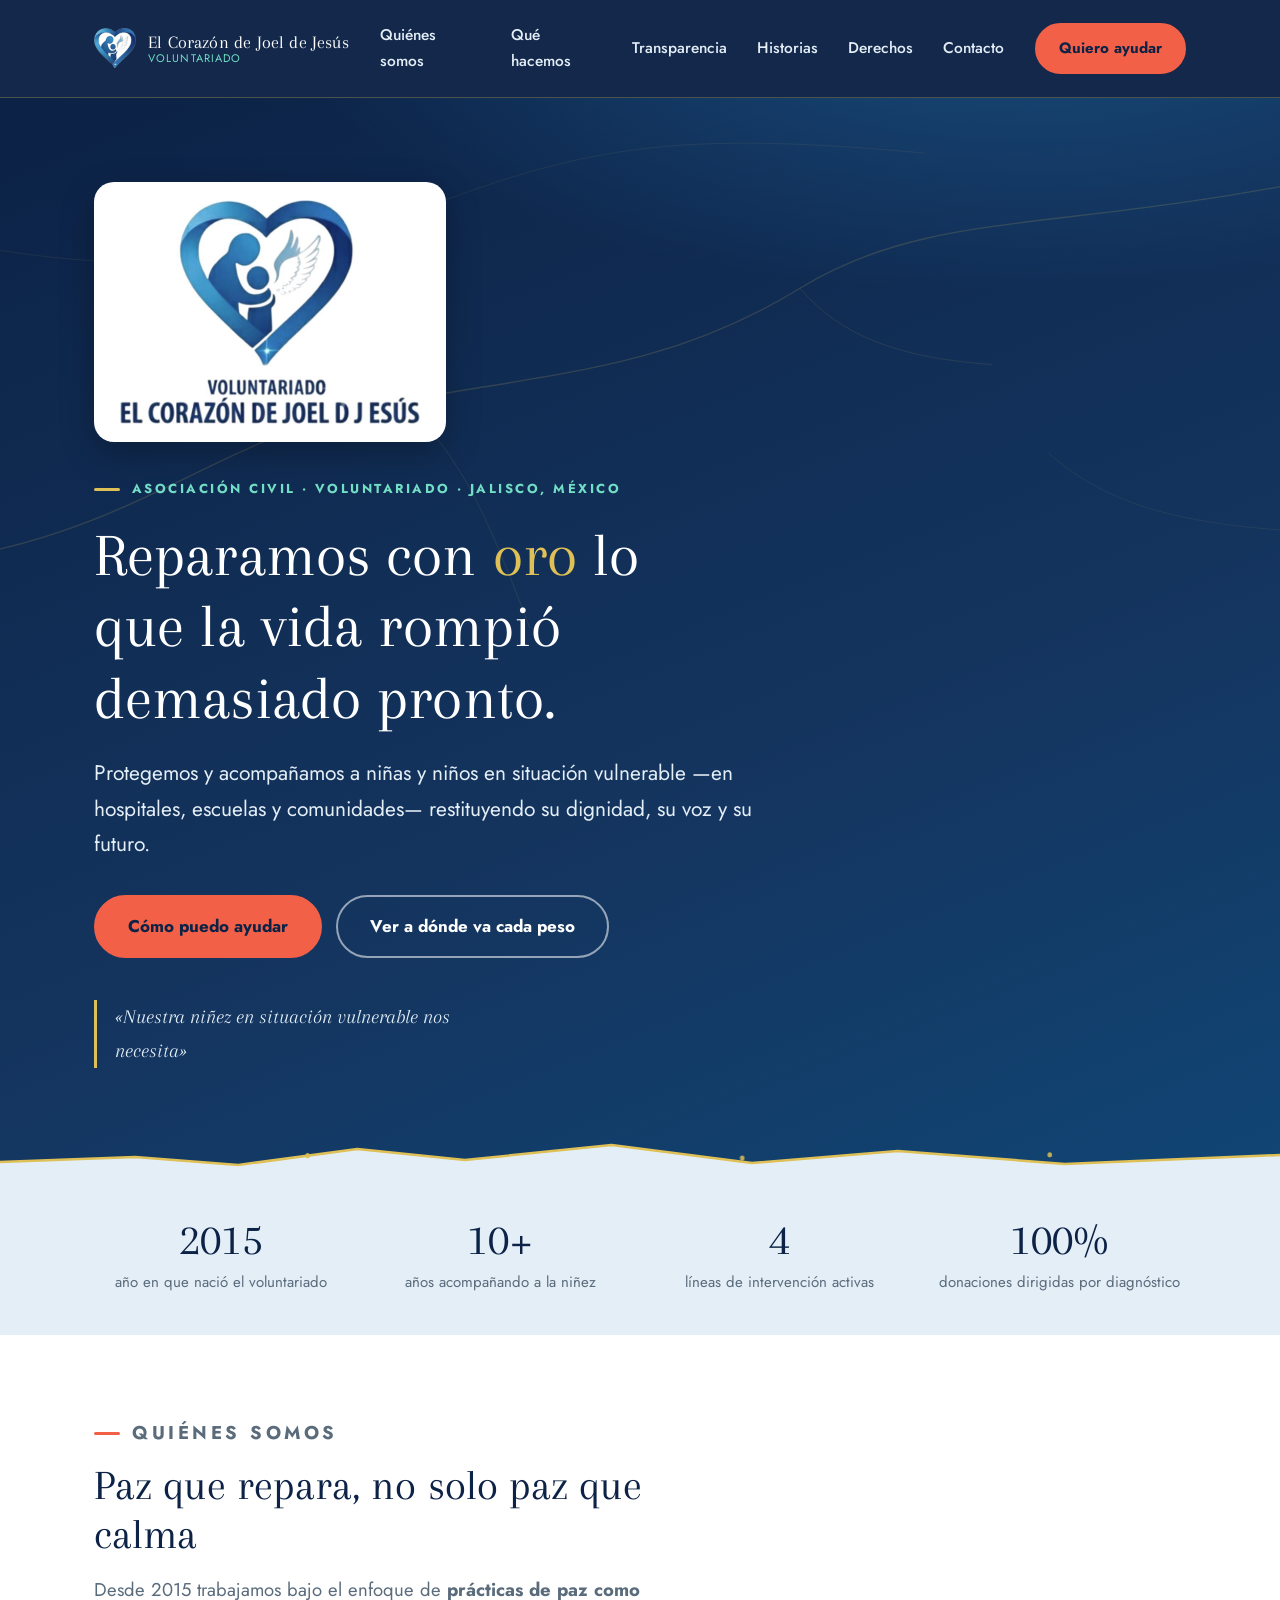
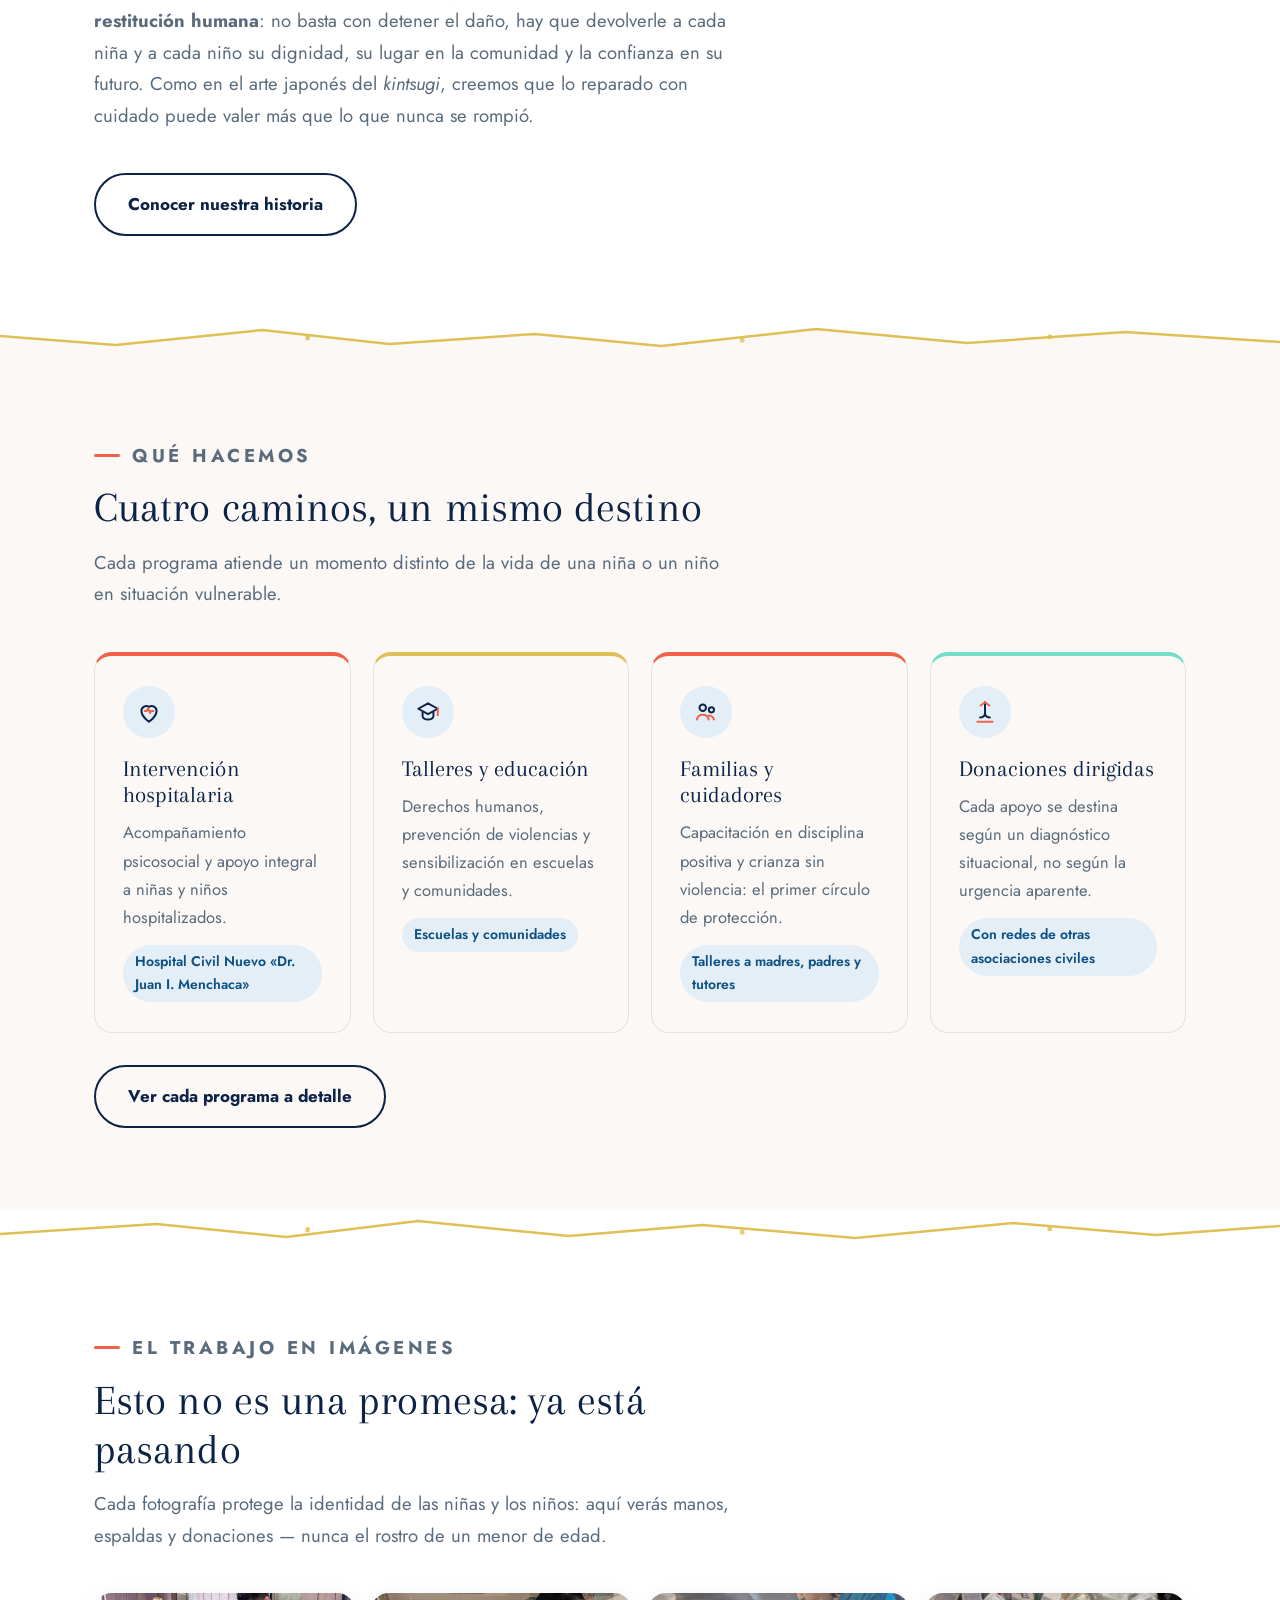
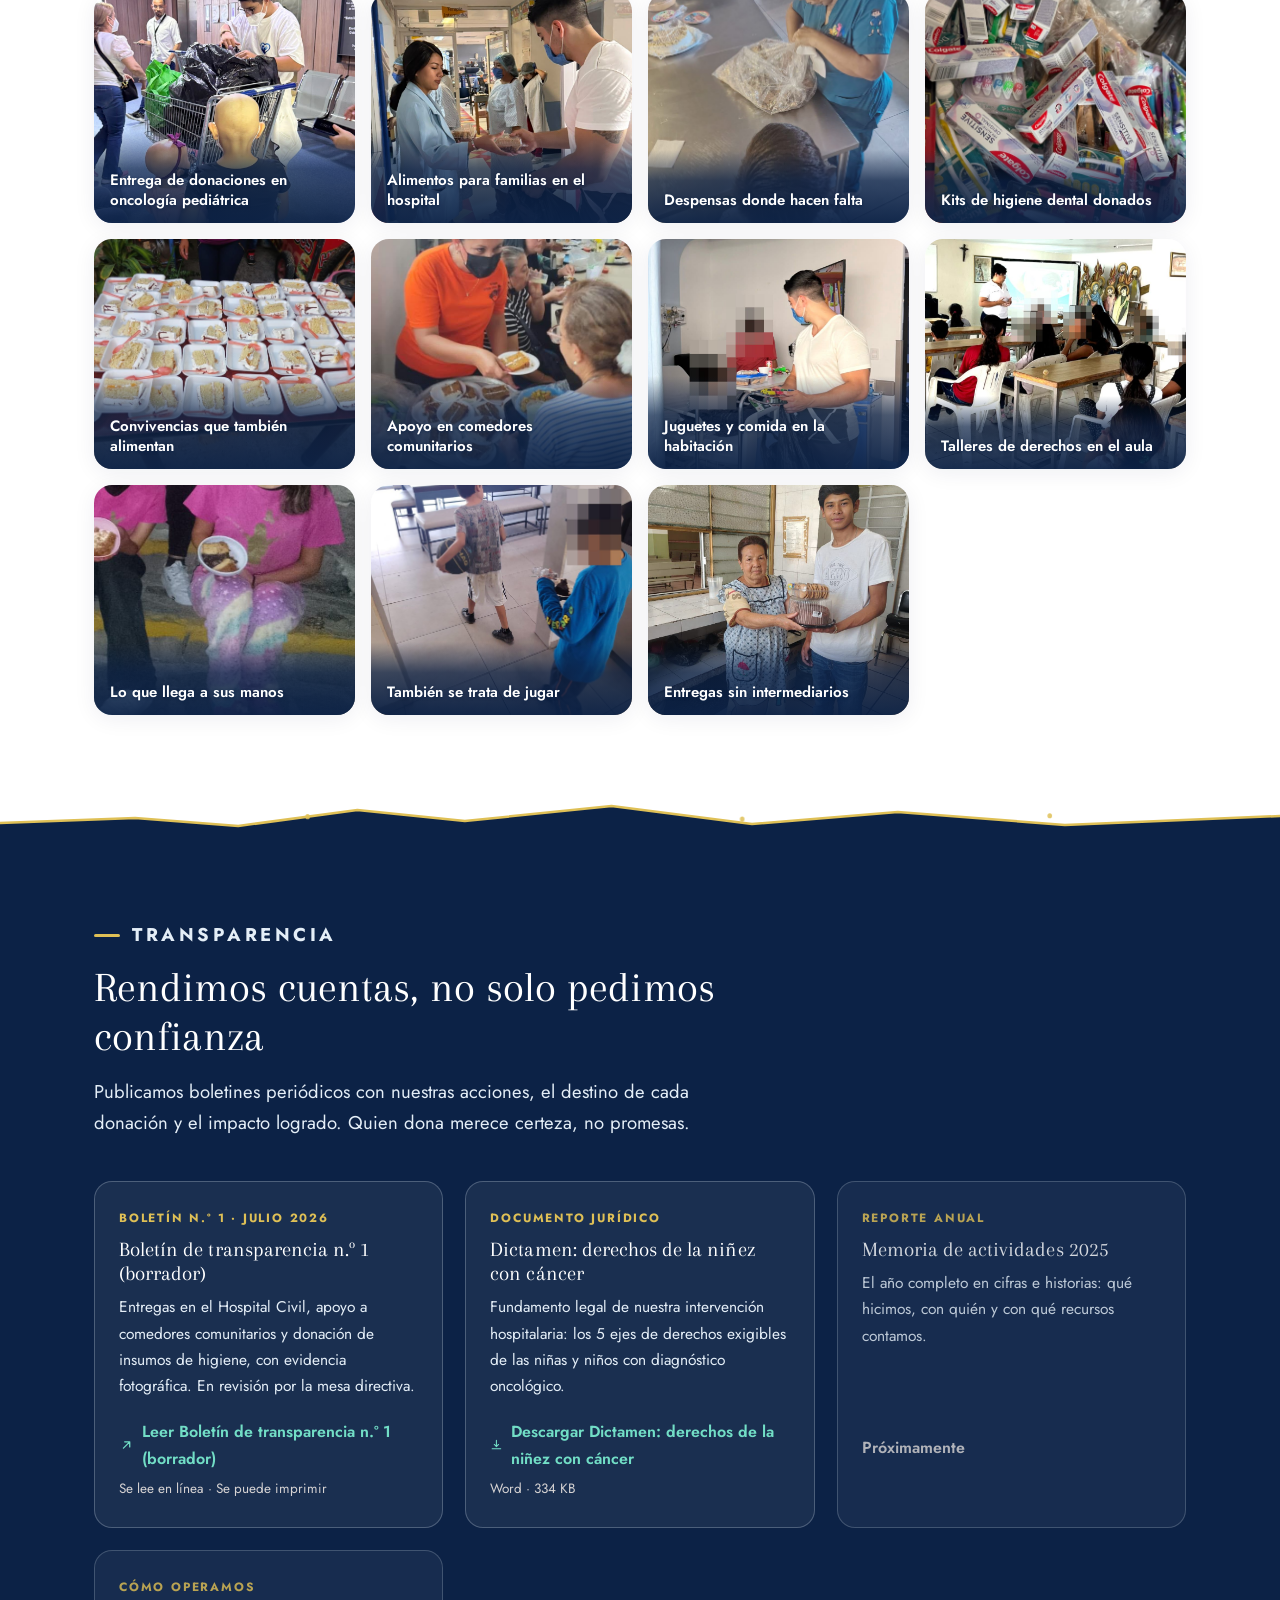
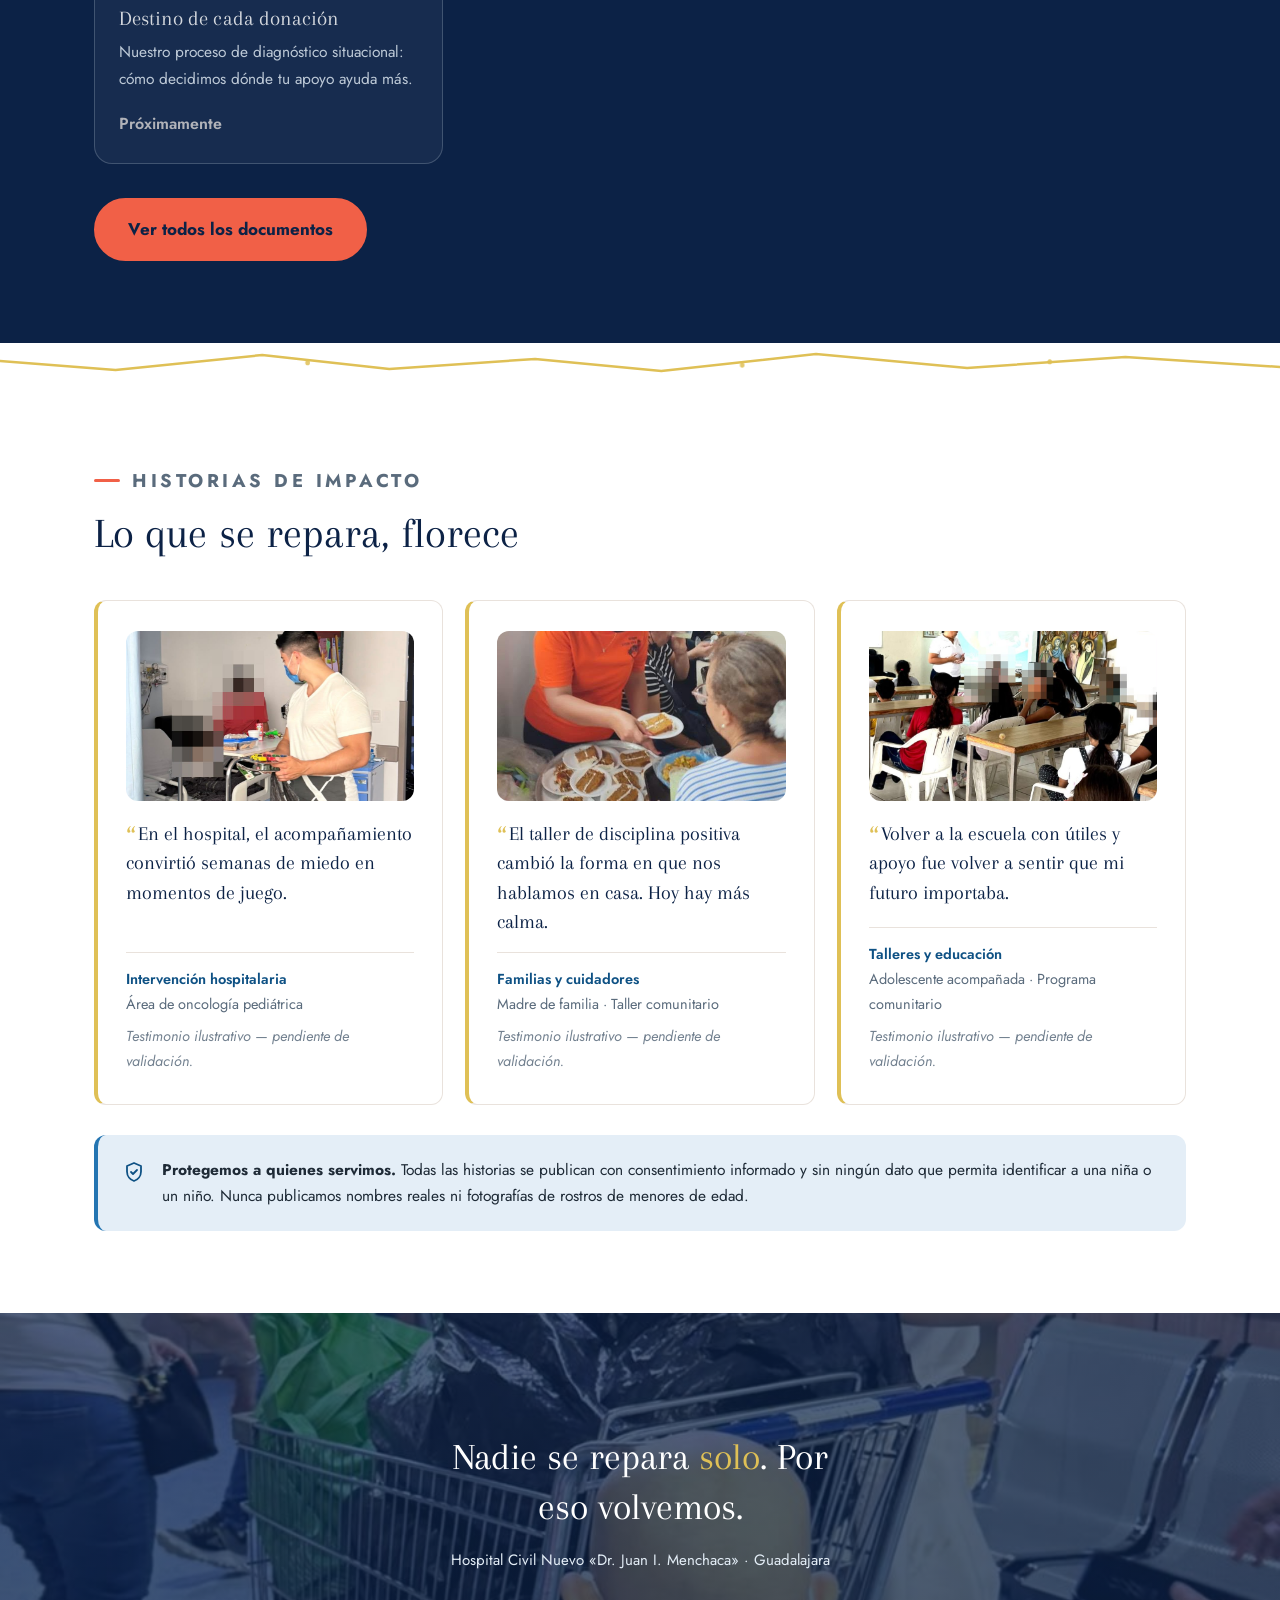
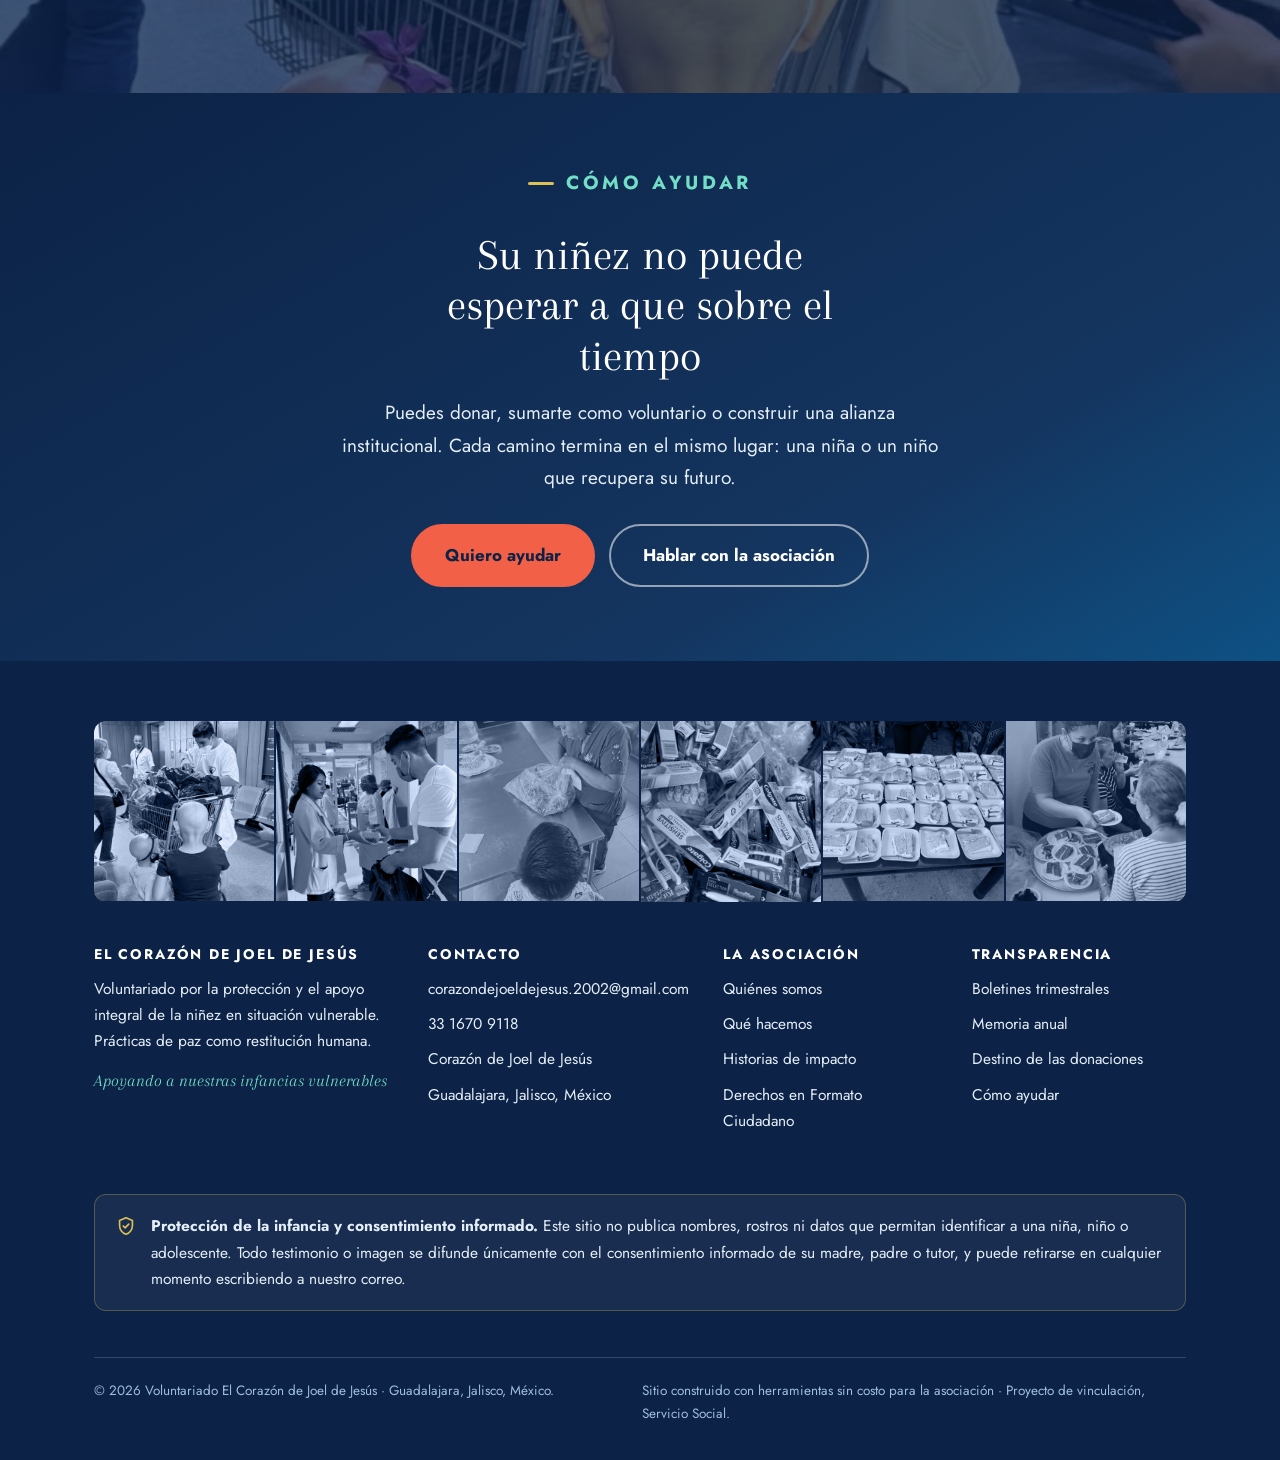
<file: docs/index.html>
<!DOCTYPE html>
<html lang="es-MX">
<head>
<meta charset="UTF-8">
<meta name="viewport" content="width=device-width, initial-scale=1">

<!-- ✏️ EDITABLE — Título y descripción que salen en Google -->
<title>El Corazón de Joel de Jesús — Asociación que ayuda a niñas y niños en Guadalajara</title>
<meta name="description" content="Voluntariado en Guadalajara, Jalisco, que protege y acompaña a niñas y niños en situación vulnerable: hospitales, escuelas y comunidades. Prácticas de paz como restitución humana.">
<link rel="canonical" href="https://fabianromo674-bit.github.io/corazon-joel-de-jesus/">

<!-- Cómo se ve al compartir en Facebook y WhatsApp -->
<meta property="og:type" content="website">
<meta property="og:locale" content="es_MX">
<meta property="og:site_name" content="El Corazón de Joel de Jesús">
<meta property="og:title" content="El Corazón de Joel de Jesús — Voluntariado por la niñez">
<meta property="og:description" content="Protegemos y acompañamos a niñas y niños en situación vulnerable en Guadalajara. Cada donación se dirige por diagnóstico situacional.">
<meta property="og:url" content="https://fabianromo674-bit.github.io/corazon-joel-de-jesus/">
<meta property="og:image" content="https://fabianromo674-bit.github.io/corazon-joel-de-jesus/assets/img/logo_completo.png">
<meta property="og:image:alt" content="Logotipo del Voluntariado El Corazón de Joel de Jesús.">
<meta name="twitter:card" content="summary_large_image">
<meta name="theme-color" content="#0c2246">

<link rel="icon" href="assets/img/favicon.png" type="image/png">
<link rel="apple-touch-icon" href="assets/img/apple-touch-icon.png">

<!-- Tipografías oficiales: Arapey (títulos) y Codec Pro (cuerpo).
     Codec Pro es de pago; usamos Jost como sustituto libre. -->
<link rel="preconnect" href="https://fonts.googleapis.com">
<link rel="preconnect" href="https://fonts.gstatic.com" crossorigin>
<link href="https://fonts.googleapis.com/css2?family=Arapey:ital@0;1&family=Jost:wght@400;500;600;700&display=swap" rel="stylesheet">
<link rel="stylesheet" href="assets/css/estilo.css">

<!-- Ficha de la asociación para buscadores (Schema.org) -->
<script type="application/ld+json">
{
  "@context": "https://schema.org",
  "@type": "NGO",
  "name": "Voluntariado El Corazón de Joel de Jesús",
  "alternateName": "Corazón de Joel de Jesús A.C.",
  "slogan": "Apoyando a nuestras infancias vulnerables",
  "description": "Asociación civil dedicada a la protección y apoyo integral de niñas y niños en situación vulnerable, bajo el marco de prácticas de paz como restitución humana.",
  "url": "https://fabianromo674-bit.github.io/corazon-joel-de-jesus/",
  "logo": "https://fabianromo674-bit.github.io/corazon-joel-de-jesus/assets/img/logo_completo.png",
  "foundingDate": "2015",
  "email": "corazondejoeldejesus.2002@gmail.com",
  "telephone": "+52-33-1670-9118",
  "address": {
    "@type": "PostalAddress",
    "addressLocality": "Guadalajara",
    "addressRegion": "Jalisco",
    "addressCountry": "MX"
  },
  "areaServed": {
    "@type": "AdministrativeArea",
    "name": "Área Metropolitana de Guadalajara, Jalisco, México"
  },
  "knowsAbout": [
    "Derechos de la niñez",
    "Acompañamiento hospitalario infantil",
    "Disciplina positiva",
    "Cultura de paz",
    "Restitución humana"
  ],
  "contactPoint": {
    "@type": "ContactPoint",
    "contactType": "Donaciones y voluntariado",
    "email": "corazondejoeldejesus.2002@gmail.com",
    "telephone": "+52-33-1670-9118",
    "availableLanguage": "Spanish"
  }
}
</script>
</head>
<body>

<a class="saltar" href="#contenido">Saltar al contenido principal</a>

<noscript>
  <p class="aviso-js">Este sitio funciona mejor con JavaScript activado, pero todo el contenido y los datos de contacto se pueden leer sin él.</p>
</noscript>

<!-- ===================== ENCABEZADO ===================== -->
<header class="encabezado">
  <nav class="barra" aria-label="Navegación principal">
    <!-- Logo, versión "solo corazón" (la que el manual asigna al encabezado) -->
    <a class="marca" href="index.html" aria-label="El Corazón de Joel de Jesús — Ir al inicio">
      <img src="assets/img/corazon.png" alt="" width="42" height="40">
      <span class="marca-texto">
        <b>El Corazón de Joel de Jesús</b>
        <span>Voluntariado</span>
      </span>
    </a>

    <button class="hamburguesa" aria-expanded="false" aria-controls="menu-principal">
      <span></span>
      <span class="solo-lectores">Abrir menú</span>
    </button>

    <ul class="menu" id="menu-principal">
      <li><a href="quienes-somos.html">Quiénes somos</a></li>
      <li><a href="que-hacemos.html">Qué hacemos</a></li>
      <li><a href="transparencia.html">Transparencia</a></li>
      <li><a href="historias.html">Historias</a></li>
      <li><a href="derechos-ciudadanos.html">Derechos</a></li>
      <li><a href="contacto.html">Contacto</a></li>
      <li><a class="boton" href="como-ayudar.html">Quiero ayudar</a></li>
    </ul>

    <a class="boton" href="como-ayudar.html">Quiero ayudar</a>
  </nav>
</header>

<main id="contenido">

  <!-- ===================== PORTADA ===================== -->
  <div class="portada">
    <!-- Vetas de oro al fondo: el kintsugi como textura -->
    <svg class="vetas" viewBox="0 0 1440 620" preserveAspectRatio="xMidYMid slice" aria-hidden="true" focusable="false">
      <g fill="none" stroke="#dfc056" stroke-linecap="round">
        <path d="M-20 512 C 180 470, 262 372, 452 340 S 760 300, 900 214 S 1180 150, 1460 96" stroke-width="1.5" opacity=".55"/>
        <path d="M452 340 C 520 404, 548 470, 596 596" stroke-width="1" opacity=".4"/>
        <path d="M900 214 C 946 268, 1010 292, 1116 300" stroke-width="1" opacity=".4"/>
        <path d="M-20 168 C 220 210, 356 168, 520 108 S 800 40, 1040 62" stroke-width="1" opacity=".3"/>
        <path d="M1180 400 C 1240 452, 1310 476, 1440 486" stroke-width="1" opacity=".3"/>
      </g>
    </svg>

    <div class="envoltura">
      <!-- Logo completo (con tagline). Va dentro de una tarjeta blanca
           porque el manual lo exige sobre fondo azul marino.
           Aparece UNA sola vez en esta página. -->
      <div class="caja-logo sube">
        <img src="assets/img/logo_completo.png"
             alt="Voluntariado El Corazón de Joel de Jesús. Apoyando a nuestras infancias vulnerables."
             width="300" height="225" fetchpriority="high">
      </div>

      <!-- ✏️ EDITABLE — Texto principal de la portada -->
      <p class="antetitulo sube" style="animation-delay:.06s">Asociación civil · Voluntariado · Jalisco, México</p>
      <h1 class="sube" style="animation-delay:.12s">Reparamos con <em>oro</em> lo que la vida rompió demasiado pronto.</h1>
      <p class="entrada sube" style="animation-delay:.18s">
        Protegemos y acompañamos a niñas y niños en situación vulnerable —en hospitales,
        escuelas y comunidades— restituyendo su dignidad, su voz y su futuro.
      </p>

      <div class="acciones sube" style="animation-delay:.24s">
        <a class="boton" href="como-ayudar.html">Cómo puedo ayudar</a>
        <a class="boton boton-linea" href="transparencia.html">Ver a dónde va cada peso</a>
      </div>

      <!-- El lema se edita en assets/js/contenido.js → lema -->
      <p class="lema sube" style="animation-delay:.3s" data-lema>«Nuestra niñez en situación vulnerable nos necesita»</p>
    </div>

    <div class="kintsugi" data-kintsugi data-fondo="#e4eef7"></div>
  </div>

  <!-- ===================== CIFRAS ===================== -->
  <!-- Los números se editan en assets/js/contenido.js → cifras -->
  <section class="cifras" aria-labelledby="titulo-cifras">
    <h2 id="titulo-cifras" class="solo-lectores">Nuestra trayectoria en cifras</h2>
    <div class="envoltura" data-cifras>
      <noscript>
        <div class="cifra"><b>2015</b><span>año en que nació el voluntariado</span></div>
        <div class="cifra"><b>10+</b><span>años acompañando a la niñez</span></div>
        <div class="cifra"><b>4</b><span>líneas de intervención activas</span></div>
        <div class="cifra"><b>100%</b><span>donaciones dirigidas por diagnóstico</span></div>
      </noscript>
    </div>
  </section>

  <!-- ===================== QUIÉNES SOMOS (resumen) ===================== -->
  <section class="seccion" aria-labelledby="titulo-quienes">
    <div class="envoltura">
      <div class="titulo">
        <p class="antetitulo">Quiénes somos</p>
        <!-- ✏️ EDITABLE -->
        <h2 id="titulo-quienes">Paz que repara, no solo paz que calma</h2>
        <p>
          Desde 2015 trabajamos bajo el enfoque de <strong>prácticas de paz como restitución
          humana</strong>: no basta con detener el daño, hay que devolverle a cada niña y a cada
          niño su dignidad, su lugar en la comunidad y la confianza en su futuro. Como en el arte
          japonés del <em>kintsugi</em>, creemos que lo reparado con cuidado puede valer más que
          lo que nunca se rompió.
        </p>
      </div>
      <p><a class="boton boton-claro" href="quienes-somos.html">Conocer nuestra historia</a></p>
    </div>
  </section>

  <div class="kintsugi" data-kintsugi data-fondo="#fbf8f6"></div>

  <!-- ===================== QUÉ HACEMOS (resumen) ===================== -->
  <section class="seccion crema" aria-labelledby="titulo-programas">
    <div class="envoltura">
      <div class="titulo">
        <p class="antetitulo">Qué hacemos</p>
        <!-- ✏️ EDITABLE -->
        <h2 id="titulo-programas">Cuatro caminos, un mismo destino</h2>
        <p>Cada programa atiende un momento distinto de la vida de una niña o un niño en situación vulnerable.</p>
      </div>

      <!-- 🧩 Las 4 tarjetas se generan solas desde
           assets/js/contenido.js → programas -->
      <div class="rejilla rejilla-4" data-programas>
        <noscript>
          <p>Nuestros programas: intervención hospitalaria, talleres en escuelas,
             capacitación a familias y donaciones dirigidas por diagnóstico.
             Conócelos en la página «Qué hacemos».</p>
        </noscript>
      </div>

      <p style="margin-top:32px"><a class="boton boton-claro" href="que-hacemos.html">Ver cada programa a detalle</a></p>
    </div>
  </section>

  <div class="kintsugi" data-kintsugi data-fondo="#ffffff"></div>

  <!-- ===================== EL TRABAJO EN IMÁGENES ===================== -->
  <section class="seccion" aria-labelledby="titulo-galeria">
    <div class="envoltura">
      <div class="titulo">
        <p class="antetitulo">El trabajo en imágenes</p>
        <!-- ✏️ EDITABLE -->
        <h2 id="titulo-galeria">Esto no es una promesa: ya está pasando</h2>
        <p>
          Cada fotografía protege la identidad de las niñas y los niños: aquí verás manos,
          espaldas y donaciones — nunca el rostro de un menor de edad.
        </p>
      </div>

      <!-- 📷 Las fotos se editan en assets/js/contenido.js → galeriaFotos -->
      <div class="galeria-mosaico" data-galeria-fotos>
        <noscript>
          <p>Galería de fotografías de nuestro trabajo en hospitales, comedores y
             comunidades, siempre protegiendo la identidad de la niñez.</p>
        </noscript>
      </div>
    </div>
  </section>

  <div class="kintsugi" data-kintsugi data-fondo="#0c2246"></div>

  <!-- ===================== TRANSPARENCIA (resumen) ===================== -->
  <section class="seccion oscuro" aria-labelledby="titulo-transparencia">
    <div class="envoltura">
      <div class="titulo">
        <p class="antetitulo">Transparencia</p>
        <!-- ✏️ EDITABLE -->
        <h2 id="titulo-transparencia">Rendimos cuentas, no solo pedimos confianza</h2>
        <p>
          Publicamos boletines periódicos con nuestras acciones, el destino de cada donación y
          el impacto logrado. Quien dona merece certeza, no promesas.
        </p>
      </div>

      <!-- Los boletines se editan en assets/js/contenido.js → boletines -->
      <div class="rejilla rejilla-3" data-boletines></div>

      <p style="margin-top:34px"><a class="boton" href="transparencia.html">Ver todos los documentos</a></p>
    </div>
  </section>

  <div class="kintsugi" data-kintsugi data-fondo="#ffffff"></div>

  <!-- ===================== HISTORIAS (resumen) ===================== -->
  <section class="seccion" aria-labelledby="titulo-historias">
    <div class="envoltura">
      <div class="titulo">
        <p class="antetitulo">Historias de impacto</p>
        <!-- ✏️ EDITABLE -->
        <h2 id="titulo-historias">Lo que se repara, florece</h2>
      </div>

      <!-- Las historias se editan en assets/js/contenido.js → historias -->
      <div class="rejilla rejilla-3" data-historias></div>

      <div class="aviso-proteccion">
        <svg viewBox="0 0 24 24" fill="none" aria-hidden="true"><path d="M12 3l7 3v5.5c0 4.3-3 8.2-7 9.5-4-1.3-7-5.2-7-9.5V6l7-3Z" stroke="#0e5184" stroke-width="1.8" stroke-linejoin="round"/><path d="M9 12l2 2 4-4" stroke="#0e5184" stroke-width="1.8" stroke-linecap="round" stroke-linejoin="round"/></svg>
        <p>
          <strong>Protegemos a quienes servimos.</strong> Todas las historias se publican con
          consentimiento informado y sin ningún dato que permita identificar a una niña o un niño.
          Nunca publicamos nombres reales ni fotografías de rostros de menores de edad.
        </p>
      </div>
    </div>
  </section>

  <!-- ===================== BANDA FOTOGRÁFICA =====================
       Respiro visual antes del llamado final. La fotografía va bajo un
       velo azul marino para que la frase conserve contraste AA.
       ✏️ Para cambiar la foto, cambien el nombre del archivo en --foto -->
  <aside class="banda-foto" style="--foto:url('../img/fotos/donaciones-oncologia.jpg')">
    <div class="envoltura">
      <!-- ✏️ EDITABLE -->
      <p class="frase">Nadie se repara <em>solo</em>. Por eso volvemos.</p>
      <p class="pie-frase">Hospital Civil Nuevo «Dr. Juan I. Menchaca» · Guadalajara</p>
    </div>
  </aside>

  <!-- ===================== LLAMADO FINAL ===================== -->
  <section class="llamado" aria-labelledby="titulo-llamado">
    <div class="envoltura">
      <p class="antetitulo" style="justify-content:center;color:var(--menta)">Cómo ayudar</p>
      <!-- ✏️ EDITABLE -->
      <h2 id="titulo-llamado">Su niñez no puede esperar a que sobre el tiempo</h2>
      <p>
        Puedes donar, sumarte como voluntario o construir una alianza institucional.
        Cada camino termina en el mismo lugar: una niña o un niño que recupera su futuro.
      </p>
      <div class="acciones">
        <a class="boton" href="como-ayudar.html">Quiero ayudar</a>
        <a class="boton boton-linea" href="contacto.html">Hablar con la asociación</a>
      </div>
    </div>
  </section>

</main>

<!-- ===================== PIE DE PÁGINA ===================== -->
<footer class="pie">
  <div class="envoltura">
    <!-- Tira fotográfica: se genera sola desde contenido.js → galeriaFotos -->
    <div class="pie-tira" data-pie-tira></div>

    <div class="columnas">      <div>
        <!-- En esta página el logo completo ya aparece en la portada.
             Por regla del manual (usarlo una sola vez por vista), aquí
             va solo el nombre escrito. -->
        <h3>El Corazón de Joel de Jesús</h3>
        <p>
          Voluntariado por la protección y el apoyo integral de la niñez en situación vulnerable.
          Prácticas de paz como restitución humana.
        </p>
        <p class="lema-pie">Apoyando a nuestras infancias vulnerables</p>
      </div>

      <div>
        <h3>Contacto</h3>
        <!-- Estos datos se editan en assets/js/contenido.js → contacto -->
        <ul>
          <li><a data-correo data-correo-texto href="mailto:corazondejoeldejesus.2002@gmail.com">corazondejoeldejesus.2002@gmail.com</a></li>
          <li><a data-telefono data-telefono-texto href="tel:+523316709118">33 1670 9118</a></li>
          <li><a data-facebook data-facebook-texto href="https://www.facebook.com/" target="_blank" rel="noopener">Corazón de Joel de Jesús</a></li>
          <li><span data-campo="ciudad">Guadalajara, Jalisco, México</span></li>
        </ul>
      </div>

      <div>
        <h3>La asociación</h3>
        <ul>
          <li><a href="quienes-somos.html">Quiénes somos</a></li>
          <li><a href="que-hacemos.html">Qué hacemos</a></li>
          <li><a href="historias.html">Historias de impacto</a></li>
          <li><a href="derechos-ciudadanos.html">Derechos en Formato Ciudadano</a></li>
        </ul>
      </div>

      <div>
        <h3>Transparencia</h3>
        <ul>
          <li><a href="transparencia.html">Boletines trimestrales</a></li>
          <li><a href="transparencia.html#memoria">Memoria anual</a></li>
          <li><a href="transparencia.html#diagnostico">Destino de las donaciones</a></li>
          <li><a href="como-ayudar.html">Cómo ayudar</a></li>
        </ul>
      </div>

      <!-- Nota de consentimiento informado (obligatoria) -->
      <div class="consentimiento">
        <svg viewBox="0 0 24 24" fill="none" aria-hidden="true"><path d="M12 3l7 3v5.5c0 4.3-3 8.2-7 9.5-4-1.3-7-5.2-7-9.5V6l7-3Z" stroke="#dfc056" stroke-width="1.8" stroke-linejoin="round"/><path d="M9 12l2 2 4-4" stroke="#dfc056" stroke-width="1.8" stroke-linecap="round" stroke-linejoin="round"/></svg>
        <p>
          <strong>Protección de la infancia y consentimiento informado.</strong>
          Este sitio no publica nombres, rostros ni datos que permitan identificar a una niña,
          niño o adolescente. Todo testimonio o imagen se difunde únicamente con el consentimiento
          informado de su madre, padre o tutor, y puede retirarse en cualquier momento
          escribiendo a nuestro correo.
        </p>
      </div>

      <div class="legal">
        <p>© <span data-anio>2026</span> Voluntariado El Corazón de Joel de Jesús · Guadalajara, Jalisco, México.</p>
        <p>Sitio construido con herramientas sin costo para la asociación · Proyecto de vinculación, Servicio Social.</p>
      </div>
    </div>
  </div>
</footer>

<script src="assets/js/contenido.js"></script>
<script src="assets/js/sitio.js"></script>
</body>
</html>
</file>
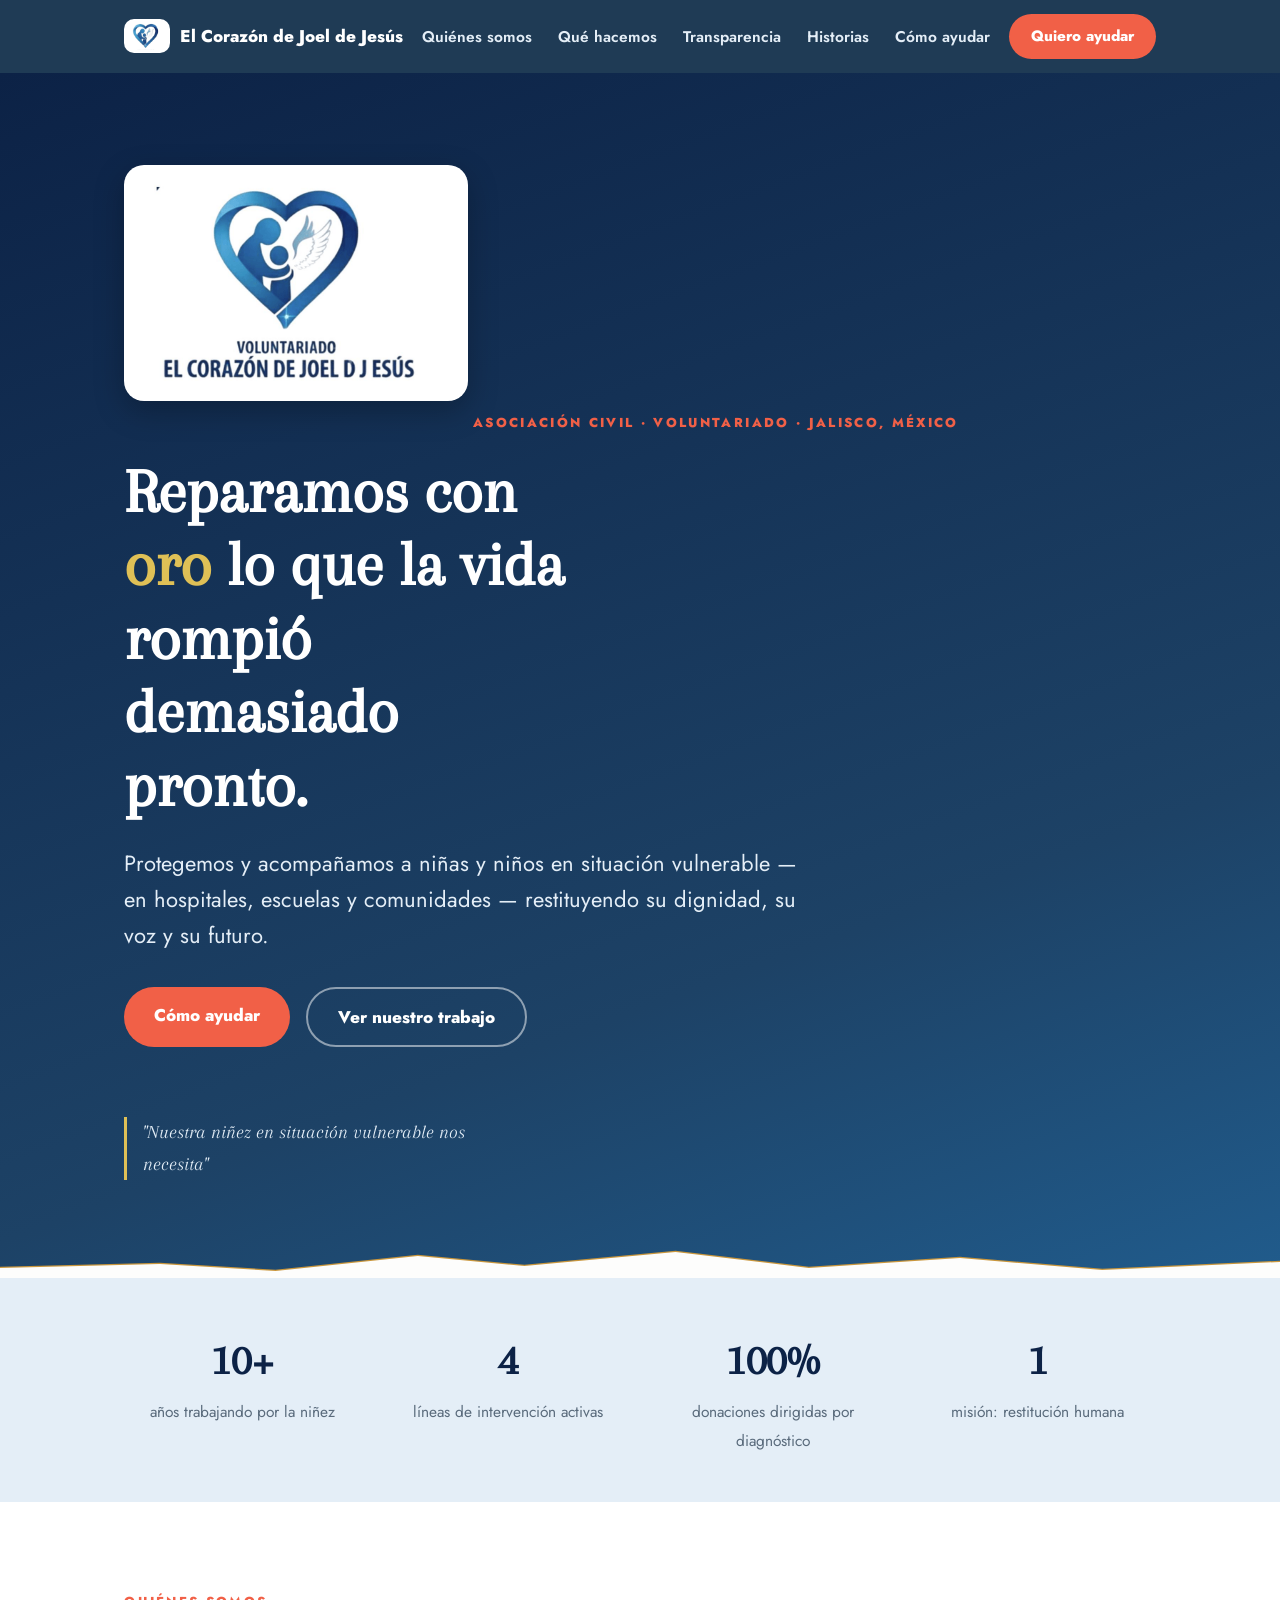
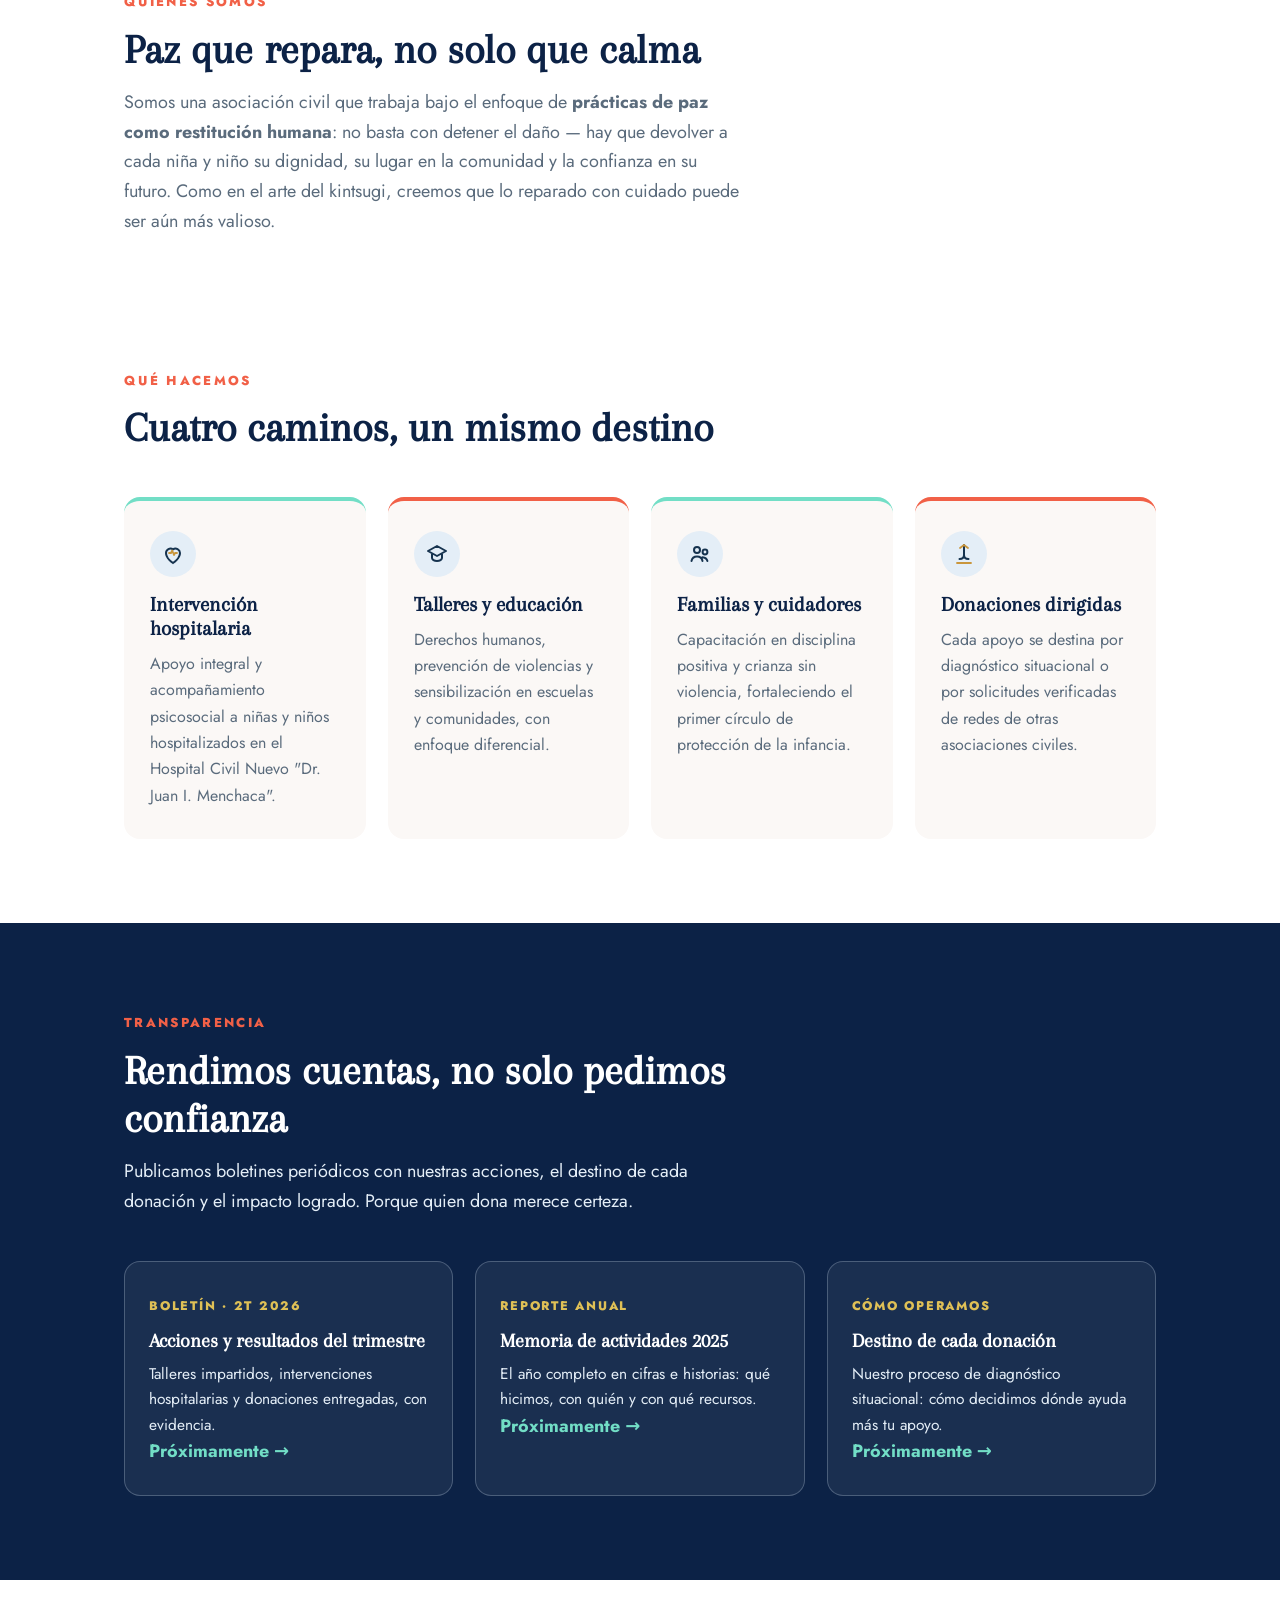
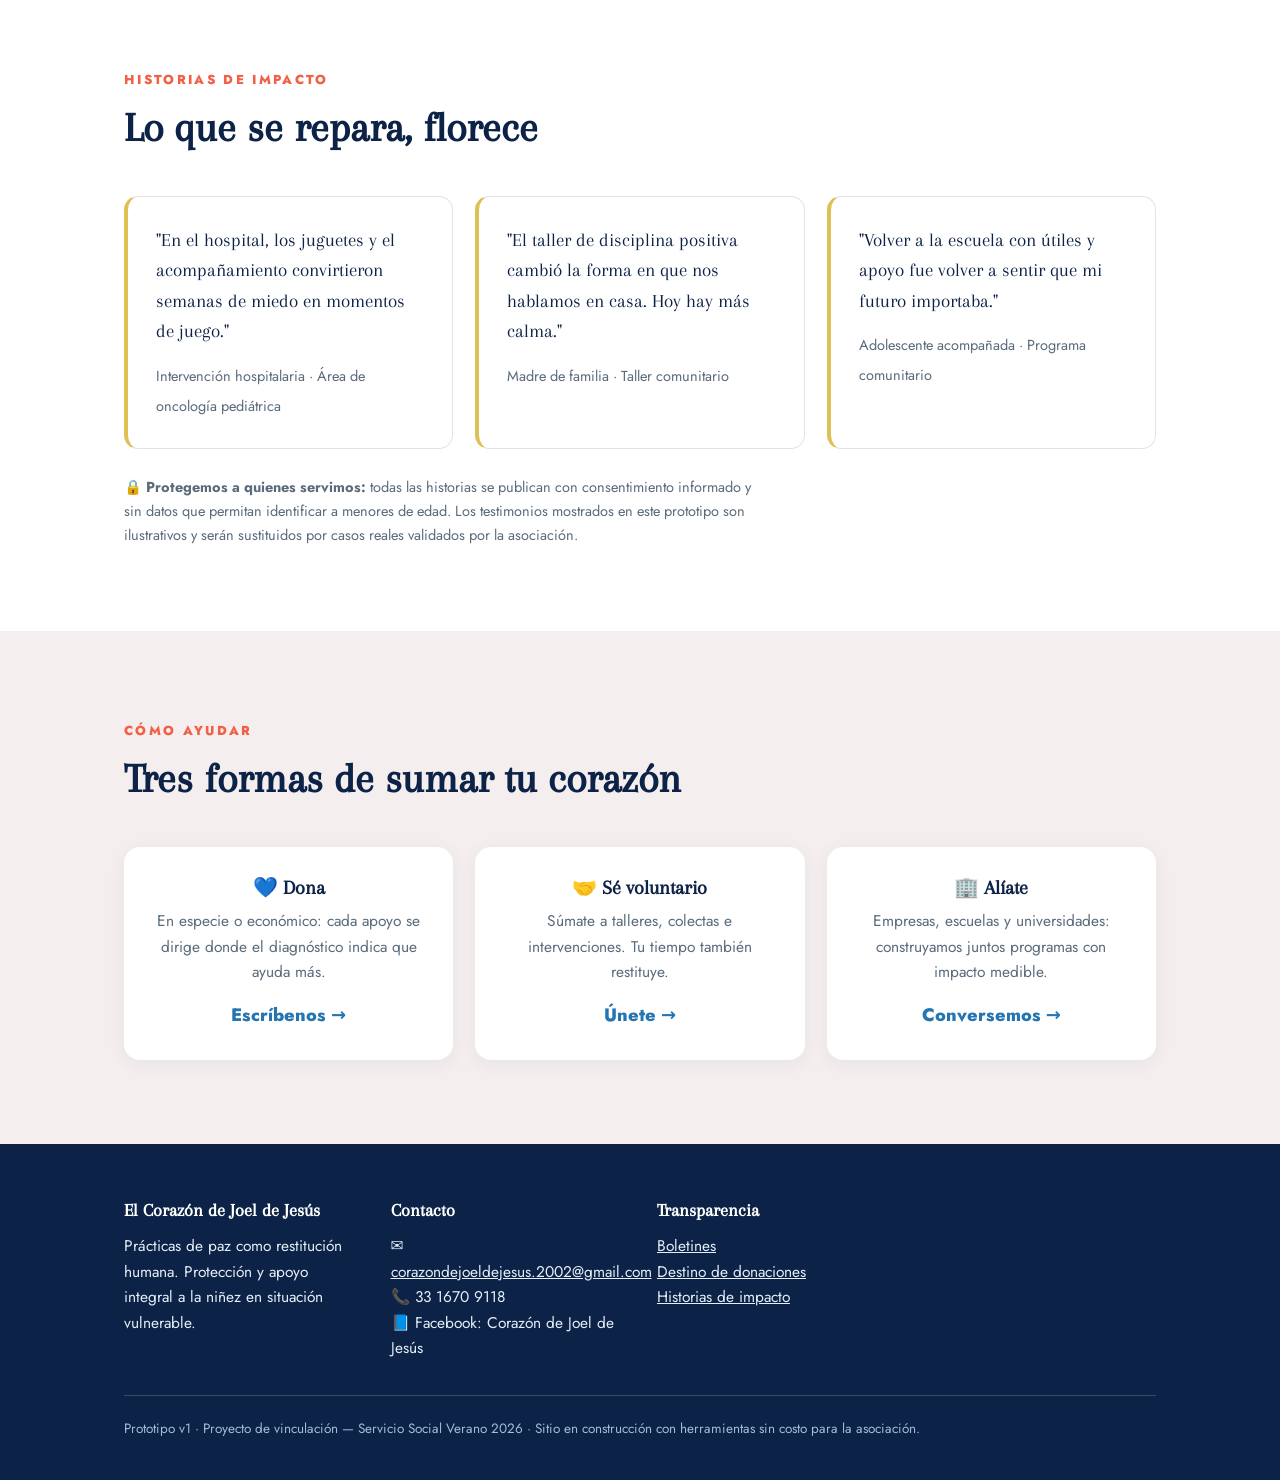
<file: prototipo_micrositio.html>
<!DOCTYPE html>
<html lang="es">
<head>
<meta charset="UTF-8">
<meta name="viewport" content="width=device-width, initial-scale=1.0">
<title>Corazón de Joel de Jesús A.C. — Prácticas de paz como restitución humana</title>
<meta name="description" content="Asociación civil dedicada a la protección y apoyo integral de niñas y niños en situación vulnerable. Más de una década restituyendo dignidad, voz y futuro.">
<link rel="preconnect" href="https://fonts.googleapis.com">
<link href="https://fonts.googleapis.com/css2?family=Arapey:ital@0;1&family=Jost:wght@400;500;600;700&display=swap" rel="stylesheet">
<!-- Tipografías oficiales del manual: Arapey (títulos) y Codec Pro (cuerpo). Codec Pro es de pago; Jost es el sustituto libre más cercano. -->
<style>
  :root{
    --navy:#0C2246; --azul:#2475B2; --azul2:#0E5184; --cielo:#E4EEF7; --hielo:#F4EEEE;
    --blanco:#FFFFFF; --coral:#F16047; --oro:#DFC056; --menta:#72DEC6; --tinta:#1E2A36; --gris:#5A6B7C;
  }
  *{margin:0;padding:0;box-sizing:border-box}
  html{scroll-behavior:smooth}
  @media (prefers-reduced-motion: reduce){html{scroll-behavior:auto} .rise{animation:none!important}}
  body{font-family:'Jost','Codec Pro',system-ui,sans-serif;color:var(--tinta);background:var(--blanco);font-size:18px;line-height:1.65}
  h1,h2,h3{font-family:'Arapey',Georgia,serif;color:var(--navy);line-height:1.15}
  a{color:var(--azul)}
  .wrap{max-width:1080px;margin:0 auto;padding:0 24px}
  .eyebrow{font-size:13px;font-weight:800;letter-spacing:.18em;text-transform:uppercase;color:var(--coral)}
  .btn{display:inline-block;background:var(--coral);color:#fff;font-weight:800;padding:14px 30px;border-radius:999px;text-decoration:none;font-size:17px;transition:transform .15s ease, box-shadow .15s ease}
  .btn:hover{transform:translateY(-2px);box-shadow:0 8px 20px rgba(241,96,71,.4)}
  .btn:focus-visible, a:focus-visible{outline:3px solid var(--oro);outline-offset:3px}
  .btn.sec{background:transparent;color:var(--blanco);border:2px solid rgba(255,255,255,.5)}
  /* ---- Signature: gold kintsugi seam ---- */
  .seam{display:block;width:100%;height:34px}
  /* ---- Header ---- */
  header{position:sticky;top:0;z-index:50;background:rgba(22,51,79,.96);backdrop-filter:blur(6px)}
  nav{display:flex;align-items:center;justify-content:space-between;padding:14px 24px;max-width:1080px;margin:0 auto}
  .logo{display:flex;align-items:center;gap:10px;color:var(--blanco);font-weight:800;text-decoration:none;font-size:17px}
  .logo svg{flex:none}
  .navlinks{display:flex;gap:26px;list-style:none}
  .navlinks a{color:var(--cielo);text-decoration:none;font-weight:600;font-size:15.5px}
  .navlinks a:hover{color:#fff}
  @media(max-width:760px){.navlinks{display:none}}
  /* ---- Hero ---- */
  .hero{background:linear-gradient(160deg,var(--navy) 0%,#1D4266 70%,var(--azul) 130%);color:var(--blanco);padding:92px 0 0;position:relative;overflow:hidden}
  .hero .wrap{position:relative;z-index:2}
  .hero h1{color:var(--blanco);font-size:clamp(38px,6vw,64px);font-weight:600;max-width:15ch;margin:18px 0 22px}
  .hero h1 em{font-style:normal;color:var(--oro)}
  .hero .logobox{background:#fff;border-radius:20px;padding:14px 22px;display:inline-block;margin-bottom:26px;box-shadow:0 10px 30px rgba(0,0,0,.25)}
  .hero .logobox img{display:block;width:min(300px,60vw);height:auto}
  .hero p.lead{font-size:clamp(18px,2.2vw,22px);color:var(--cielo);max-width:52ch;margin-bottom:34px}
  .hero .cta{display:flex;gap:16px;flex-wrap:wrap;margin-bottom:70px}
  .lema{border-left:3px solid var(--oro);padding-left:16px;font-family:'Arapey',serif;font-size:19px;color:var(--cielo);font-style:italic;margin-bottom:64px;max-width:40ch}
  .rise{animation:rise .8s ease both}
  @keyframes rise{from{opacity:0;transform:translateY(18px)}to{opacity:1;transform:none}}
  /* ---- Stats ---- */
  .stats{background:var(--cielo);padding:46px 0}
  .stats .wrap{display:grid;grid-template-columns:repeat(auto-fit,minmax(200px,1fr));gap:28px;text-align:center}
  .stat b{display:block;font-family:'Arapey',serif;font-size:44px;color:var(--navy);font-weight:700}
  .stat span{color:var(--gris);font-size:15.5px}
  /* ---- Sections ---- */
  section{padding:84px 0}
  .sec-head{max-width:56ch;margin-bottom:44px}
  .sec-head h2{font-size:clamp(30px,4vw,42px);margin:10px 0 14px}
  .sec-head p{color:var(--gris)}
  /* Qué hacemos */
  .prog-grid{display:grid;grid-template-columns:repeat(auto-fit,minmax(240px,1fr));gap:22px}
  .prog{background:#FBF8F6;border-radius:16px;padding:30px 26px;border-top:4px solid var(--menta)}
  .prog:nth-child(2n){border-top-color:var(--coral)}
  .prog h3{font-size:21px;margin-bottom:10px}
  .prog p{font-size:16px;color:var(--gris)}
  .prog .ic{width:46px;height:46px;border-radius:50%;background:var(--cielo);display:grid;place-items:center;margin-bottom:16px}
  /* Transparencia */
  .transp{background:var(--navy);color:var(--cielo)}
  .transp h2,.transp h3{color:var(--blanco)}
  .transp .sec-head p{color:var(--cielo)}
  .bol-grid{display:grid;grid-template-columns:repeat(auto-fit,minmax(250px,1fr));gap:22px}
  .bol{background:rgba(255,255,255,.06);border:1px solid rgba(220,234,247,.25);border-radius:16px;padding:28px 24px}
  .bol .tag{font-size:12.5px;font-weight:800;letter-spacing:.14em;color:var(--oro);text-transform:uppercase}
  .bol h3{font-size:20px;margin:10px 0 8px}
  .bol p{font-size:15.5px}
  .bol a{color:var(--menta);font-weight:700;text-decoration:none}
  /* Historias */
  .hist-grid{display:grid;grid-template-columns:repeat(auto-fit,minmax(280px,1fr));gap:22px}
  .hist{background:var(--blanco);border:1px solid #E9E2DC;border-left:4px solid var(--oro);border-radius:14px;padding:28px}
  .hist p{font-family:'Arapey',serif;font-size:18.5px;color:var(--navy);margin-bottom:14px}
  .hist span{font-size:14.5px;color:var(--gris)}
  .privacidad{margin-top:26px;font-size:14.5px;color:var(--gris);max-width:70ch}
  /* Ayudar */
  .ayudar{background:var(--hielo)}
  .ayuda-grid{display:grid;grid-template-columns:repeat(auto-fit,minmax(230px,1fr));gap:22px}
  .ayuda{background:var(--blanco);border-radius:16px;padding:30px 26px;text-align:center;box-shadow:0 4px 18px rgba(22,51,79,.06)}
  .ayuda h3{font-size:20px;margin-bottom:8px}
  .ayuda p{font-size:15.5px;color:var(--gris);margin-bottom:16px}
  .ayuda a{font-weight:800;text-decoration:none}
  /* Footer */
  footer{background:var(--navy);color:var(--cielo);padding:56px 0 40px}
  footer .wrap{display:grid;grid-template-columns:repeat(auto-fit,minmax(230px,1fr));gap:34px}
  footer h3{color:var(--blanco);font-size:18px;margin-bottom:12px}
  footer p,footer a{font-size:15.5px;color:var(--cielo)}
  .credit{grid-column:1/-1;border-top:1px solid rgba(220,234,247,.2);padding-top:22px;font-size:13.5px;color:#9FBEDC}
</style>
</head>
<body>

<header>
  <nav aria-label="Principal">
    <a class="logo" href="#inicio">
      <span style="background:#fff;border-radius:10px;padding:3px 6px;display:inline-flex"><img src="[data-uri]" alt="Logotipo Corazón de Joel de Jesús" width="34" height="28" style="object-fit:contain"></span>
      El Corazón de Joel de Jesús
    </a>
    <ul class="navlinks">
      <li><a href="#quienes">Quiénes somos</a></li>
      <li><a href="#programas">Qué hacemos</a></li>
      <li><a href="#transparencia">Transparencia</a></li>
      <li><a href="#historias">Historias</a></li>
      <li><a href="#ayudar">Cómo ayudar</a></li>
    </ul>
    <a class="btn" style="padding:10px 22px;font-size:15px" href="#ayudar">Quiero ayudar</a>
  </nav>
</header>

<main id="inicio">
  <div class="hero">
    <div class="wrap">
      <div class="logobox rise"><img src="[data-uri]" alt="Voluntariado El Corazón de Joel de Jesús — Apoyando a nuestras infancias vulnerables"></div>
      <span class="eyebrow rise">Asociación civil · Voluntariado · Jalisco, México</span>
      <h1 class="rise" style="animation-delay:.08s">Reparamos con <em>oro</em> lo que la vida rompió demasiado pronto.</h1>
      <p class="lead rise" style="animation-delay:.16s">Protegemos y acompañamos a niñas y niños en situación vulnerable — en hospitales, escuelas y comunidades — restituyendo su dignidad, su voz y su futuro.</p>
      <div class="cta rise" style="animation-delay:.24s">
        <a class="btn" href="#ayudar">Cómo ayudar</a>
        <a class="btn sec" href="#transparencia">Ver nuestro trabajo</a>
      </div>
      <p class="lema rise" style="animation-delay:.32s">"Nuestra niñez en situación vulnerable nos necesita"</p>
    </div>
    <!-- Signature: kintsugi seam -->
    <svg class="seam" viewBox="0 0 1440 34" preserveAspectRatio="none" aria-hidden="true"><path d="M0 24 L180 20 L310 27 L470 12 L590 22 L760 8 L910 24 L1080 14 L1240 26 L1440 18" stroke="#C9963C" stroke-width="2.5" fill="none"/><path d="M0 34 L0 24 L180 20 L310 27 L470 12 L590 22 L760 8 L910 24 L1080 14 L1240 26 L1440 18 L1440 34 Z" fill="#FDFDFC"/></svg>
  </div>

  <div class="stats" role="region" aria-label="Nuestra trayectoria en cifras">
    <div class="wrap">
      <div class="stat"><b>10+</b><span>años trabajando por la niñez</span></div>
      <div class="stat"><b>4</b><span>líneas de intervención activas</span></div>
      <div class="stat"><b>100%</b><span>donaciones dirigidas por diagnóstico</span></div>
      <div class="stat"><b>1</b><span>misión: restitución humana</span></div>
    </div>
  </div>

  <section id="quienes">
    <div class="wrap">
      <div class="sec-head">
        <span class="eyebrow">Quiénes somos</span>
        <h2>Paz que repara, no solo que calma</h2>
        <p>Somos una asociación civil que trabaja bajo el enfoque de <strong>prácticas de paz como restitución humana</strong>: no basta con detener el daño — hay que devolver a cada niña y niño su dignidad, su lugar en la comunidad y la confianza en su futuro. Como en el arte del kintsugi, creemos que lo reparado con cuidado puede ser aún más valioso.</p>
      </div>
    </div>
  </section>

  <section id="programas" style="padding-top:0">
    <div class="wrap">
      <div class="sec-head">
        <span class="eyebrow">Qué hacemos</span>
        <h2>Cuatro caminos, un mismo destino</h2>
      </div>
      <div class="prog-grid">
        <div class="prog">
          <div class="ic"><svg width="24" height="24" viewBox="0 0 24 24" fill="none" aria-hidden="true"><path d="M12 21s-7-4.6-7-10a4.5 4.5 0 0 1 7-3.7A4.5 4.5 0 0 1 19 11c0 5.4-7 10-7 10Z" stroke="#16334F" stroke-width="2"/><path d="M8 11h2l1.2-2.5L13 13l1-2h2" stroke="#C9963C" stroke-width="1.8" stroke-linecap="round" stroke-linejoin="round"/></svg></div>
          <h3>Intervención hospitalaria</h3>
          <p>Apoyo integral y acompañamiento psicosocial a niñas y niños hospitalizados en el Hospital Civil Nuevo "Dr. Juan I. Menchaca".</p>
        </div>
        <div class="prog">
          <div class="ic"><svg width="24" height="24" viewBox="0 0 24 24" fill="none" aria-hidden="true"><path d="M3 9l9-5 9 5-9 5-9-5Z" stroke="#16334F" stroke-width="2" stroke-linejoin="round"/><path d="M7 12v4c0 1.5 2.2 3 5 3s5-1.5 5-3v-4" stroke="#16334F" stroke-width="2"/></svg></div>
          <h3>Talleres y educación</h3>
          <p>Derechos humanos, prevención de violencias y sensibilización en escuelas y comunidades, con enfoque diferencial.</p>
        </div>
        <div class="prog">
          <div class="ic"><svg width="24" height="24" viewBox="0 0 24 24" fill="none" aria-hidden="true"><circle cx="9" cy="8" r="3" stroke="#16334F" stroke-width="2"/><circle cx="17" cy="10" r="2.4" stroke="#16334F" stroke-width="2"/><path d="M3.5 19c.6-3 3-4.5 5.5-4.5S13.9 16 14.5 19M14.5 15.2c2.3.2 4.3 1.4 4.9 3.8" stroke="#16334F" stroke-width="2" stroke-linecap="round"/></svg></div>
          <h3>Familias y cuidadores</h3>
          <p>Capacitación en disciplina positiva y crianza sin violencia, fortaleciendo el primer círculo de protección de la infancia.</p>
        </div>
        <div class="prog">
          <div class="ic"><svg width="24" height="24" viewBox="0 0 24 24" fill="none" aria-hidden="true"><path d="M12 3v10M12 13c0 3-2 4-4.5 4M12 13c0 3 2 4 4.5 4" stroke="#16334F" stroke-width="2" stroke-linecap="round"/><path d="M5 21h14M8 6l4-3 4 3" stroke="#C9963C" stroke-width="1.8" stroke-linecap="round" stroke-linejoin="round"/></svg></div>
          <h3>Donaciones dirigidas</h3>
          <p>Cada apoyo se destina por diagnóstico situacional o por solicitudes verificadas de redes de otras asociaciones civiles.</p>
        </div>
      </div>
    </div>
  </section>

  <section id="transparencia" class="transp">
    <div class="wrap">
      <div class="sec-head">
        <span class="eyebrow">Transparencia</span>
        <h2>Rendimos cuentas, no solo pedimos confianza</h2>
        <p>Publicamos boletines periódicos con nuestras acciones, el destino de cada donación y el impacto logrado. Porque quien dona merece certeza.</p>
      </div>
      <div class="bol-grid">
        <div class="bol"><span class="tag">Boletín · 2T 2026</span><h3>Acciones y resultados del trimestre</h3><p>Talleres impartidos, intervenciones hospitalarias y donaciones entregadas, con evidencia.</p><a href="#">Próximamente →</a></div>
        <div class="bol"><span class="tag">Reporte anual</span><h3>Memoria de actividades 2025</h3><p>El año completo en cifras e historias: qué hicimos, con quién y con qué recursos.</p><a href="#">Próximamente →</a></div>
        <div class="bol"><span class="tag">Cómo operamos</span><h3>Destino de cada donación</h3><p>Nuestro proceso de diagnóstico situacional: cómo decidimos dónde ayuda más tu apoyo.</p><a href="#">Próximamente →</a></div>
      </div>
    </div>
  </section>

  <section id="historias">
    <div class="wrap">
      <div class="sec-head">
        <span class="eyebrow">Historias de impacto</span>
        <h2>Lo que se repara, florece</h2>
      </div>
      <div class="hist-grid">
        <div class="hist"><p>"En el hospital, los juguetes y el acompañamiento convirtieron semanas de miedo en momentos de juego."</p><span>Intervención hospitalaria · Área de oncología pediátrica</span></div>
        <div class="hist"><p>"El taller de disciplina positiva cambió la forma en que nos hablamos en casa. Hoy hay más calma."</p><span>Madre de familia · Taller comunitario</span></div>
        <div class="hist"><p>"Volver a la escuela con útiles y apoyo fue volver a sentir que mi futuro importaba."</p><span>Adolescente acompañada · Programa comunitario</span></div>
      </div>
      <p class="privacidad">🔒 <strong>Protegemos a quienes servimos:</strong> todas las historias se publican con consentimiento informado y sin datos que permitan identificar a menores de edad. Los testimonios mostrados en este prototipo son ilustrativos y serán sustituidos por casos reales validados por la asociación.</p>
    </div>
  </section>

  <section id="ayudar" class="ayudar">
    <div class="wrap">
      <div class="sec-head">
        <span class="eyebrow">Cómo ayudar</span>
        <h2>Tres formas de sumar tu corazón</h2>
      </div>
      <div class="ayuda-grid">
        <div class="ayuda"><h3>💙 Dona</h3><p>En especie o económico: cada apoyo se dirige donde el diagnóstico indica que ayuda más.</p><a href="mailto:corazondejoeldejesus.2002@gmail.com">Escríbenos →</a></div>
        <div class="ayuda"><h3>🤝 Sé voluntario</h3><p>Súmate a talleres, colectas e intervenciones. Tu tiempo también restituye.</p><a href="mailto:corazondejoeldejesus.2002@gmail.com">Únete →</a></div>
        <div class="ayuda"><h3>🏢 Alíate</h3><p>Empresas, escuelas y universidades: construyamos juntos programas con impacto medible.</p><a href="mailto:corazondejoeldejesus.2002@gmail.com">Conversemos →</a></div>
      </div>
    </div>
  </section>
</main>

<footer>
  <div class="wrap">
    <div>
      <h3>El Corazón de Joel de Jesús</h3>
      <p>Prácticas de paz como restitución humana. Protección y apoyo integral a la niñez en situación vulnerable.</p>
    </div>
    <div>
      <h3>Contacto</h3>
      <p>✉️ <a href="mailto:corazondejoeldejesus.2002@gmail.com">corazondejoeldejesus.2002@gmail.com</a><br>📞 33 1670 9118<br>📘 Facebook: Corazón de Joel de Jesús</p>
    </div>
    <div>
      <h3>Transparencia</h3>
      <p><a href="#transparencia">Boletines</a><br><a href="#transparencia">Destino de donaciones</a><br><a href="#historias">Historias de impacto</a></p>
    </div>
    <p class="credit">Prototipo v1 · Proyecto de vinculación — Servicio Social Verano 2026 · Sitio en construcción con herramientas sin costo para la asociación.</p>
  </div>
</footer>

</body>
</html>
</file>
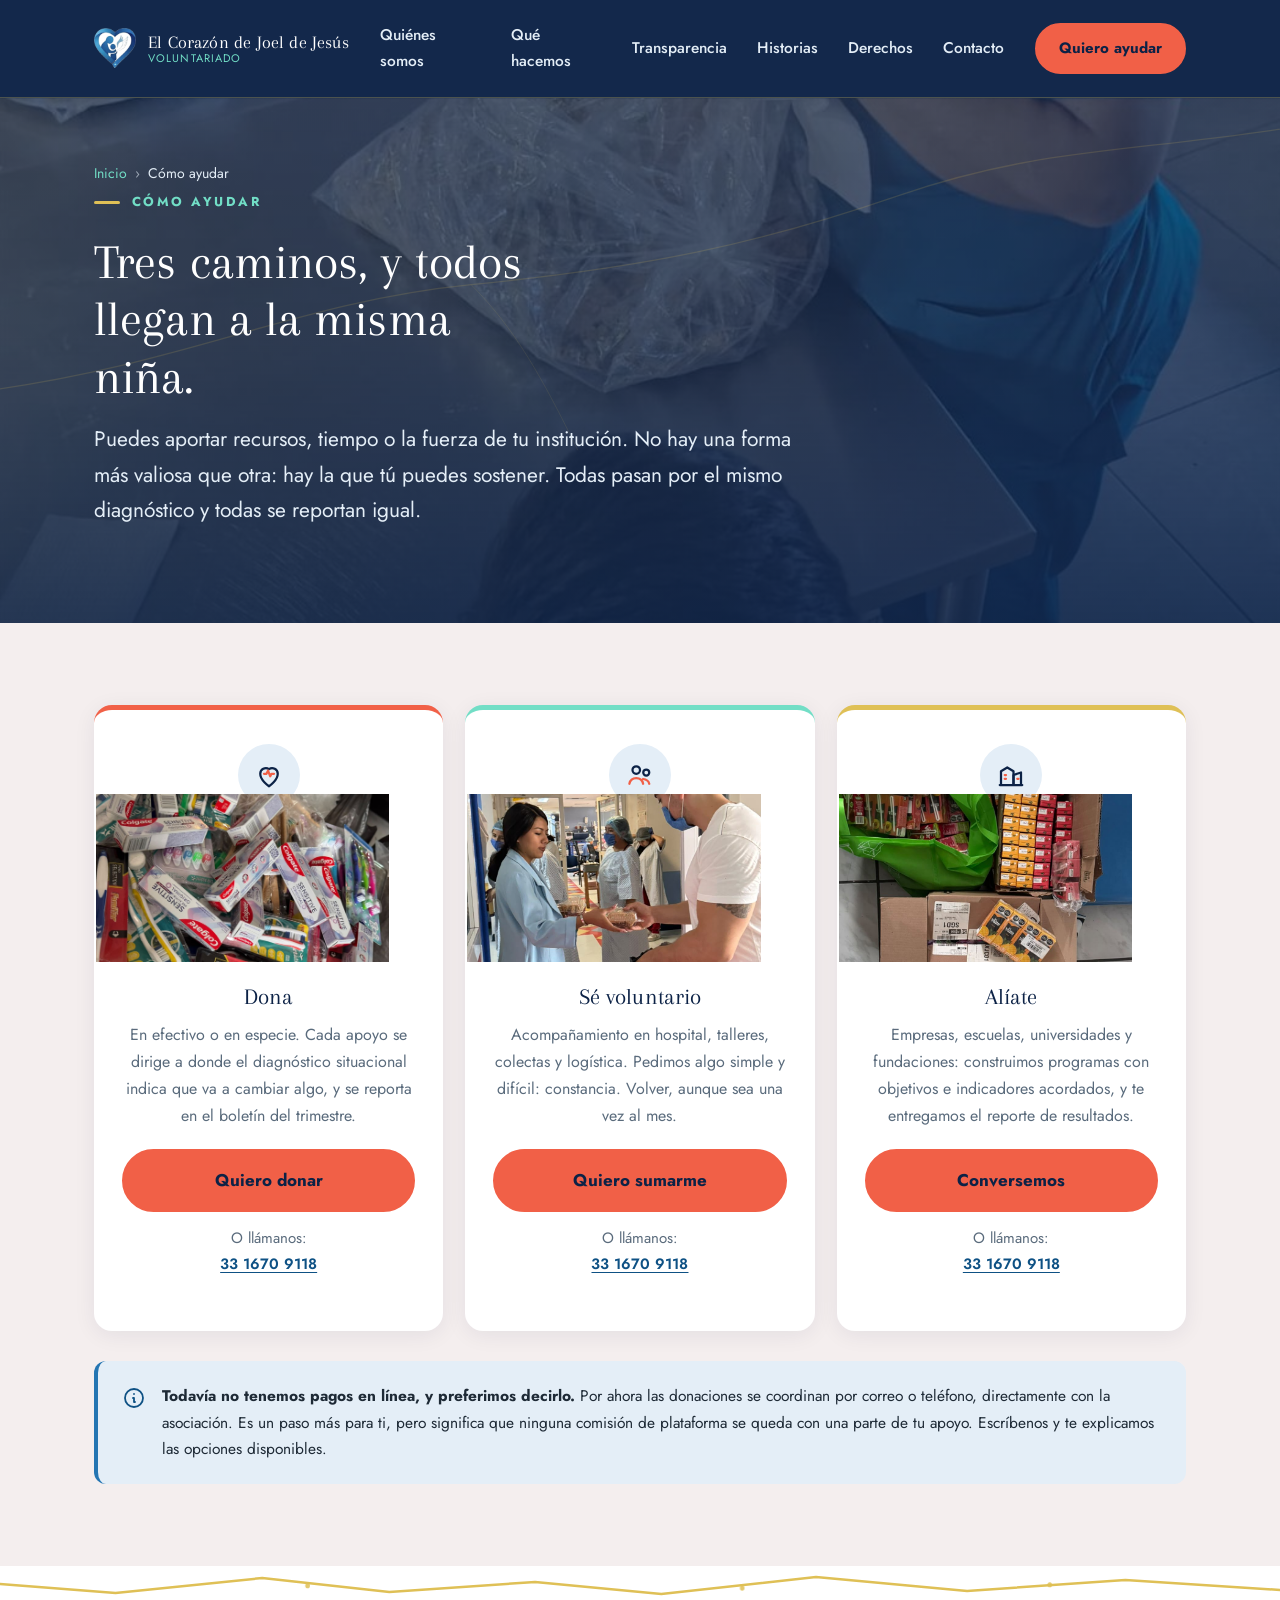
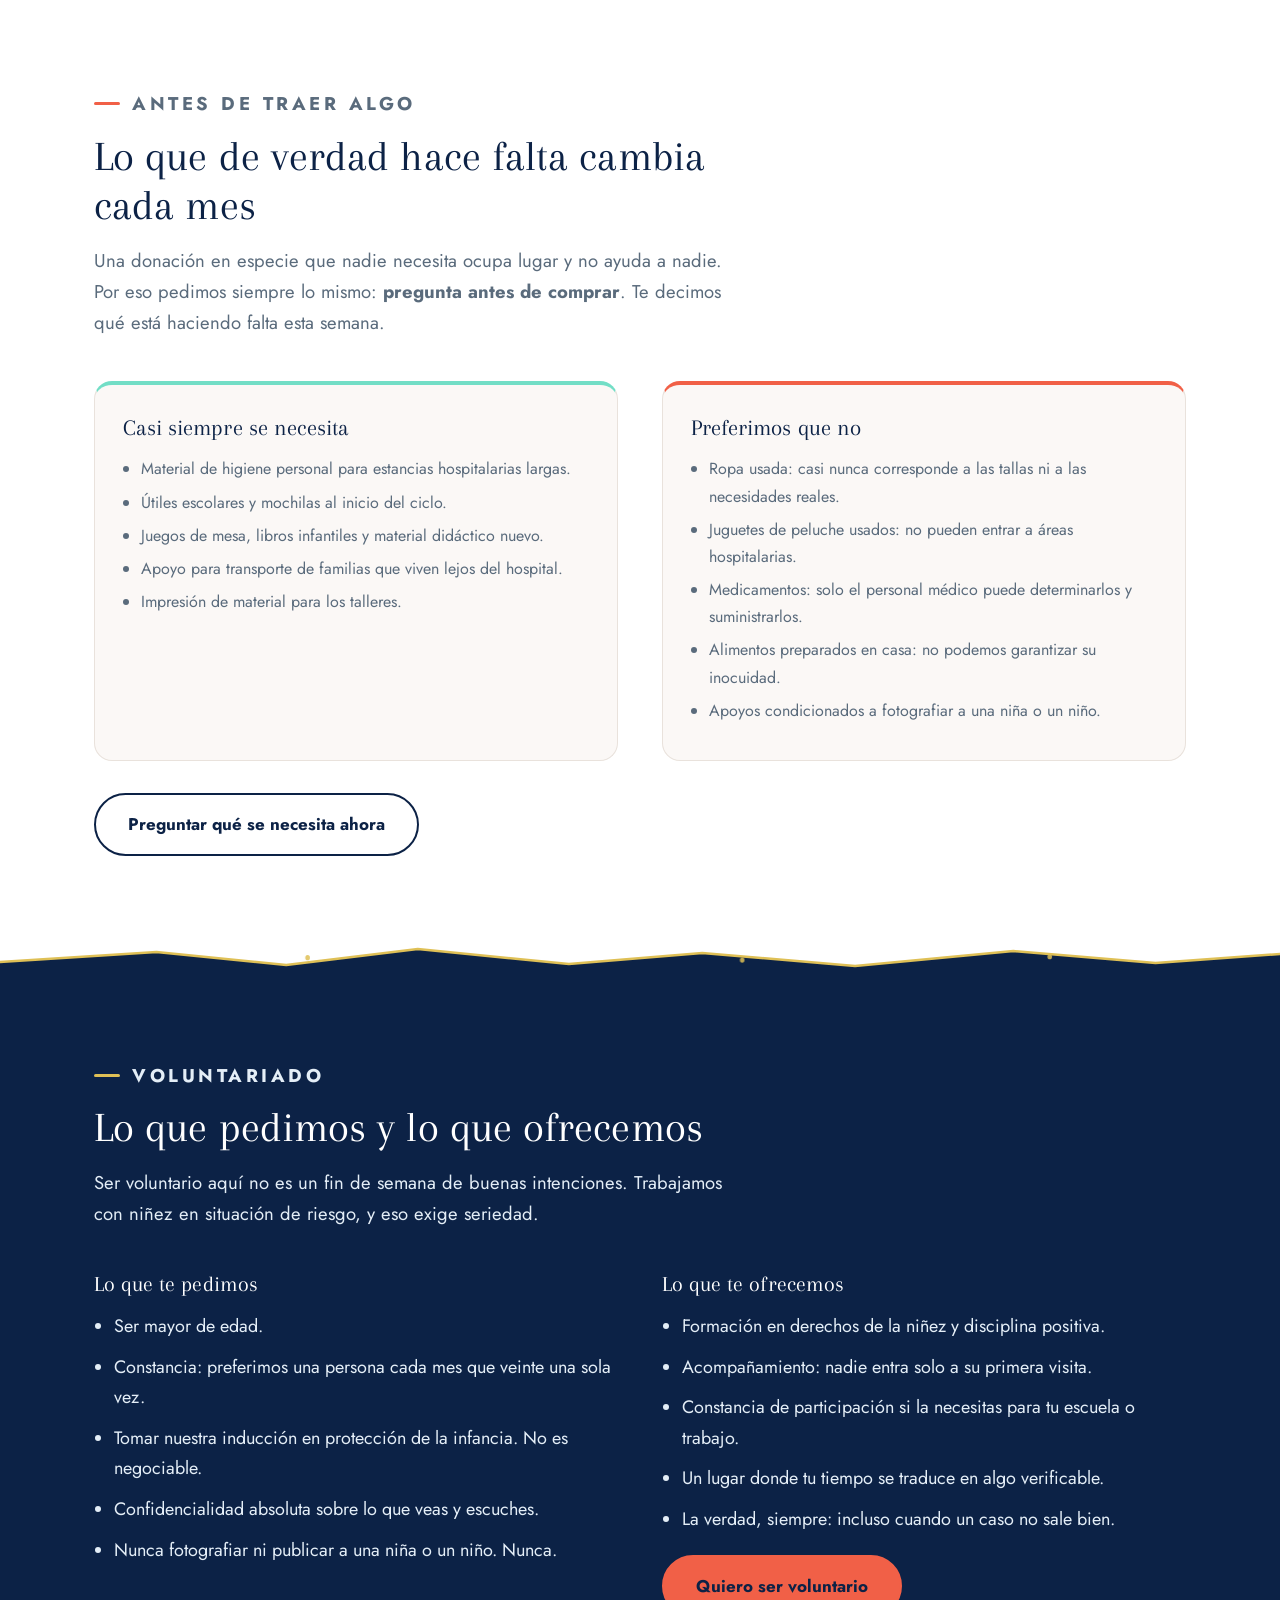
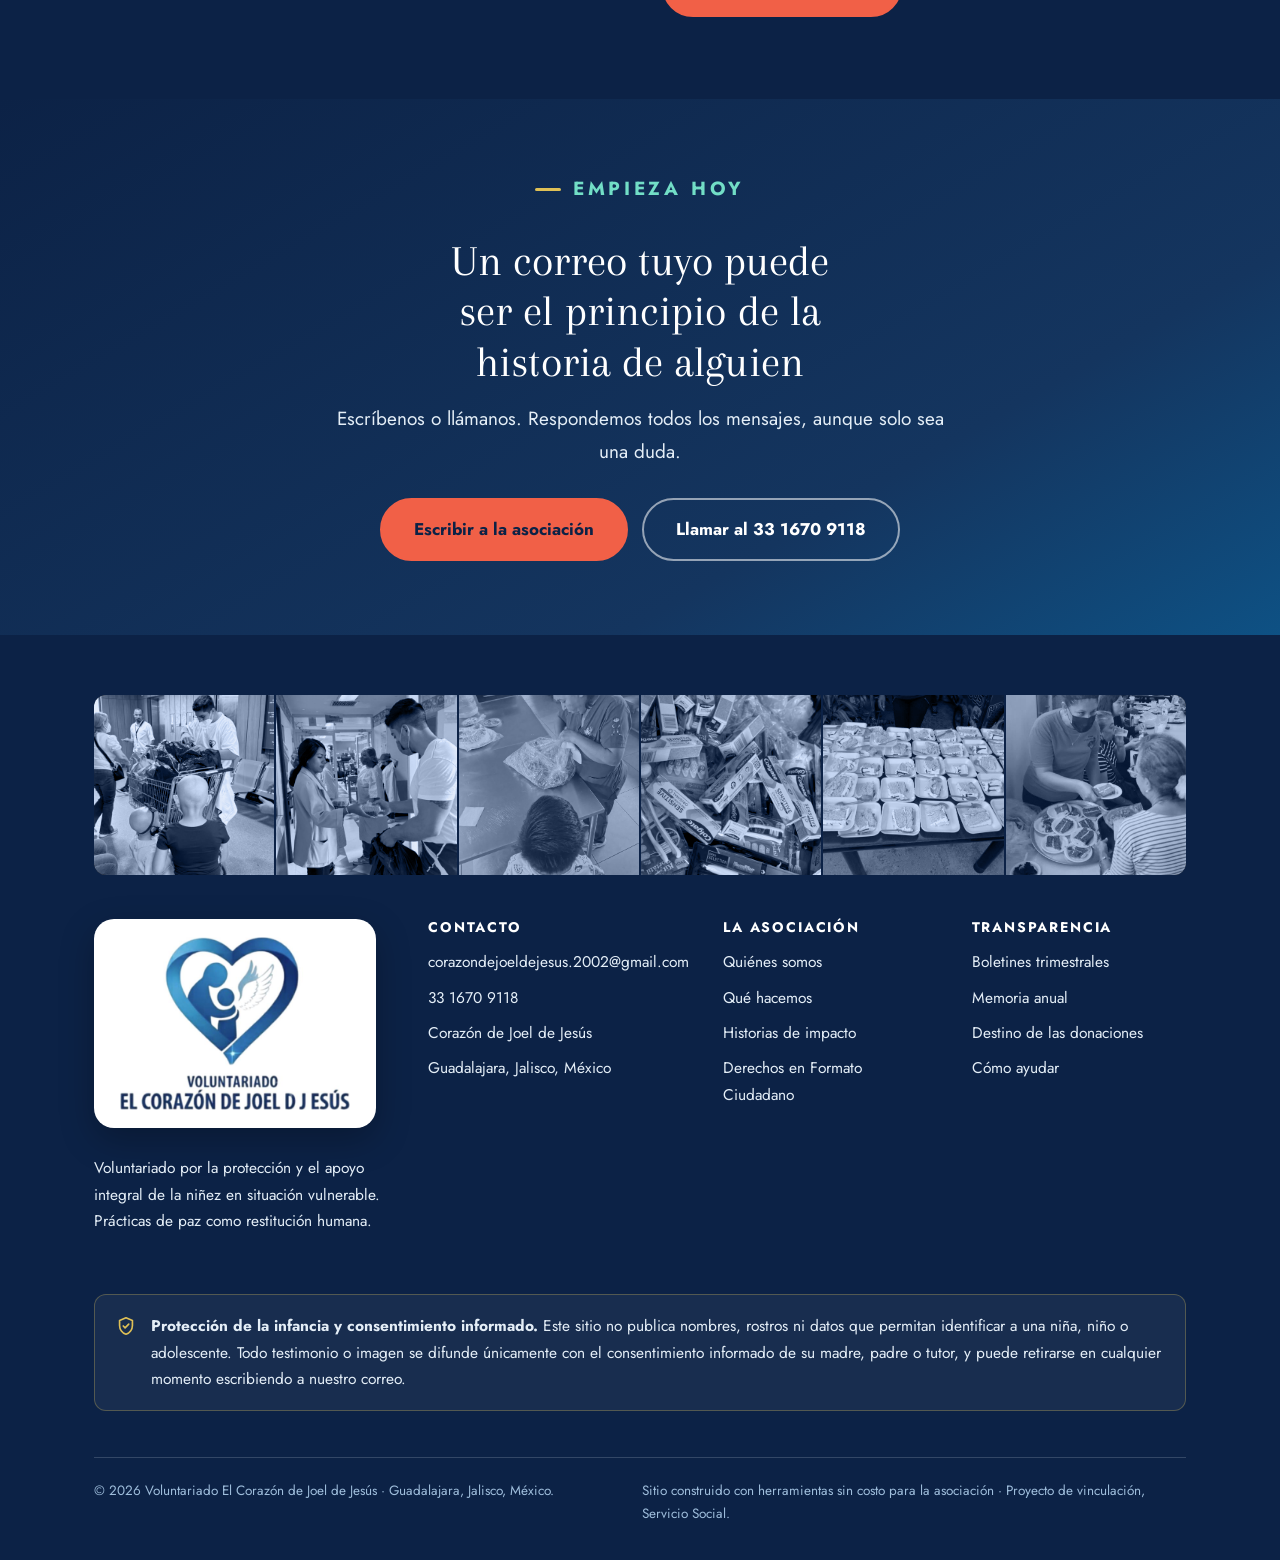
<file: docs/como-ayudar.html>
<!DOCTYPE html>
<html lang="es-MX">
<head>
<meta charset="UTF-8">
<meta name="viewport" content="width=device-width, initial-scale=1">

<!-- ✏️ EDITABLE — Título y descripción que salen en Google -->
<title>Cómo ayudar — Donar, ser voluntario o aliarte | El Corazón de Joel de Jesús, Guadalajara</title>
<meta name="description" content="Dona a niñas y niños del Hospital Civil de Guadalajara, súmate como voluntario o construye una alianza institucional. Cada apoyo se dirige por diagnóstico situacional.">
<link rel="canonical" href="https://fabianromo674-bit.github.io/corazon-joel-de-jesus/como-ayudar.html">

<meta property="og:type" content="article">
<meta property="og:locale" content="es_MX">
<meta property="og:site_name" content="El Corazón de Joel de Jesús">
<meta property="og:title" content="Cómo ayudar — El Corazón de Joel de Jesús">
<meta property="og:description" content="Donación, voluntariado o alianza institucional. Tres caminos, un mismo destino: una niña o un niño que recupera su futuro.">
<meta property="og:url" content="https://fabianromo674-bit.github.io/corazon-joel-de-jesus/como-ayudar.html">
<meta property="og:image" content="https://fabianromo674-bit.github.io/corazon-joel-de-jesus/assets/img/logo_completo.png">
<meta property="og:image:alt" content="Logotipo del Voluntariado El Corazón de Joel de Jesús.">
<meta name="twitter:card" content="summary_large_image">
<meta name="theme-color" content="#0c2246">

<link rel="icon" href="assets/img/favicon.png" type="image/png">
<link rel="apple-touch-icon" href="assets/img/apple-touch-icon.png">

<link rel="preconnect" href="https://fonts.googleapis.com">
<link rel="preconnect" href="https://fonts.gstatic.com" crossorigin>
<link href="https://fonts.googleapis.com/css2?family=Arapey:ital@0;1&family=Jost:wght@400;500;600;700&display=swap" rel="stylesheet">
<link rel="stylesheet" href="assets/css/estilo.css">
</head>
<body>

<a class="saltar" href="#contenido">Saltar al contenido principal</a>

<header class="encabezado">
  <nav class="barra" aria-label="Navegación principal">
    <a class="marca" href="index.html" aria-label="El Corazón de Joel de Jesús — Ir al inicio">
      <img src="assets/img/corazon.png" alt="" width="42" height="40">
      <span class="marca-texto">
        <b>El Corazón de Joel de Jesús</b>
        <span>Voluntariado</span>
      </span>
    </a>
    <button class="hamburguesa" aria-expanded="false" aria-controls="menu-principal">
      <span></span>
      <span class="solo-lectores">Abrir menú</span>
    </button>
    <ul class="menu" id="menu-principal">
      <li><a href="quienes-somos.html">Quiénes somos</a></li>
      <li><a href="que-hacemos.html">Qué hacemos</a></li>
      <li><a href="transparencia.html">Transparencia</a></li>
      <li><a href="historias.html">Historias</a></li>
      <li><a href="derechos-ciudadanos.html">Derechos</a></li>
      <li><a href="contacto.html">Contacto</a></li>
      <li><a class="boton" href="como-ayudar.html" aria-current="page">Quiero ayudar</a></li>
    </ul>
    <a class="boton" href="como-ayudar.html" aria-current="page">Quiero ayudar</a>
  </nav>
</header>

<main id="contenido">

  <div class="portada portada-interior portada-foto" style="--foto:url('../img/fotos/entrega-despensa.jpg')">
    <svg class="vetas" viewBox="0 0 1440 400" preserveAspectRatio="xMidYMid slice" aria-hidden="true" focusable="false">
      <g fill="none" stroke="#dfc056" stroke-linecap="round">
        <path d="M-20 330 C 210 300, 330 230, 530 210 S 850 165, 1010 110 S 1270 62, 1460 32" stroke-width="1.5" opacity=".5"/>
        <path d="M530 210 C 580 260, 610 315, 650 396" stroke-width="1" opacity=".35"/>
      </g>
    </svg>
    <div class="envoltura">
      <p class="migas"><a href="index.html">Inicio</a><span aria-hidden="true">›</span>Cómo ayudar</p>
      <p class="antetitulo">Cómo ayudar</p>
      <!-- ✏️ EDITABLE -->
      <h1>Tres caminos, y todos llegan a la misma niña.</h1>
      <p class="entrada">
        Puedes aportar recursos, tiempo o la fuerza de tu institución. No hay una forma más
        valiosa que otra: hay la que tú puedes sostener. Todas pasan por el mismo diagnóstico
        y todas se reportan igual.
      </p>
    </div>
    <div class="kintsugi" data-kintsugi data-fondo="#f4eeee"></div>
  </div>

  <!-- ===================== LAS TRES VÍAS ===================== -->
  <section class="seccion hielo" aria-labelledby="titulo-vias">
    <div class="envoltura">
      <h2 id="titulo-vias" class="solo-lectores">Formas de ayudar</h2>

      <div class="rejilla rejilla-3">

        <!-- VÍA 1 — DONAR -->
        <article class="via">
          <div class="icono" aria-hidden="true">
            <svg width="30" height="30" viewBox="0 0 24 24" fill="none"><path d="M12 21s-7-4.6-7-10a4.5 4.5 0 0 1 7-3.7A4.5 4.5 0 0 1 19 11c0 5.4-7 10-7 10Z" stroke="#0c2246" stroke-width="1.8"/><path d="M8 11h2l1.2-2.5L13 13l1-2h2" stroke="#f16047" stroke-width="1.8" stroke-linecap="round" stroke-linejoin="round"/></svg>
          </div>
          <!-- ✏️ EDITABLE -->
          <img class="foto-via" src="assets/img/fotos/kits-dentales.jpg" alt="Kits de higiene dental nuevos, listos para entregarse." loading="lazy" decoding="async">
          <h3>Dona</h3>
          <p>
            En efectivo o en especie. Cada apoyo se dirige a donde el diagnóstico situacional
            indica que va a cambiar algo, y se reporta en el boletín del trimestre.
          </p>
          <a class="boton" data-correo href="mailto:corazondejoeldejesus.2002@gmail.com?subject=Quiero%20donar">Quiero donar</a>
          <p class="contacto-directo">
            O llámanos:<br>
            <a data-telefono data-telefono-texto href="tel:+523316709118">33 1670 9118</a>
          </p>
        </article>

        <!-- VÍA 2 — VOLUNTARIADO -->
        <article class="via">
          <div class="icono" aria-hidden="true">
            <svg width="30" height="30" viewBox="0 0 24 24" fill="none"><circle cx="9" cy="8" r="3" stroke="#0c2246" stroke-width="1.8"/><circle cx="17" cy="10" r="2.4" stroke="#0c2246" stroke-width="1.8"/><path d="M3.5 19c.6-3 3-4.5 5.5-4.5s4.9 1.5 5.5 4.5M14.5 15.2c2.3.2 4.3 1.4 4.9 3.8" stroke="#f16047" stroke-width="1.8" stroke-linecap="round"/></svg>
          </div>
          <!-- ✏️ EDITABLE -->
          <img class="foto-via" src="assets/img/fotos/entrega-hospital.jpg" alt="Voluntarios entregando alimentos a familias en un pasillo del hospital." loading="lazy" decoding="async">
          <h3>Sé voluntario</h3>
          <p>
            Acompañamiento en hospital, talleres, colectas y logística. Pedimos algo simple y
            difícil: constancia. Volver, aunque sea una vez al mes.
          </p>
          <a class="boton" data-correo href="mailto:corazondejoeldejesus.2002@gmail.com?subject=Quiero%20ser%20voluntario">Quiero sumarme</a>
          <p class="contacto-directo">
            O llámanos:<br>
            <a data-telefono data-telefono-texto href="tel:+523316709118">33 1670 9118</a>
          </p>
        </article>

        <!-- VÍA 3 — ALIANZAS -->
        <article class="via">
          <div class="icono" aria-hidden="true">
            <svg width="30" height="30" viewBox="0 0 24 24" fill="none"><path d="M4 20V9l5-3 5 3v11" stroke="#0c2246" stroke-width="1.8" stroke-linejoin="round"/><path d="M14 20V12l6-2v10M3 20h18" stroke="#0c2246" stroke-width="1.8" stroke-linecap="round" stroke-linejoin="round"/><path d="M7 12h1M7 15h1M17 15h1" stroke="#f16047" stroke-width="1.8" stroke-linecap="round"/></svg>
          </div>
          <!-- ✏️ EDITABLE -->
          <img class="foto-via" src="assets/img/fotos/jugos-donados.jpg" alt="Cajas de jugos individuales donados, listos para distribuirse." loading="lazy" decoding="async">
          <h3>Alíate</h3>
          <p>
            Empresas, escuelas, universidades y fundaciones: construimos programas con objetivos
            e indicadores acordados, y te entregamos el reporte de resultados.
          </p>
          <a class="boton" data-correo href="mailto:corazondejoeldejesus.2002@gmail.com?subject=Propuesta%20de%20alianza">Conversemos</a>
          <p class="contacto-directo">
            O llámanos:<br>
            <a data-telefono data-telefono-texto href="tel:+523316709118">33 1670 9118</a>
          </p>
        </article>
      </div>

      <!-- Nota honesta sobre pagos en línea -->
      <div class="aviso-proteccion" style="max-width:none">
        <svg viewBox="0 0 24 24" fill="none" aria-hidden="true"><circle cx="12" cy="12" r="9" stroke="#0e5184" stroke-width="1.8"/><path d="M12 8h.01M11 12h1v4h1" stroke="#0e5184" stroke-width="1.8" stroke-linecap="round" stroke-linejoin="round"/></svg>
        <p>
          <strong>Todavía no tenemos pagos en línea, y preferimos decirlo.</strong>
          Por ahora las donaciones se coordinan por correo o teléfono, directamente con la
          asociación. Es un paso más para ti, pero significa que ninguna comisión de plataforma
          se queda con una parte de tu apoyo. Escríbenos y te explicamos las opciones
          disponibles.
        </p>
      </div>
    </div>
  </section>

  <div class="kintsugi" data-kintsugi data-fondo="#ffffff"></div>

  <!-- ===================== QUÉ SE NECESITA ===================== -->
  <section class="seccion" aria-labelledby="titulo-necesita">
    <div class="envoltura">
      <div class="titulo">
        <p class="antetitulo">Antes de traer algo</p>
        <!-- ✏️ EDITABLE -->
        <h2 id="titulo-necesita">Lo que de verdad hace falta cambia cada mes</h2>
        <p>
          Una donación en especie que nadie necesita ocupa lugar y no ayuda a nadie. Por eso
          pedimos siempre lo mismo: <strong>pregunta antes de comprar</strong>. Te decimos qué
          está haciendo falta esta semana.
        </p>
      </div>

      <div class="rejilla rejilla-2" style="gap:44px">
        <article class="tarjeta" style="border-top-color:var(--menta)">
          <h3>Casi siempre se necesita</h3>
          <ul>
            <li>Material de higiene personal para estancias hospitalarias largas.</li>
            <li>Útiles escolares y mochilas al inicio del ciclo.</li>
            <li>Juegos de mesa, libros infantiles y material didáctico nuevo.</li>
            <li>Apoyo para transporte de familias que viven lejos del hospital.</li>
            <li>Impresión de material para los talleres.</li>
          </ul>
        </article>

        <article class="tarjeta" style="border-top-color:var(--coral)">
          <h3>Preferimos que no</h3>
          <ul>
            <li>Ropa usada: casi nunca corresponde a las tallas ni a las necesidades reales.</li>
            <li>Juguetes de peluche usados: no pueden entrar a áreas hospitalarias.</li>
            <li>Medicamentos: solo el personal médico puede determinarlos y suministrarlos.</li>
            <li>Alimentos preparados en casa: no podemos garantizar su inocuidad.</li>
            <li>Apoyos condicionados a fotografiar a una niña o un niño.</li>
          </ul>
        </article>
      </div>

      <p style="margin-top:32px">
        <a class="boton boton-claro" data-correo href="mailto:corazondejoeldejesus.2002@gmail.com?subject=%C2%BFQu%C3%A9%20se%20necesita%20ahorita%3F">Preguntar qué se necesita ahora</a>
      </p>
    </div>
  </section>

  <div class="kintsugi" data-kintsugi data-fondo="#0c2246"></div>

  <!-- ===================== VOLUNTARIADO A DETALLE ===================== -->
  <section class="seccion oscuro" aria-labelledby="titulo-vol">
    <div class="envoltura">
      <div class="titulo">
        <p class="antetitulo">Voluntariado</p>
        <!-- ✏️ EDITABLE -->
        <h2 id="titulo-vol">Lo que pedimos y lo que ofrecemos</h2>
        <p>
          Ser voluntario aquí no es un fin de semana de buenas intenciones. Trabajamos con niñez
          en situación de riesgo, y eso exige seriedad.
        </p>
      </div>

      <div class="rejilla rejilla-2" style="gap:44px">
        <div>
          <h3 style="font-size:22px;margin-bottom:14px">Lo que te pedimos</h3>
          <ul style="margin:0 0 0 20px">
            <li style="margin-bottom:10px">Ser mayor de edad.</li>
            <li style="margin-bottom:10px">Constancia: preferimos una persona cada mes que veinte una sola vez.</li>
            <li style="margin-bottom:10px">Tomar nuestra inducción en protección de la infancia. No es negociable.</li>
            <li style="margin-bottom:10px">Confidencialidad absoluta sobre lo que veas y escuches.</li>
            <li>Nunca fotografiar ni publicar a una niña o un niño. Nunca.</li>
          </ul>
        </div>
        <div>
          <h3 style="font-size:22px;margin-bottom:14px">Lo que te ofrecemos</h3>
          <ul style="margin:0 0 20px 20px">
            <li style="margin-bottom:10px">Formación en derechos de la niñez y disciplina positiva.</li>
            <li style="margin-bottom:10px">Acompañamiento: nadie entra solo a su primera visita.</li>
            <li style="margin-bottom:10px">Constancia de participación si la necesitas para tu escuela o trabajo.</li>
            <li style="margin-bottom:10px">Un lugar donde tu tiempo se traduce en algo verificable.</li>
            <li>La verdad, siempre: incluso cuando un caso no sale bien.</li>
          </ul>
          <a class="boton" data-correo href="mailto:corazondejoeldejesus.2002@gmail.com?subject=Quiero%20ser%20voluntario">Quiero ser voluntario</a>
        </div>
      </div>
    </div>
  </section>

  <section class="llamado" aria-labelledby="titulo-llamado">
    <div class="envoltura">
      <p class="antetitulo" style="justify-content:center;color:var(--menta)">Empieza hoy</p>
      <!-- ✏️ EDITABLE -->
      <h2 id="titulo-llamado">Un correo tuyo puede ser el principio de la historia de alguien</h2>
      <p>Escríbenos o llámanos. Respondemos todos los mensajes, aunque solo sea una duda.</p>
      <div class="acciones">
        <a class="boton" href="contacto.html">Escribir a la asociación</a>
        <a class="boton boton-linea" data-telefono href="tel:+523316709118">Llamar al 33 1670 9118</a>
      </div>
    </div>
  </section>

</main>

<footer class="pie">
  <div class="envoltura">
    <!-- Tira fotográfica: se genera sola desde contenido.js → galeriaFotos -->
    <div class="pie-tira" data-pie-tira></div>

    <div class="columnas">      <div>
        <div class="caja-logo">
          <img src="assets/img/logo_completo.png"
               alt="Voluntariado El Corazón de Joel de Jesús. Apoyando a nuestras infancias vulnerables."
               width="230" height="172" loading="lazy">
        </div>
        <p>
          Voluntariado por la protección y el apoyo integral de la niñez en situación vulnerable.
          Prácticas de paz como restitución humana.
        </p>
      </div>
      <div>
        <h3>Contacto</h3>
        <ul>
          <li><a data-correo data-correo-texto href="mailto:corazondejoeldejesus.2002@gmail.com">corazondejoeldejesus.2002@gmail.com</a></li>
          <li><a data-telefono data-telefono-texto href="tel:+523316709118">33 1670 9118</a></li>
          <li><a data-facebook data-facebook-texto href="https://www.facebook.com/" target="_blank" rel="noopener">Corazón de Joel de Jesús</a></li>
          <li><span data-campo="ciudad">Guadalajara, Jalisco, México</span></li>
        </ul>
      </div>
      <div>
        <h3>La asociación</h3>
        <ul>
          <li><a href="quienes-somos.html">Quiénes somos</a></li>
          <li><a href="que-hacemos.html">Qué hacemos</a></li>
          <li><a href="historias.html">Historias de impacto</a></li>
          <li><a href="derechos-ciudadanos.html">Derechos en Formato Ciudadano</a></li>
        </ul>
      </div>
      <div>
        <h3>Transparencia</h3>
        <ul>
          <li><a href="transparencia.html">Boletines trimestrales</a></li>
          <li><a href="transparencia.html#memoria">Memoria anual</a></li>
          <li><a href="transparencia.html#diagnostico">Destino de las donaciones</a></li>
          <li><a href="como-ayudar.html">Cómo ayudar</a></li>
        </ul>
      </div>
      <div class="consentimiento">
        <svg viewBox="0 0 24 24" fill="none" aria-hidden="true"><path d="M12 3l7 3v5.5c0 4.3-3 8.2-7 9.5-4-1.3-7-5.2-7-9.5V6l7-3Z" stroke="#dfc056" stroke-width="1.8" stroke-linejoin="round"/><path d="M9 12l2 2 4-4" stroke="#dfc056" stroke-width="1.8" stroke-linecap="round" stroke-linejoin="round"/></svg>
        <p>
          <strong>Protección de la infancia y consentimiento informado.</strong>
          Este sitio no publica nombres, rostros ni datos que permitan identificar a una niña,
          niño o adolescente. Todo testimonio o imagen se difunde únicamente con el consentimiento
          informado de su madre, padre o tutor, y puede retirarse en cualquier momento
          escribiendo a nuestro correo.
        </p>
      </div>
      <div class="legal">
        <p>© <span data-anio>2026</span> Voluntariado El Corazón de Joel de Jesús · Guadalajara, Jalisco, México.</p>
        <p>Sitio construido con herramientas sin costo para la asociación · Proyecto de vinculación, Servicio Social.</p>
      </div>
    </div>
  </div>
</footer>

<script src="assets/js/contenido.js"></script>
<script src="assets/js/sitio.js"></script>
</body>
</html>
</file>
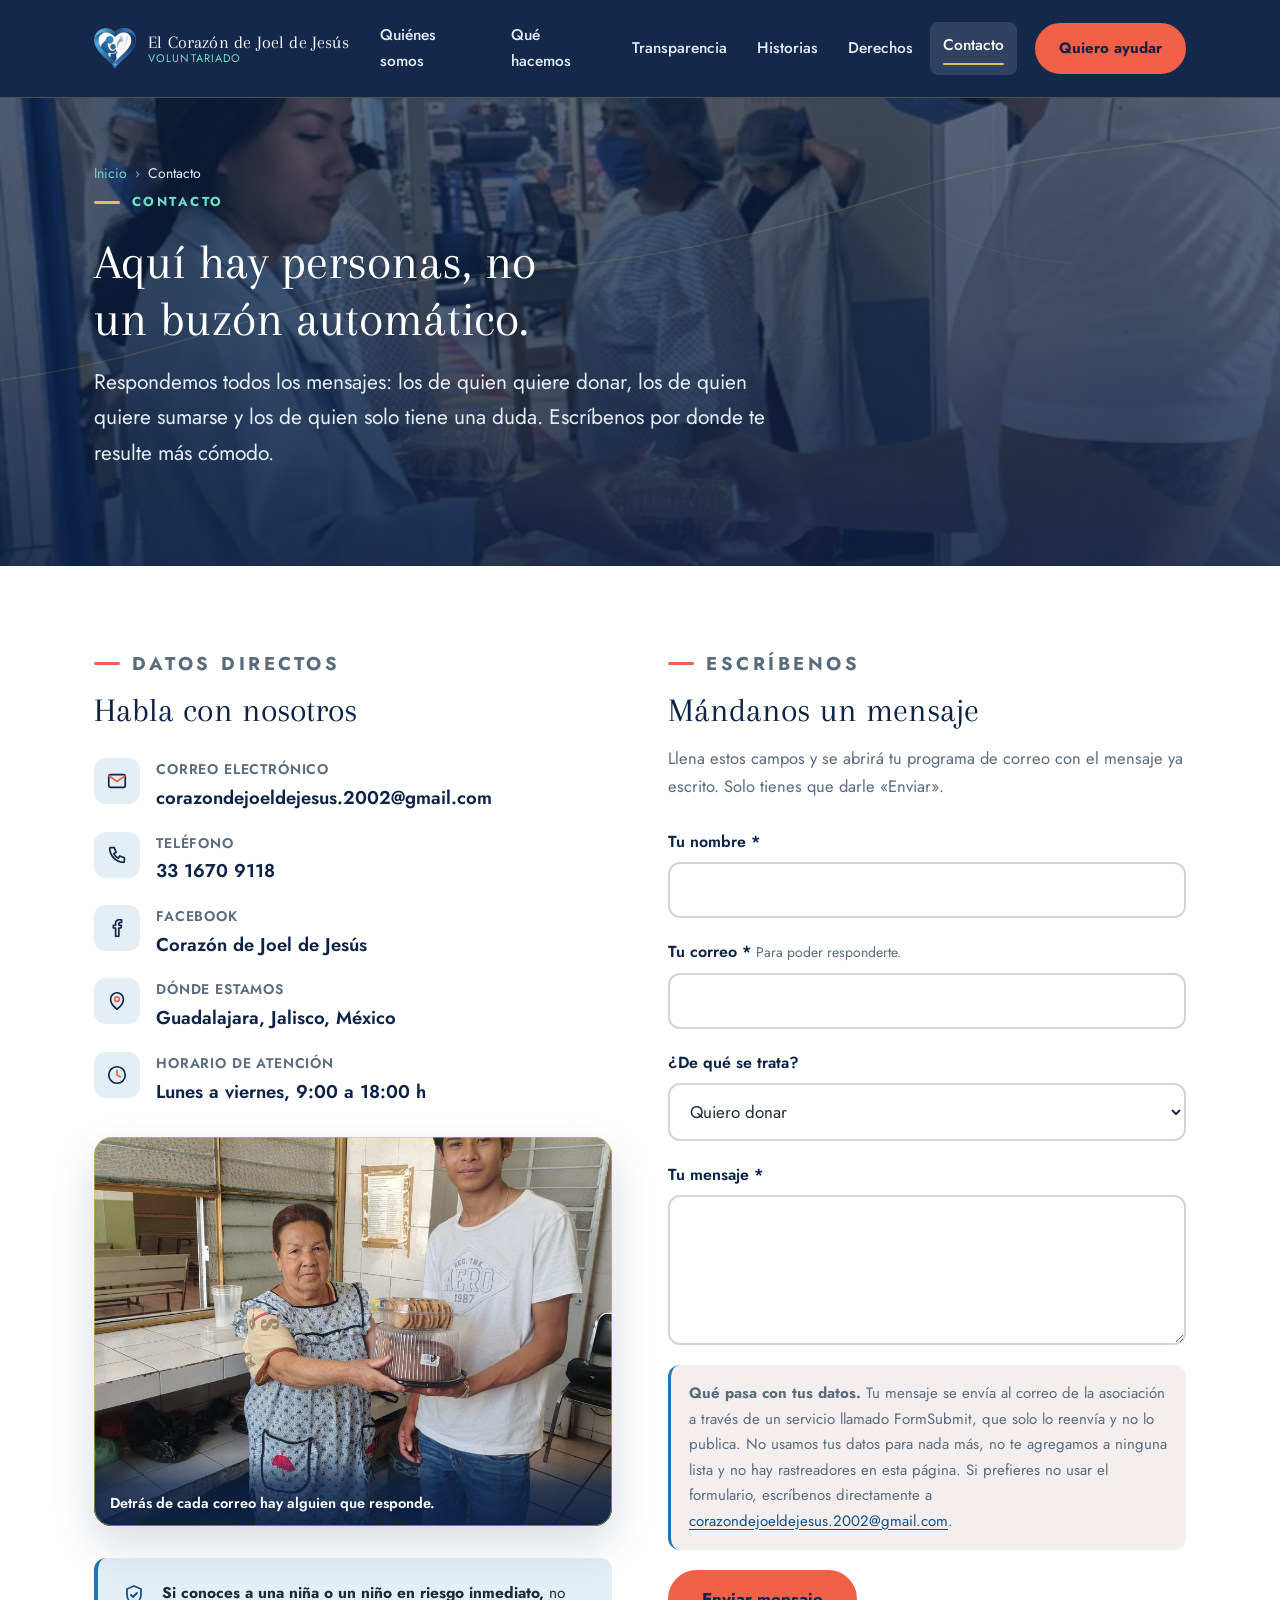
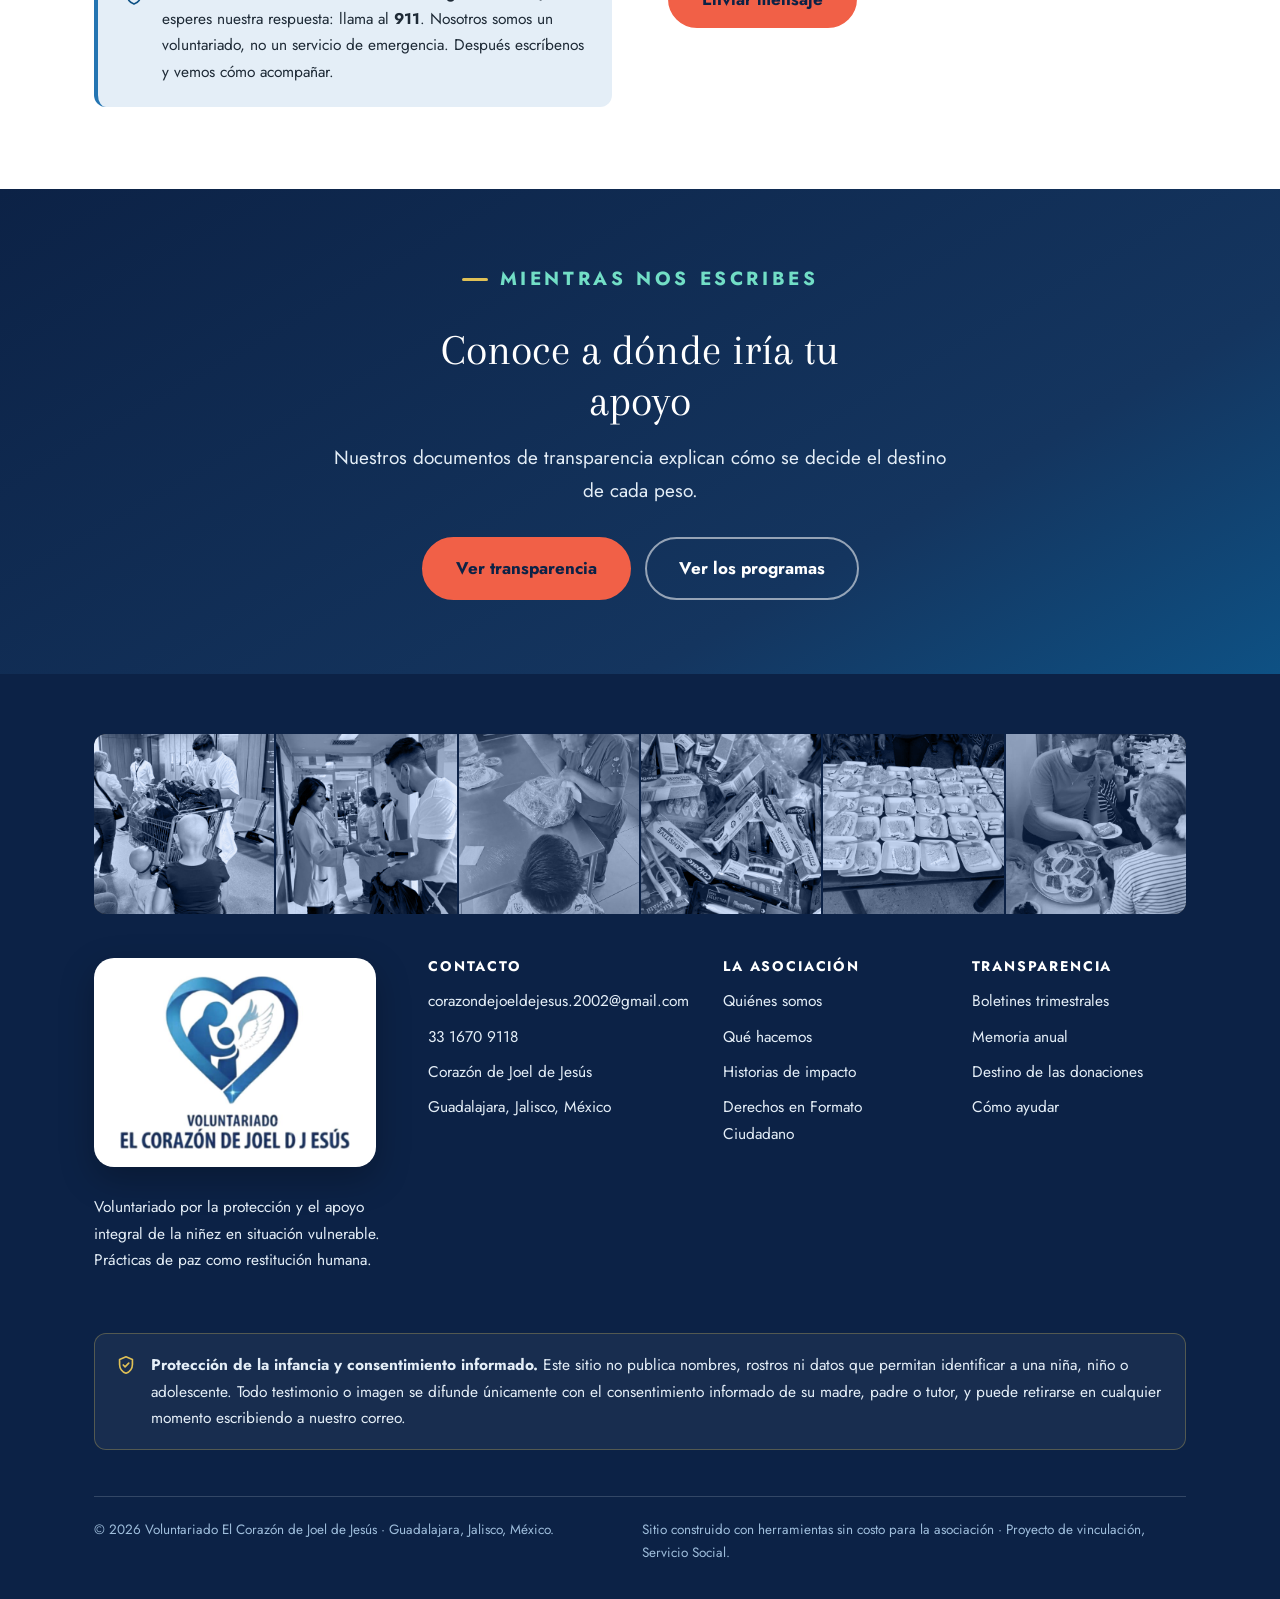
<file: docs/contacto.html>
<!DOCTYPE html>
<html lang="es-MX">
<head>
<meta charset="UTF-8">
<meta name="viewport" content="width=device-width, initial-scale=1">

<!-- ✏️ EDITABLE — Título y descripción que salen en Google -->
<title>Contacto — El Corazón de Joel de Jesús | Guadalajara, Jalisco</title>
<meta name="description" content="Escríbenos a corazondejoeldejesus.2002@gmail.com o llámanos al 33 1670 9118. Voluntariado por la niñez vulnerable en Guadalajara, Jalisco. Respondemos todos los mensajes.">
<link rel="canonical" href="https://fabianromo674-bit.github.io/corazon-joel-de-jesus/contacto.html">

<meta property="og:type" content="article">
<meta property="og:locale" content="es_MX">
<meta property="og:site_name" content="El Corazón de Joel de Jesús">
<meta property="og:title" content="Contacto — El Corazón de Joel de Jesús">
<meta property="og:description" content="Correo, teléfono y Facebook del voluntariado. Respondemos todos los mensajes, aunque solo sea una duda.">
<meta property="og:url" content="https://fabianromo674-bit.github.io/corazon-joel-de-jesus/contacto.html">
<meta property="og:image" content="https://fabianromo674-bit.github.io/corazon-joel-de-jesus/assets/img/logo_completo.png">
<meta property="og:image:alt" content="Logotipo del Voluntariado El Corazón de Joel de Jesús.">
<meta name="twitter:card" content="summary_large_image">
<meta name="theme-color" content="#0c2246">

<link rel="icon" href="assets/img/favicon.png" type="image/png">
<link rel="apple-touch-icon" href="assets/img/apple-touch-icon.png">

<link rel="preconnect" href="https://fonts.googleapis.com">
<link rel="preconnect" href="https://fonts.gstatic.com" crossorigin>
<link href="https://fonts.googleapis.com/css2?family=Arapey:ital@0;1&family=Jost:wght@400;500;600;700&display=swap" rel="stylesheet">
<link rel="stylesheet" href="assets/css/estilo.css">
</head>
<body>

<a class="saltar" href="#contenido">Saltar al contenido principal</a>

<header class="encabezado">
  <nav class="barra" aria-label="Navegación principal">
    <a class="marca" href="index.html" aria-label="El Corazón de Joel de Jesús — Ir al inicio">
      <img src="assets/img/corazon.png" alt="" width="42" height="40">
      <span class="marca-texto">
        <b>El Corazón de Joel de Jesús</b>
        <span>Voluntariado</span>
      </span>
    </a>
    <button class="hamburguesa" aria-expanded="false" aria-controls="menu-principal">
      <span></span>
      <span class="solo-lectores">Abrir menú</span>
    </button>
    <ul class="menu" id="menu-principal">
      <li><a href="quienes-somos.html">Quiénes somos</a></li>
      <li><a href="que-hacemos.html">Qué hacemos</a></li>
      <li><a href="transparencia.html">Transparencia</a></li>
      <li><a href="historias.html">Historias</a></li>
      <li><a href="derechos-ciudadanos.html">Derechos</a></li>
      <li><a href="contacto.html" aria-current="page">Contacto</a></li>
      <li><a class="boton" href="como-ayudar.html">Quiero ayudar</a></li>
    </ul>
    <a class="boton" href="como-ayudar.html">Quiero ayudar</a>
  </nav>
</header>

<main id="contenido">

  <div class="portada portada-interior portada-foto" style="--foto:url('../img/fotos/entrega-hospital.jpg')">
    <svg class="vetas" viewBox="0 0 1440 400" preserveAspectRatio="xMidYMid slice" aria-hidden="true" focusable="false">
      <g fill="none" stroke="#dfc056" stroke-linecap="round">
        <path d="M-20 320 C 205 295, 325 215, 525 200 S 845 158, 1005 108 S 1265 60, 1460 30" stroke-width="1.5" opacity=".5"/>
        <path d="M1005 108 C 1055 158, 1115 178, 1205 186" stroke-width="1" opacity=".35"/>
      </g>
    </svg>
    <div class="envoltura">
      <p class="migas"><a href="index.html">Inicio</a><span aria-hidden="true">›</span>Contacto</p>
      <p class="antetitulo">Contacto</p>
      <!-- ✏️ EDITABLE -->
      <h1>Aquí hay personas, no un buzón automático.</h1>
      <p class="entrada">
        Respondemos todos los mensajes: los de quien quiere donar, los de quien quiere sumarse
        y los de quien solo tiene una duda. Escríbenos por donde te resulte más cómodo.
      </p>
    </div>
    <div class="kintsugi" data-kintsugi data-fondo="#ffffff"></div>
  </div>

  <!-- ===================== DATOS + FORMULARIO ===================== -->
  <section class="seccion" aria-labelledby="titulo-contacto">
    <div class="envoltura">
      <div class="rejilla rejilla-2" style="gap:56px;align-items:start">

        <!-- Datos de contacto -->
        <div>
          <div class="titulo" style="margin-bottom:28px">
            <p class="antetitulo">Datos directos</p>
            <!-- ✏️ EDITABLE -->
            <h2 id="titulo-contacto" style="font-size:clamp(26px,3.2vw,34px)">Habla con nosotros</h2>
          </div>

          <!-- Estos datos se editan en assets/js/contenido.js → contacto -->
          <ul class="datos-contacto">
            <li>
              <div class="icono" aria-hidden="true">
                <svg width="22" height="22" viewBox="0 0 24 24" fill="none"><rect x="3" y="5" width="18" height="14" rx="2" stroke="#0c2246" stroke-width="1.8"/><path d="M3.5 6.5l8.5 6 8.5-6" stroke="#f16047" stroke-width="1.8" stroke-linecap="round" stroke-linejoin="round"/></svg>
              </div>
              <div>
                <b>Correo electrónico</b>
                <a data-correo data-correo-texto href="mailto:corazondejoeldejesus.2002@gmail.com">corazondejoeldejesus.2002@gmail.com</a>
              </div>
            </li>
            <li>
              <div class="icono" aria-hidden="true">
                <svg width="22" height="22" viewBox="0 0 24 24" fill="none"><path d="M5 4h4l2 5-2.5 1.5a11 11 0 0 0 5 5L15 13l5 2v4a1 1 0 0 1-1 1A16 16 0 0 1 4 5a1 1 0 0 1 1-1Z" stroke="#0c2246" stroke-width="1.8" stroke-linejoin="round"/></svg>
              </div>
              <div>
                <b>Teléfono</b>
                <a data-telefono data-telefono-texto href="tel:+523316709118">33 1670 9118</a>
              </div>
            </li>
            <li>
              <div class="icono" aria-hidden="true">
                <svg width="22" height="22" viewBox="0 0 24 24" fill="none"><path d="M14 9V7.5c0-.8.5-1.5 1.5-1.5H17V3h-2.5C12 3 10.5 4.8 10.5 7v2H8v3h2.5v9h3.5v-9h2.3l.4-3H14Z" stroke="#0c2246" stroke-width="1.8" stroke-linejoin="round"/></svg>
              </div>
              <div>
                <b>Facebook</b>
                <a data-facebook data-facebook-texto href="https://www.facebook.com/" target="_blank" rel="noopener">Corazón de Joel de Jesús</a>
              </div>
            </li>
            <li>
              <div class="icono" aria-hidden="true">
                <svg width="22" height="22" viewBox="0 0 24 24" fill="none"><path d="M12 21s7-5.6 7-11a7 7 0 1 0-14 0c0 5.4 7 11 7 11Z" stroke="#0c2246" stroke-width="1.8" stroke-linejoin="round"/><circle cx="12" cy="10" r="2.5" stroke="#f16047" stroke-width="1.8"/></svg>
              </div>
              <div>
                <b>Dónde estamos</b>
                <span data-campo="ciudad">Guadalajara, Jalisco, México</span>
              </div>
            </li>
            <li>
              <div class="icono" aria-hidden="true">
                <svg width="22" height="22" viewBox="0 0 24 24" fill="none"><circle cx="12" cy="12" r="9" stroke="#0c2246" stroke-width="1.8"/><path d="M12 7v5l3.5 2" stroke="#f16047" stroke-width="1.8" stroke-linecap="round" stroke-linejoin="round"/></svg>
              </div>
              <div>
                <b>Horario de atención</b>
                <span data-campo="horario">Lunes a viernes, 9:00 a 18:00 h</span>
              </div>
            </li>
          </ul>

          <!-- Foto enmarcada con hilo de oro -->
          <figure class="marco-oro" style="margin-top:30px;aspect-ratio:4/3">
            <img src="assets/img/fotos/entrega-comedor.jpg" loading="lazy" decoding="async"
                 alt="Voluntario entrega un pastel y galletas a la encargada de un comedor comunitario.">
            <figcaption>Detrás de cada correo hay alguien que responde.</figcaption>
          </figure>

          <div class="aviso-proteccion" style="margin-top:32px">
            <svg viewBox="0 0 24 24" fill="none" aria-hidden="true"><path d="M12 3l7 3v5.5c0 4.3-3 8.2-7 9.5-4-1.3-7-5.2-7-9.5V6l7-3Z" stroke="#0e5184" stroke-width="1.8" stroke-linejoin="round"/><path d="M9 12l2 2 4-4" stroke="#0e5184" stroke-width="1.8" stroke-linecap="round" stroke-linejoin="round"/></svg>
            <p>
              <strong>Si conoces a una niña o un niño en riesgo inmediato,</strong> no esperes
              nuestra respuesta: llama al <strong>911</strong>. Nosotros somos un voluntariado,
              no un servicio de emergencia. Después escríbenos y vemos cómo acompañar.
            </p>
          </div>
        </div>

        <!-- Formulario -->
        <div>
          <div class="titulo" style="margin-bottom:28px">
            <p class="antetitulo">Escríbenos</p>
            <!-- ✏️ EDITABLE -->
            <h2 style="font-size:clamp(26px,3.2vw,34px)">Mándanos un mensaje</h2>
            <p style="font-size:16.5px">
              Llena estos campos y se abrirá tu programa de correo con el mensaje ya escrito.
              Solo tienes que darle «Enviar».
            </p>
          </div>

          <!-- Este formulario NO usa servidor ni base de datos:
               arma un correo y lo abre en el programa de la persona.
               Así el sitio sigue siendo gratuito y no guardamos datos de nadie. -->
          <form class="formulario" data-formulario novalidate>
            <div class="campo">
              <label for="nombre">Tu nombre <span aria-hidden="true">*</span></label>
              <input type="text" id="nombre" name="nombre" required autocomplete="name">
            </div>

            <div class="campo">
              <label for="correo">Tu correo <span aria-hidden="true">*</span>
                <span class="ayuda">Para poder responderte.</span>
              </label>
              <input type="email" id="correo" name="correo" required autocomplete="email">
            </div>

            <div class="campo">
              <label for="motivo">¿De qué se trata?</label>
              <select id="motivo" name="motivo">
                <option>Quiero donar</option>
                <option>Quiero ser voluntario</option>
                <option>Propuesta de alianza institucional</option>
                <option>Quiero compartir mi historia</option>
                <option>Solicitar un taller</option>
                <option>Otra cosa</option>
              </select>
            </div>

            <div class="campo">
              <label for="mensaje">Tu mensaje <span aria-hidden="true">*</span></label>
              <textarea id="mensaje" name="mensaje" required></textarea>
            </div>

            <!-- Campo trampa para robots de spam: las personas no lo ven
                 ni lo alcanzan con el teclado, pero los programas
                 automáticos lo llenan y así los detectamos. -->
            <div class="trampa-spam" aria-hidden="true">
              <label for="_honey">No llenes este campo</label>
              <input type="text" id="_honey" name="_honey" tabindex="-1" autocomplete="off">
            </div>

            <p class="nota-formulario">
              <strong>Qué pasa con tus datos.</strong> Tu mensaje se envía al correo de la
              asociación a través de un servicio llamado FormSubmit, que solo lo reenvía y no
              lo publica. No usamos tus datos para nada más, no te agregamos a ninguna lista
              y no hay rastreadores en esta página. Si prefieres no usar el formulario,
              escríbenos directamente a
              <a data-correo data-correo-texto href="mailto:corazondejoeldejesus.2002@gmail.com">corazondejoeldejesus.2002@gmail.com</a>.
            </p>

            <p>
              <button class="boton" type="submit">Enviar mensaje</button>
            </p>

            <!-- Aquí aparece el estado del envío. El aria-live hace que un
                 lector de pantalla lo anuncie sin quitarle el foco a nadie. -->
            <p class="nota-formulario" data-aviso-envio hidden
               role="status" aria-live="polite"></p>
          </form>
        </div>
      </div>
    </div>
  </section>

  <section class="llamado" aria-labelledby="titulo-llamado">
    <div class="envoltura">
      <p class="antetitulo" style="justify-content:center;color:var(--menta)">Mientras nos escribes</p>
      <!-- ✏️ EDITABLE -->
      <h2 id="titulo-llamado">Conoce a dónde iría tu apoyo</h2>
      <p>Nuestros documentos de transparencia explican cómo se decide el destino de cada peso.</p>
      <div class="acciones">
        <a class="boton" href="transparencia.html">Ver transparencia</a>
        <a class="boton boton-linea" href="que-hacemos.html">Ver los programas</a>
      </div>
    </div>
  </section>

</main>

<footer class="pie">
  <div class="envoltura">
    <!-- Tira fotográfica: se genera sola desde contenido.js → galeriaFotos -->
    <div class="pie-tira" data-pie-tira></div>

    <div class="columnas">      <div>
        <div class="caja-logo">
          <img src="assets/img/logo_completo.png"
               alt="Voluntariado El Corazón de Joel de Jesús. Apoyando a nuestras infancias vulnerables."
               width="230" height="172" loading="lazy">
        </div>
        <p>
          Voluntariado por la protección y el apoyo integral de la niñez en situación vulnerable.
          Prácticas de paz como restitución humana.
        </p>
      </div>
      <div>
        <h3>Contacto</h3>
        <ul>
          <li><a data-correo data-correo-texto href="mailto:corazondejoeldejesus.2002@gmail.com">corazondejoeldejesus.2002@gmail.com</a></li>
          <li><a data-telefono data-telefono-texto href="tel:+523316709118">33 1670 9118</a></li>
          <li><a data-facebook data-facebook-texto href="https://www.facebook.com/" target="_blank" rel="noopener">Corazón de Joel de Jesús</a></li>
          <li><span data-campo="ciudad">Guadalajara, Jalisco, México</span></li>
        </ul>
      </div>
      <div>
        <h3>La asociación</h3>
        <ul>
          <li><a href="quienes-somos.html">Quiénes somos</a></li>
          <li><a href="que-hacemos.html">Qué hacemos</a></li>
          <li><a href="historias.html">Historias de impacto</a></li>
          <li><a href="derechos-ciudadanos.html">Derechos en Formato Ciudadano</a></li>
        </ul>
      </div>
      <div>
        <h3>Transparencia</h3>
        <ul>
          <li><a href="transparencia.html">Boletines trimestrales</a></li>
          <li><a href="transparencia.html#memoria">Memoria anual</a></li>
          <li><a href="transparencia.html#diagnostico">Destino de las donaciones</a></li>
          <li><a href="como-ayudar.html">Cómo ayudar</a></li>
        </ul>
      </div>
      <div class="consentimiento">
        <svg viewBox="0 0 24 24" fill="none" aria-hidden="true"><path d="M12 3l7 3v5.5c0 4.3-3 8.2-7 9.5-4-1.3-7-5.2-7-9.5V6l7-3Z" stroke="#dfc056" stroke-width="1.8" stroke-linejoin="round"/><path d="M9 12l2 2 4-4" stroke="#dfc056" stroke-width="1.8" stroke-linecap="round" stroke-linejoin="round"/></svg>
        <p>
          <strong>Protección de la infancia y consentimiento informado.</strong>
          Este sitio no publica nombres, rostros ni datos que permitan identificar a una niña,
          niño o adolescente. Todo testimonio o imagen se difunde únicamente con el consentimiento
          informado de su madre, padre o tutor, y puede retirarse en cualquier momento
          escribiendo a nuestro correo.
        </p>
      </div>
      <div class="legal">
        <p>© <span data-anio>2026</span> Voluntariado El Corazón de Joel de Jesús · Guadalajara, Jalisco, México.</p>
        <p>Sitio construido con herramientas sin costo para la asociación · Proyecto de vinculación, Servicio Social.</p>
      </div>
    </div>
  </div>
</footer>

<script src="assets/js/contenido.js"></script>
<script src="assets/js/sitio.js"></script>
</body>
</html>
</file>
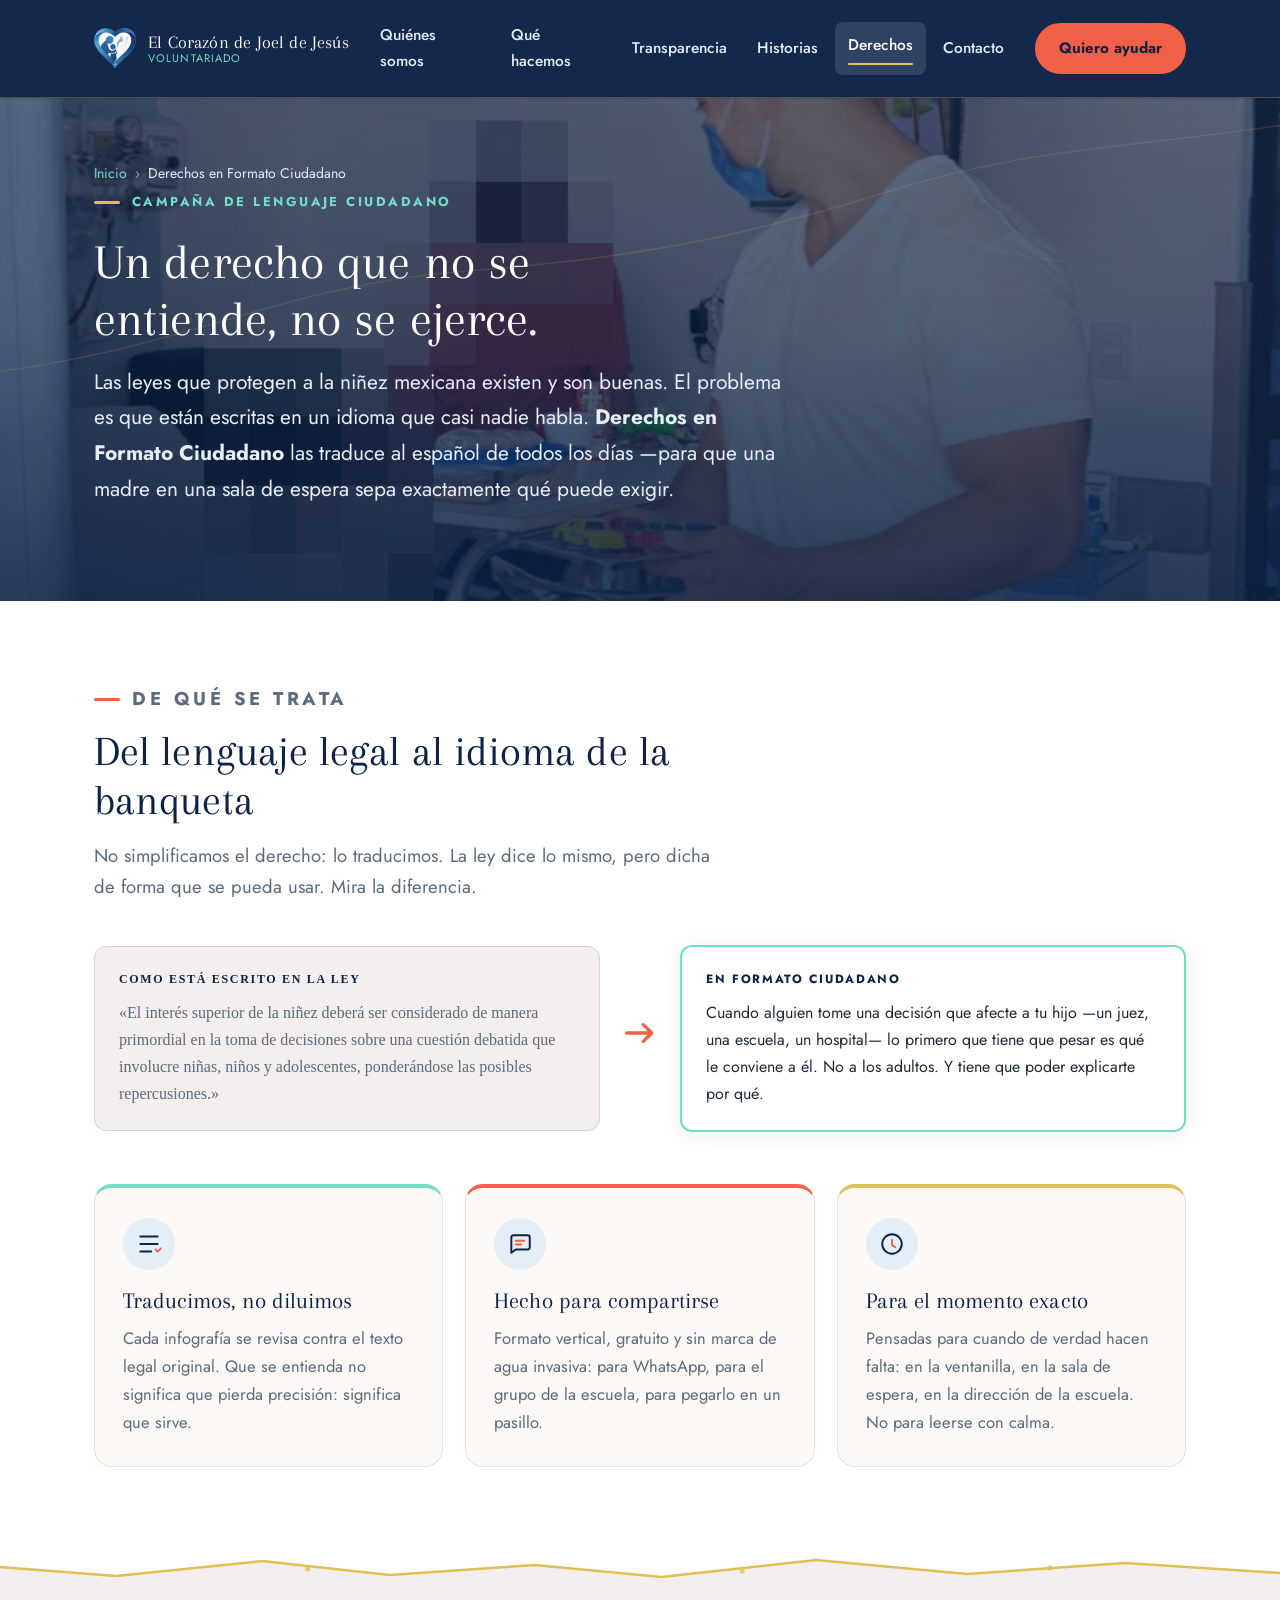
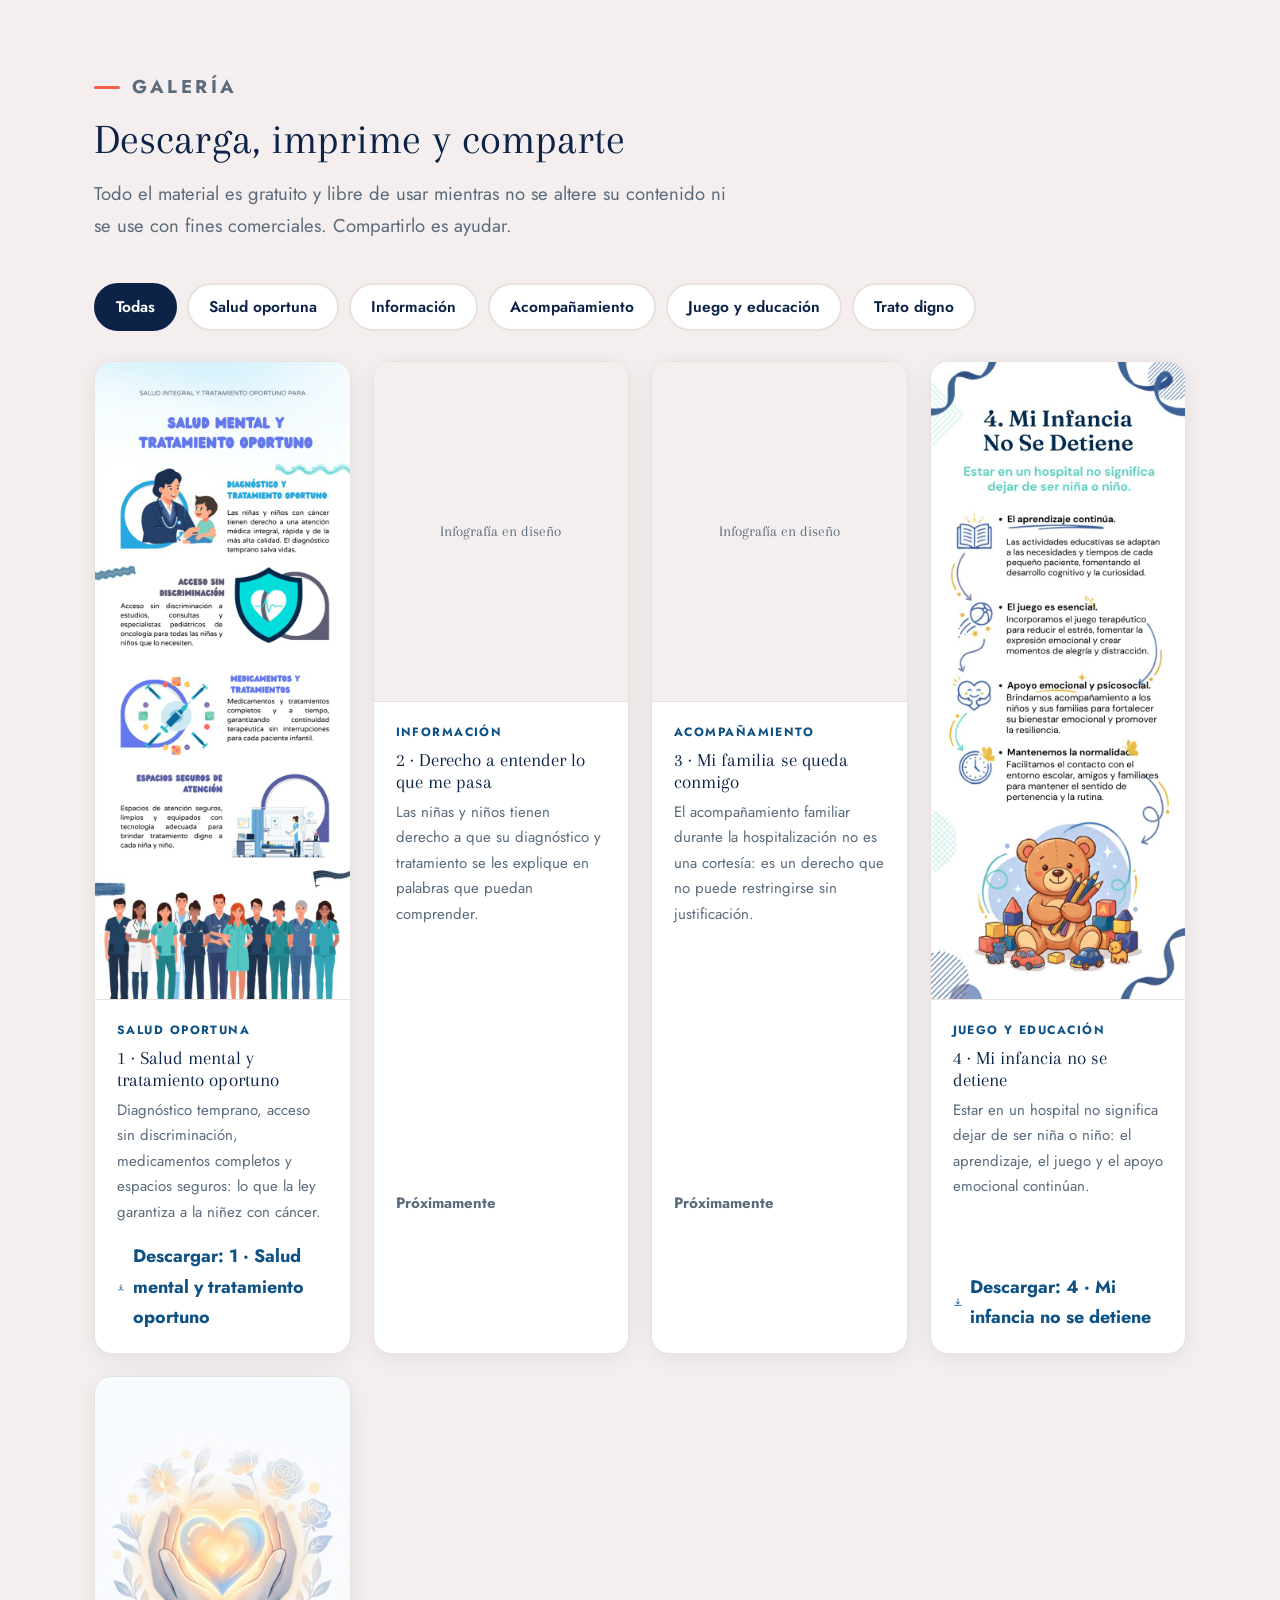
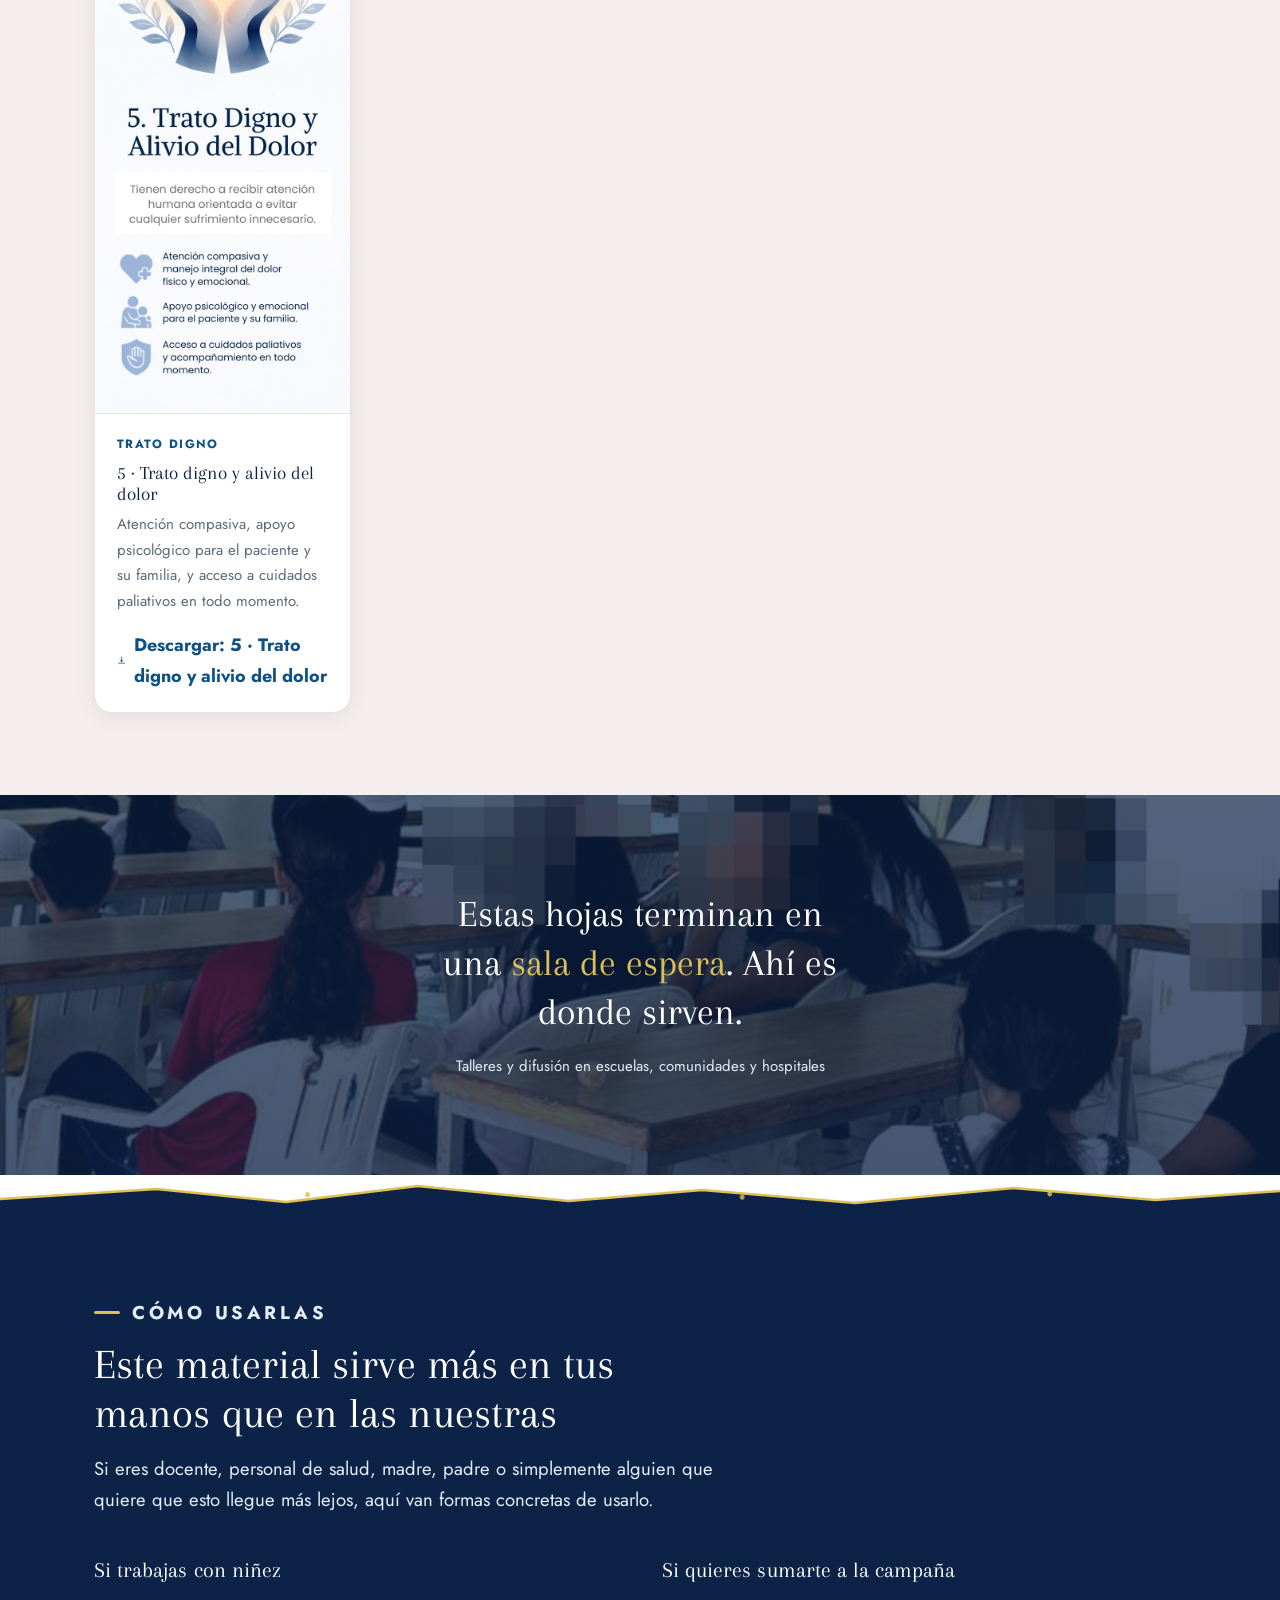
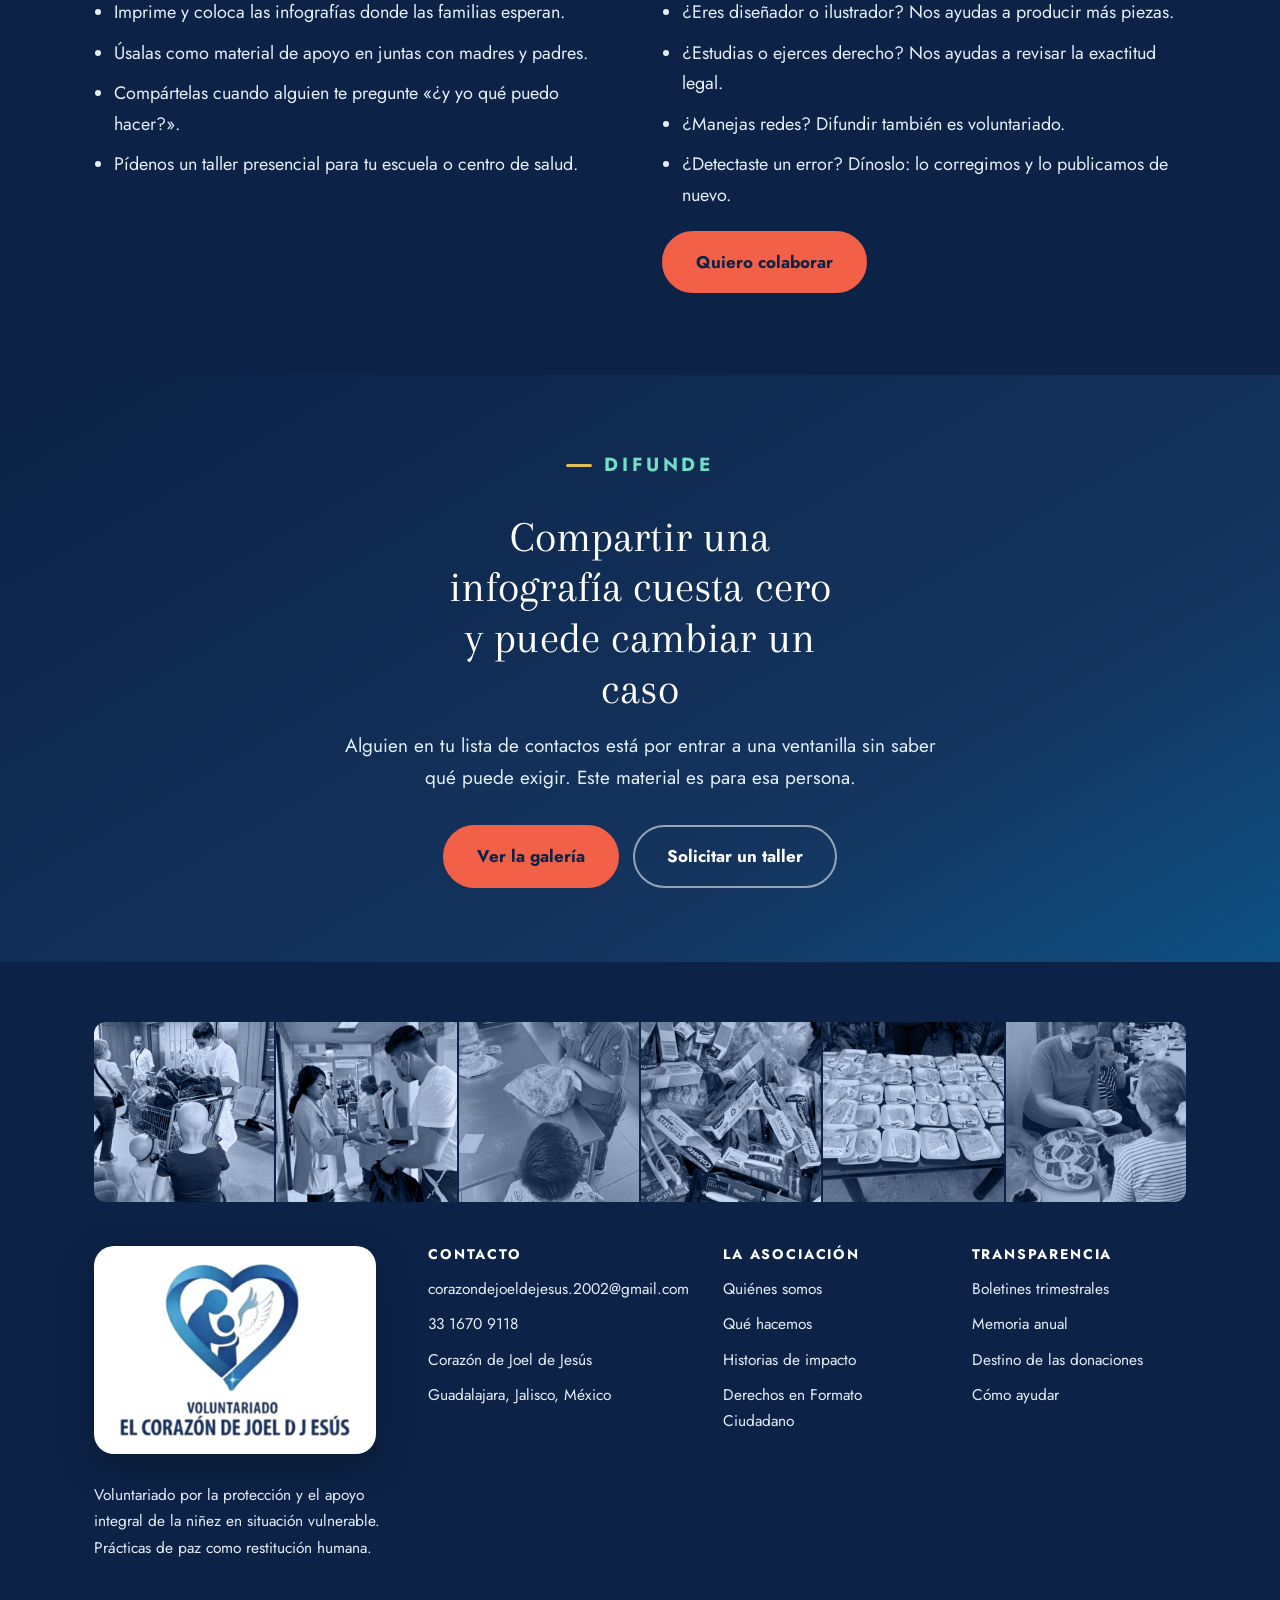
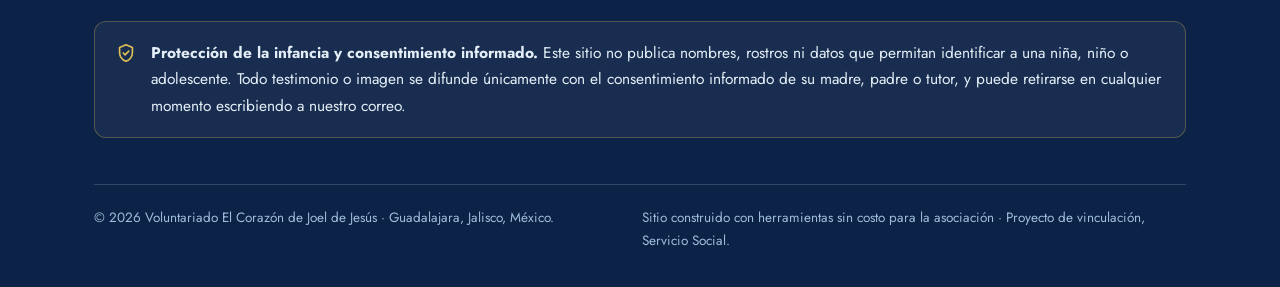
<file: docs/derechos-ciudadanos.html>
<!DOCTYPE html>
<html lang="es-MX">
<head>
<meta charset="UTF-8">
<meta name="viewport" content="width=device-width, initial-scale=1">

<!-- ✏️ EDITABLE — Título y descripción que salen en Google -->
<title>Derechos en Formato Ciudadano — Infografías sobre derechos de la niñez | El Corazón de Joel de Jesús</title>
<meta name="description" content="Campaña de lenguaje ciudadano: traducimos los derechos de niñas y niños del lenguaje legal al idioma de todos los días. Infografías gratuitas para descargar y compartir.">
<link rel="canonical" href="https://fabianromo674-bit.github.io/corazon-joel-de-jesus/derechos-ciudadanos.html">

<meta property="og:type" content="article">
<meta property="og:locale" content="es_MX">
<meta property="og:site_name" content="El Corazón de Joel de Jesús">
<meta property="og:title" content="Derechos en Formato Ciudadano">
<meta property="og:description" content="Un derecho que no se entiende no se ejerce. Traducimos los derechos de la niñez al idioma de todos los días. Descarga y comparte.">
<meta property="og:url" content="https://fabianromo674-bit.github.io/corazon-joel-de-jesus/derechos-ciudadanos.html">
<meta property="og:image" content="https://fabianromo674-bit.github.io/corazon-joel-de-jesus/assets/img/logo_completo.png">
<meta property="og:image:alt" content="Logotipo del Voluntariado El Corazón de Joel de Jesús.">
<meta name="twitter:card" content="summary_large_image">
<meta name="theme-color" content="#0c2246">

<link rel="icon" href="assets/img/favicon.png" type="image/png">
<link rel="apple-touch-icon" href="assets/img/apple-touch-icon.png">

<link rel="preconnect" href="https://fonts.googleapis.com">
<link rel="preconnect" href="https://fonts.gstatic.com" crossorigin>
<link href="https://fonts.googleapis.com/css2?family=Arapey:ital@0;1&family=Jost:wght@400;500;600;700&display=swap" rel="stylesheet">
<link rel="stylesheet" href="assets/css/estilo.css">
</head>
<body>

<a class="saltar" href="#contenido">Saltar al contenido principal</a>

<header class="encabezado">
  <nav class="barra" aria-label="Navegación principal">
    <a class="marca" href="index.html" aria-label="El Corazón de Joel de Jesús — Ir al inicio">
      <img src="assets/img/corazon.png" alt="" width="42" height="40">
      <span class="marca-texto">
        <b>El Corazón de Joel de Jesús</b>
        <span>Voluntariado</span>
      </span>
    </a>
    <button class="hamburguesa" aria-expanded="false" aria-controls="menu-principal">
      <span></span>
      <span class="solo-lectores">Abrir menú</span>
    </button>
    <ul class="menu" id="menu-principal">
      <li><a href="quienes-somos.html">Quiénes somos</a></li>
      <li><a href="que-hacemos.html">Qué hacemos</a></li>
      <li><a href="transparencia.html">Transparencia</a></li>
      <li><a href="historias.html">Historias</a></li>
      <li><a href="derechos-ciudadanos.html" aria-current="page">Derechos</a></li>
      <li><a href="contacto.html">Contacto</a></li>
      <li><a class="boton" href="como-ayudar.html">Quiero ayudar</a></li>
    </ul>
    <a class="boton" href="como-ayudar.html">Quiero ayudar</a>
  </nav>
</header>

<main id="contenido">

  <div class="portada portada-interior portada-foto" style="--foto:url('../img/fotos/hospital-habitacion.jpg')">
    <svg class="vetas" viewBox="0 0 1440 400" preserveAspectRatio="xMidYMid slice" aria-hidden="true" focusable="false">
      <g fill="none" stroke="#dfc056" stroke-linecap="round">
        <path d="M-20 310 C 200 285, 320 210, 520 195 S 840 155, 1000 105 S 1260 58, 1460 28" stroke-width="1.5" opacity=".5"/>
        <path d="M1000 105 C 1050 155, 1110 175, 1200 184" stroke-width="1" opacity=".35"/>
      </g>
    </svg>
    <div class="envoltura">
      <p class="migas"><a href="index.html">Inicio</a><span aria-hidden="true">›</span>Derechos en Formato Ciudadano</p>
      <p class="antetitulo">Campaña de lenguaje ciudadano</p>
      <!-- ✏️ EDITABLE -->
      <h1>Un derecho que no se entiende, no se ejerce.</h1>
      <p class="entrada">
        Las leyes que protegen a la niñez mexicana existen y son buenas. El problema es que están
        escritas en un idioma que casi nadie habla. <strong>Derechos en Formato Ciudadano</strong>
        las traduce al español de todos los días —para que una madre en una sala de espera sepa
        exactamente qué puede exigir.
      </p>
    </div>
    <div class="kintsugi" data-kintsugi data-fondo="#ffffff"></div>
  </div>

  <!-- ===================== QUÉ ES ===================== -->
  <section class="seccion" aria-labelledby="titulo-que-es">
    <div class="envoltura">
      <div class="titulo">
        <p class="antetitulo">De qué se trata</p>
        <!-- ✏️ EDITABLE -->
        <h2 id="titulo-que-es">Del lenguaje legal al idioma de la banqueta</h2>
        <p>
          No simplificamos el derecho: lo traducimos. La ley dice lo mismo, pero dicha de forma
          que se pueda usar. Mira la diferencia.
        </p>
      </div>

      <div class="traduccion">
        <div class="caja legal">
          <b>Como está escrito en la ley</b>
          <p>
            «El interés superior de la niñez deberá ser considerado de manera primordial en la
            toma de decisiones sobre una cuestión debatida que involucre niñas, niños y
            adolescentes, ponderándose las posibles repercusiones.»
          </p>
        </div>
        <div class="flecha" aria-hidden="true">
          <svg width="40" height="40" viewBox="0 0 24 24" fill="none"><path d="M4 12h15m0 0l-5-5m5 5l-5 5" stroke="currentColor" stroke-width="2" stroke-linecap="round" stroke-linejoin="round"/></svg>
        </div>
        <div class="caja clara">
          <b>En formato ciudadano</b>
          <p>
            Cuando alguien tome una decisión que afecte a tu hijo —un juez, una escuela, un
            hospital— lo primero que tiene que pesar es qué le conviene a él. No a los adultos.
            Y tiene que poder explicarte por qué.
          </p>
        </div>
      </div>

      <div class="rejilla rejilla-3" style="margin-top:52px">
        <article class="tarjeta">
          <div class="icono" aria-hidden="true">
            <svg viewBox="0 0 24 24" fill="none"><path d="M4 5h16M4 12h16M4 19h10" stroke="#0c2246" stroke-width="1.8" stroke-linecap="round"/><path d="M18 17l2 2 3-3" stroke="#f16047" stroke-width="1.8" stroke-linecap="round" stroke-linejoin="round"/></svg>
          </div>
          <h3>Traducimos, no diluimos</h3>
          <p>
            Cada infografía se revisa contra el texto legal original. Que se entienda no
            significa que pierda precisión: significa que sirve.
          </p>
        </article>
        <article class="tarjeta">
          <div class="icono" aria-hidden="true">
            <svg viewBox="0 0 24 24" fill="none"><path d="M21 15a2 2 0 0 1-2 2H8l-4 3V6a2 2 0 0 1 2-2h13a2 2 0 0 1 2 2v9Z" stroke="#0c2246" stroke-width="1.8" stroke-linejoin="round"/><path d="M8 9h8M8 12.5h5" stroke="#f16047" stroke-width="1.8" stroke-linecap="round"/></svg>
          </div>
          <h3>Hecho para compartirse</h3>
          <p>
            Formato vertical, gratuito y sin marca de agua invasiva: para WhatsApp, para el
            grupo de la escuela, para pegarlo en un pasillo.
          </p>
        </article>
        <article class="tarjeta">
          <div class="icono" aria-hidden="true">
            <svg viewBox="0 0 24 24" fill="none"><circle cx="12" cy="12" r="9" stroke="#0c2246" stroke-width="1.8"/><path d="M12 8v5l3 2" stroke="#f16047" stroke-width="1.8" stroke-linecap="round" stroke-linejoin="round"/></svg>
          </div>
          <h3>Para el momento exacto</h3>
          <p>
            Pensadas para cuando de verdad hacen falta: en la ventanilla, en la sala de espera,
            en la dirección de la escuela. No para leerse con calma.
          </p>
        </article>
      </div>
    </div>
  </section>

  <div class="kintsugi" data-kintsugi data-fondo="#f4eeee"></div>

  <!-- ===================== GALERÍA DE INFOGRAFÍAS ===================== -->
  <section class="seccion hielo" id="galeria" aria-labelledby="titulo-galeria">
    <div class="envoltura">
      <div class="titulo">
        <p class="antetitulo">Galería</p>
        <!-- ✏️ EDITABLE -->
        <h2 id="titulo-galeria">Descarga, imprime y comparte</h2>
        <p>
          Todo el material es gratuito y libre de usar mientras no se altere su contenido ni se
          use con fines comerciales. Compartirlo es ayudar.
        </p>
      </div>

      <!-- Botones de filtro por tema: se generan solos desde contenido.js -->
      <div class="filtros" data-filtros-infografias role="group" aria-label="Filtrar infografías por tema"></div>

      <!-- 🖼️ Las infografías se editan en assets/js/contenido.js → infografias
           El README explica cómo subir una nueva. -->
      <div class="rejilla rejilla-4" data-infografias>
        <noscript>
          <p>Las infografías se publican en esta sección. Para solicitarlas,
             escríbenos a corazondejoeldejesus.2002@gmail.com</p>
        </noscript>
      </div>
    </div>
  </section>

  <!-- ===================== BANDA FOTOGRÁFICA ===================== -->
  <aside class="banda-foto" style="--foto:url('../img/fotos/taller-aula.jpg')">
    <div class="envoltura">
      <!-- ✏️ EDITABLE -->
      <p class="frase">Estas hojas terminan en una <em>sala de espera</em>. Ahí es donde sirven.</p>
      <p class="pie-frase">Talleres y difusión en escuelas, comunidades y hospitales</p>
    </div>
  </aside>

  <div class="kintsugi" data-kintsugi data-fondo="#0c2246"></div>

  <!-- ===================== CÓMO USARLAS ===================== -->
  <section class="seccion oscuro" aria-labelledby="titulo-usar">
    <div class="envoltura">
      <div class="titulo">
        <p class="antetitulo">Cómo usarlas</p>
        <!-- ✏️ EDITABLE -->
        <h2 id="titulo-usar">Este material sirve más en tus manos que en las nuestras</h2>
        <p>
          Si eres docente, personal de salud, madre, padre o simplemente alguien que quiere que
          esto llegue más lejos, aquí van formas concretas de usarlo.
        </p>
      </div>

      <div class="rejilla rejilla-2" style="gap:44px">
        <div>
          <h3 style="font-size:22px;margin-bottom:14px">Si trabajas con niñez</h3>
          <ul style="margin:0 0 0 20px">
            <li style="margin-bottom:10px">Imprime y coloca las infografías donde las familias esperan.</li>
            <li style="margin-bottom:10px">Úsalas como material de apoyo en juntas con madres y padres.</li>
            <li style="margin-bottom:10px">Compártelas cuando alguien te pregunte «¿y yo qué puedo hacer?».</li>
            <li>Pídenos un taller presencial para tu escuela o centro de salud.</li>
          </ul>
        </div>
        <div>
          <h3 style="font-size:22px;margin-bottom:14px">Si quieres sumarte a la campaña</h3>
          <ul style="margin:0 0 20px 20px">
            <li style="margin-bottom:10px">¿Eres diseñador o ilustrador? Nos ayudas a producir más piezas.</li>
            <li style="margin-bottom:10px">¿Estudias o ejerces derecho? Nos ayudas a revisar la exactitud legal.</li>
            <li style="margin-bottom:10px">¿Manejas redes? Difundir también es voluntariado.</li>
            <li>¿Detectaste un error? Dínoslo: lo corregimos y lo publicamos de nuevo.</li>
          </ul>
          <a class="boton" href="como-ayudar.html">Quiero colaborar</a>
        </div>
      </div>
    </div>
  </section>

  <section class="llamado" aria-labelledby="titulo-llamado">
    <div class="envoltura">
      <p class="antetitulo" style="justify-content:center;color:var(--menta)">Difunde</p>
      <!-- ✏️ EDITABLE -->
      <h2 id="titulo-llamado">Compartir una infografía cuesta cero y puede cambiar un caso</h2>
      <p>
        Alguien en tu lista de contactos está por entrar a una ventanilla sin saber qué puede
        exigir. Este material es para esa persona.
      </p>
      <div class="acciones">
        <a class="boton" href="#galeria">Ver la galería</a>
        <a class="boton boton-linea" href="contacto.html">Solicitar un taller</a>
      </div>
    </div>
  </section>

</main>

<footer class="pie">
  <div class="envoltura">
    <!-- Tira fotográfica: se genera sola desde contenido.js → galeriaFotos -->
    <div class="pie-tira" data-pie-tira></div>

    <div class="columnas">      <div>
        <div class="caja-logo">
          <img src="assets/img/logo_completo.png"
               alt="Voluntariado El Corazón de Joel de Jesús. Apoyando a nuestras infancias vulnerables."
               width="230" height="172" loading="lazy">
        </div>
        <p>
          Voluntariado por la protección y el apoyo integral de la niñez en situación vulnerable.
          Prácticas de paz como restitución humana.
        </p>
      </div>
      <div>
        <h3>Contacto</h3>
        <ul>
          <li><a data-correo data-correo-texto href="mailto:corazondejoeldejesus.2002@gmail.com">corazondejoeldejesus.2002@gmail.com</a></li>
          <li><a data-telefono data-telefono-texto href="tel:+523316709118">33 1670 9118</a></li>
          <li><a data-facebook data-facebook-texto href="https://www.facebook.com/" target="_blank" rel="noopener">Corazón de Joel de Jesús</a></li>
          <li><span data-campo="ciudad">Guadalajara, Jalisco, México</span></li>
        </ul>
      </div>
      <div>
        <h3>La asociación</h3>
        <ul>
          <li><a href="quienes-somos.html">Quiénes somos</a></li>
          <li><a href="que-hacemos.html">Qué hacemos</a></li>
          <li><a href="historias.html">Historias de impacto</a></li>
          <li><a href="derechos-ciudadanos.html">Derechos en Formato Ciudadano</a></li>
        </ul>
      </div>
      <div>
        <h3>Transparencia</h3>
        <ul>
          <li><a href="transparencia.html">Boletines trimestrales</a></li>
          <li><a href="transparencia.html#memoria">Memoria anual</a></li>
          <li><a href="transparencia.html#diagnostico">Destino de las donaciones</a></li>
          <li><a href="como-ayudar.html">Cómo ayudar</a></li>
        </ul>
      </div>
      <div class="consentimiento">
        <svg viewBox="0 0 24 24" fill="none" aria-hidden="true"><path d="M12 3l7 3v5.5c0 4.3-3 8.2-7 9.5-4-1.3-7-5.2-7-9.5V6l7-3Z" stroke="#dfc056" stroke-width="1.8" stroke-linejoin="round"/><path d="M9 12l2 2 4-4" stroke="#dfc056" stroke-width="1.8" stroke-linecap="round" stroke-linejoin="round"/></svg>
        <p>
          <strong>Protección de la infancia y consentimiento informado.</strong>
          Este sitio no publica nombres, rostros ni datos que permitan identificar a una niña,
          niño o adolescente. Todo testimonio o imagen se difunde únicamente con el consentimiento
          informado de su madre, padre o tutor, y puede retirarse en cualquier momento
          escribiendo a nuestro correo.
        </p>
      </div>
      <div class="legal">
        <p>© <span data-anio>2026</span> Voluntariado El Corazón de Joel de Jesús · Guadalajara, Jalisco, México.</p>
        <p>Sitio construido con herramientas sin costo para la asociación · Proyecto de vinculación, Servicio Social.</p>
      </div>
    </div>
  </div>
</footer>

<script src="assets/js/contenido.js"></script>
<script src="assets/js/sitio.js"></script>
</body>
</html>
</file>
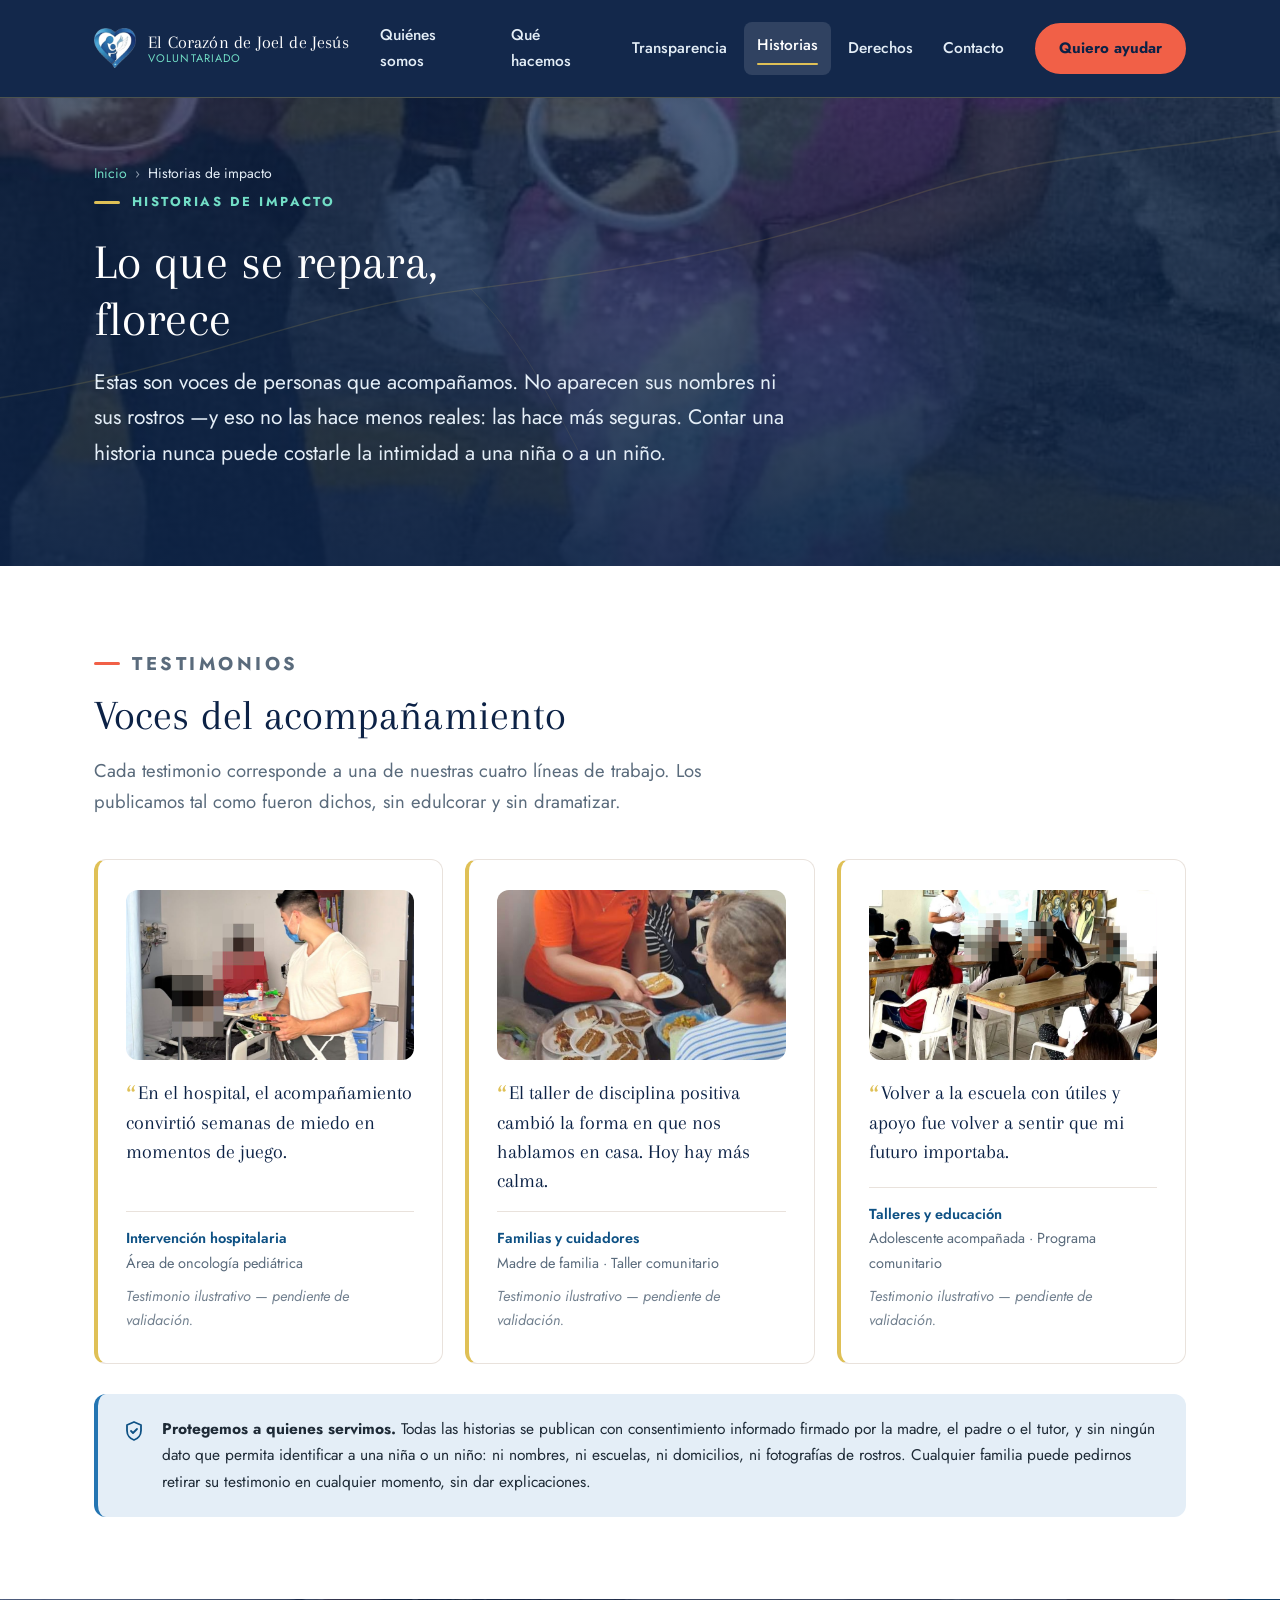
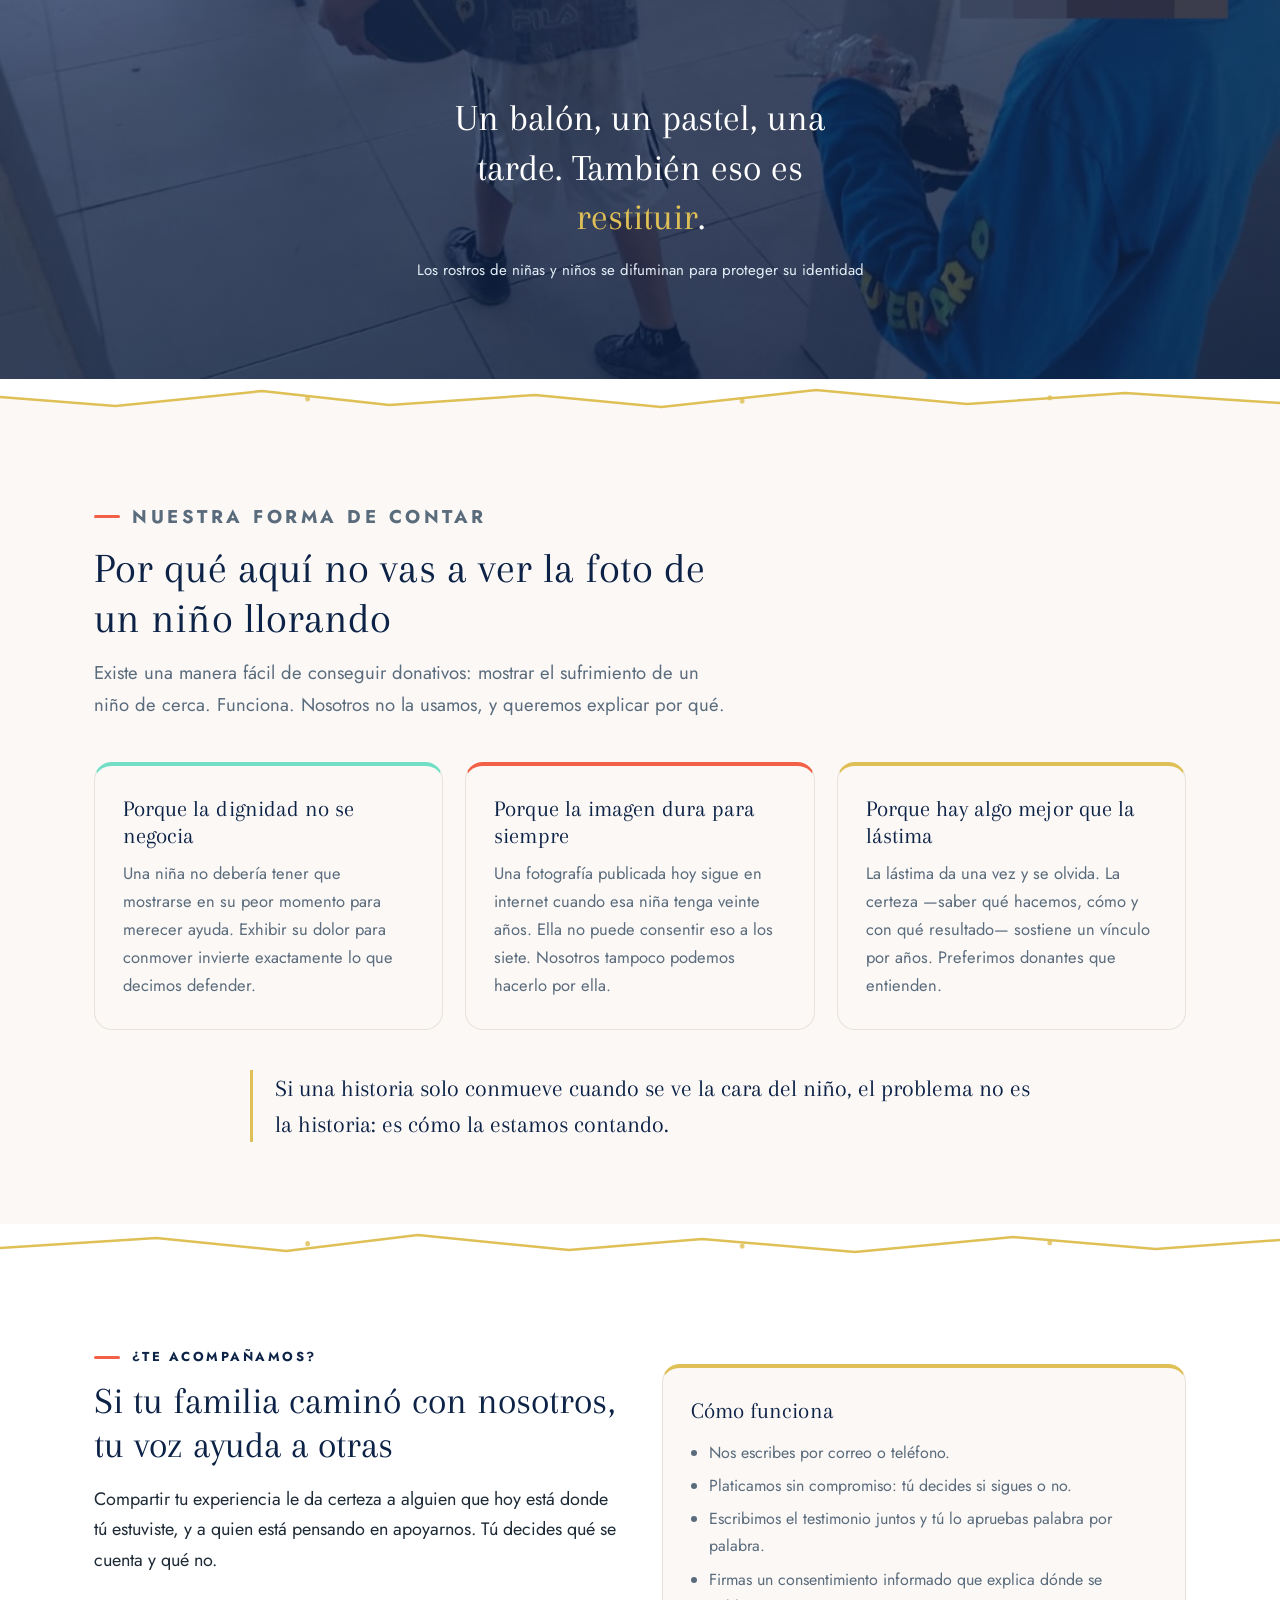
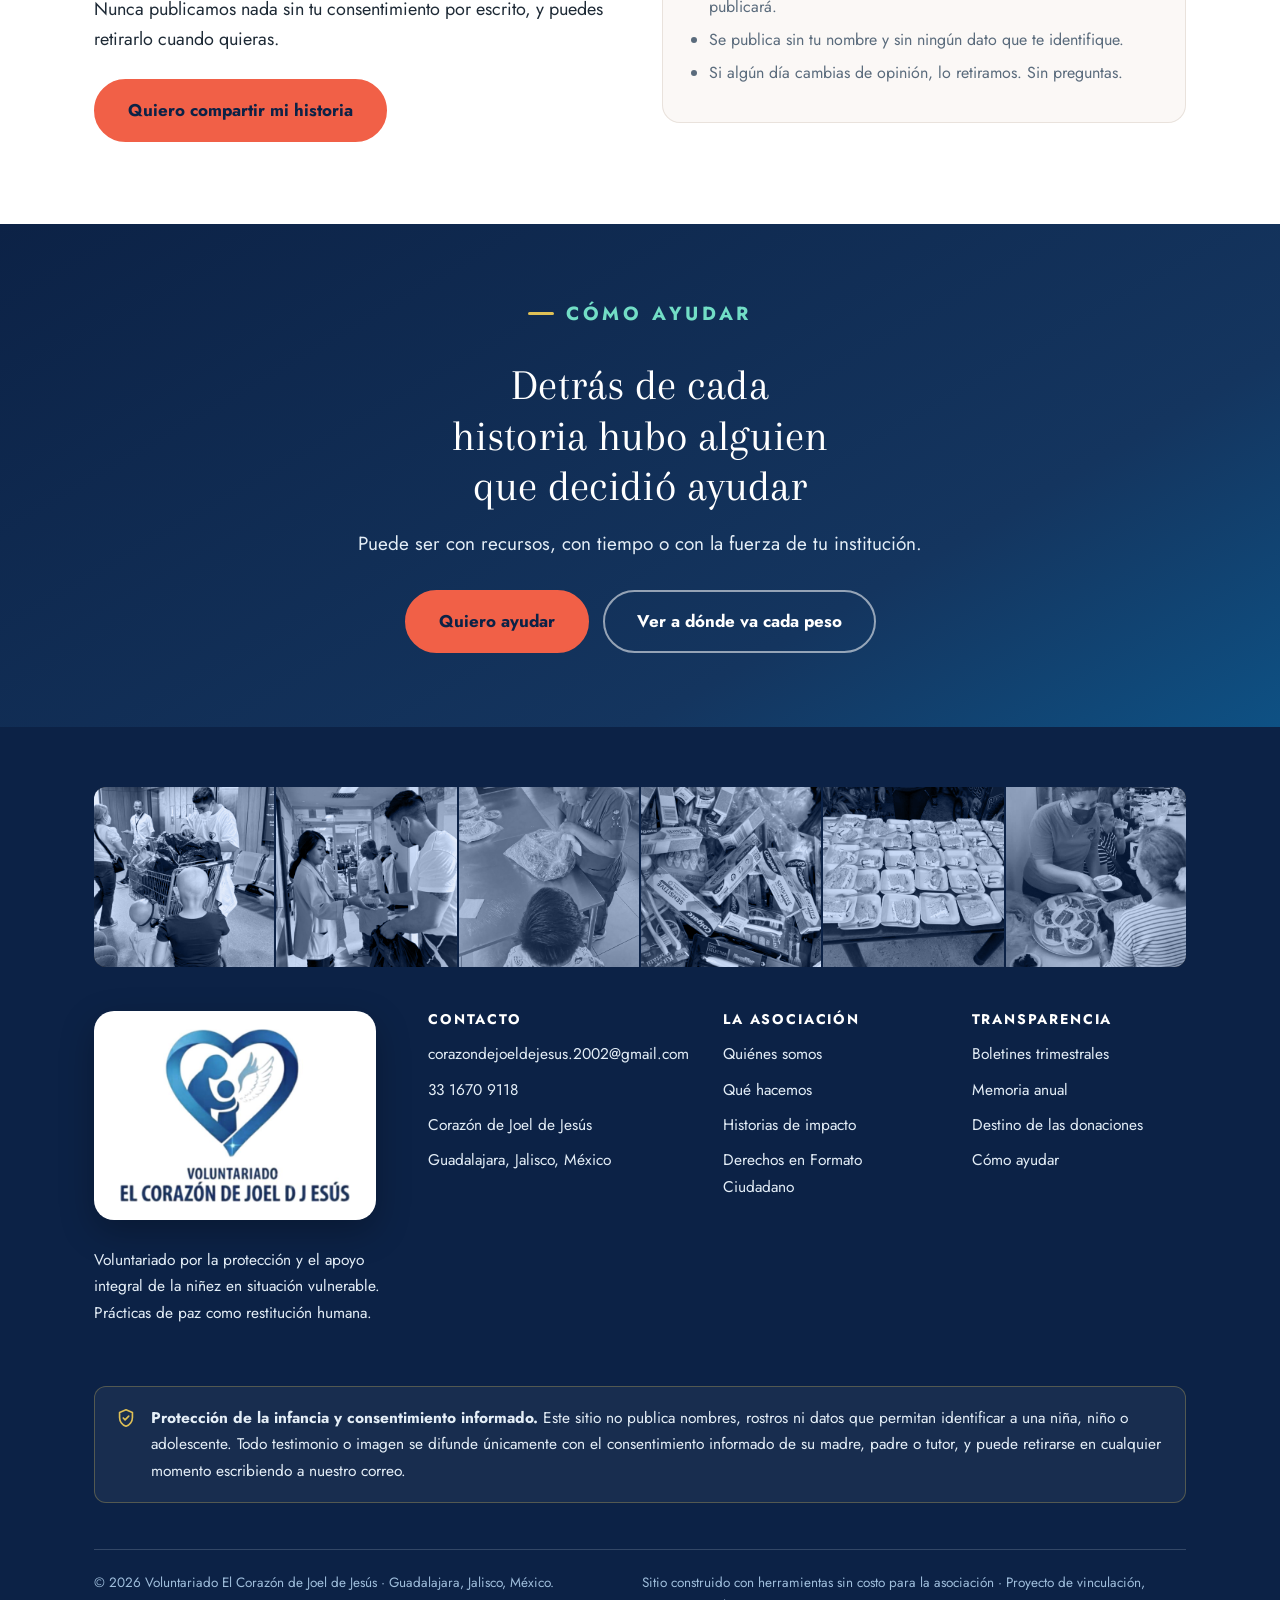
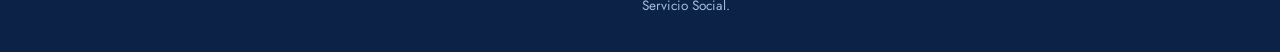
<file: docs/historias.html>
<!DOCTYPE html>
<html lang="es-MX">
<head>
<meta charset="UTF-8">
<meta name="viewport" content="width=device-width, initial-scale=1">

<!-- ✏️ EDITABLE — Título y descripción que salen en Google -->
<title>Historias de impacto — El Corazón de Joel de Jesús | Guadalajara</title>
<meta name="description" content="Testimonios anonimizados de niñas, niños y familias acompañadas por nuestro voluntariado en Guadalajara. Publicados con consentimiento informado y sin datos identificables.">
<link rel="canonical" href="https://fabianromo674-bit.github.io/corazon-joel-de-jesus/historias.html">

<meta property="og:type" content="article">
<meta property="og:locale" content="es_MX">
<meta property="og:site_name" content="El Corazón de Joel de Jesús">
<meta property="og:title" content="Historias de impacto — El Corazón de Joel de Jesús">
<meta property="og:description" content="Lo que se repara, florece. Testimonios de familias acompañadas, publicados con consentimiento y sin exponer a nadie.">
<meta property="og:url" content="https://fabianromo674-bit.github.io/corazon-joel-de-jesus/historias.html">
<meta property="og:image" content="https://fabianromo674-bit.github.io/corazon-joel-de-jesus/assets/img/logo_completo.png">
<meta property="og:image:alt" content="Logotipo del Voluntariado El Corazón de Joel de Jesús.">
<meta name="twitter:card" content="summary_large_image">
<meta name="theme-color" content="#0c2246">

<link rel="icon" href="assets/img/favicon.png" type="image/png">
<link rel="apple-touch-icon" href="assets/img/apple-touch-icon.png">

<link rel="preconnect" href="https://fonts.googleapis.com">
<link rel="preconnect" href="https://fonts.gstatic.com" crossorigin>
<link href="https://fonts.googleapis.com/css2?family=Arapey:ital@0;1&family=Jost:wght@400;500;600;700&display=swap" rel="stylesheet">
<link rel="stylesheet" href="assets/css/estilo.css">
</head>
<body>

<a class="saltar" href="#contenido">Saltar al contenido principal</a>

<header class="encabezado">
  <nav class="barra" aria-label="Navegación principal">
    <a class="marca" href="index.html" aria-label="El Corazón de Joel de Jesús — Ir al inicio">
      <img src="assets/img/corazon.png" alt="" width="42" height="40">
      <span class="marca-texto">
        <b>El Corazón de Joel de Jesús</b>
        <span>Voluntariado</span>
      </span>
    </a>
    <button class="hamburguesa" aria-expanded="false" aria-controls="menu-principal">
      <span></span>
      <span class="solo-lectores">Abrir menú</span>
    </button>
    <ul class="menu" id="menu-principal">
      <li><a href="quienes-somos.html">Quiénes somos</a></li>
      <li><a href="que-hacemos.html">Qué hacemos</a></li>
      <li><a href="transparencia.html">Transparencia</a></li>
      <li><a href="historias.html" aria-current="page">Historias</a></li>
      <li><a href="derechos-ciudadanos.html">Derechos</a></li>
      <li><a href="contacto.html">Contacto</a></li>
      <li><a class="boton" href="como-ayudar.html">Quiero ayudar</a></li>
    </ul>
    <a class="boton" href="como-ayudar.html">Quiero ayudar</a>
  </nav>
</header>

<main id="contenido">

  <div class="portada portada-interior portada-foto" style="--foto:url('../img/fotos/manos-tazones.jpg')">
    <svg class="vetas" viewBox="0 0 1440 400" preserveAspectRatio="xMidYMid slice" aria-hidden="true" focusable="false">
      <g fill="none" stroke="#dfc056" stroke-linecap="round">
        <path d="M-20 340 C 210 310, 330 240, 530 215 S 850 170, 1010 115 S 1270 65, 1460 34" stroke-width="1.5" opacity=".5"/>
        <path d="M530 215 C 580 265, 610 320, 650 396" stroke-width="1" opacity=".35"/>
      </g>
    </svg>
    <div class="envoltura">
      <p class="migas"><a href="index.html">Inicio</a><span aria-hidden="true">›</span>Historias de impacto</p>
      <p class="antetitulo">Historias de impacto</p>
      <!-- ✏️ EDITABLE -->
      <h1>Lo que se repara, florece</h1>
      <p class="entrada">
        Estas son voces de personas que acompañamos. No aparecen sus nombres ni sus rostros —y
        eso no las hace menos reales: las hace más seguras. Contar una historia nunca puede
        costarle la intimidad a una niña o a un niño.
      </p>
    </div>
    <div class="kintsugi" data-kintsugi data-fondo="#ffffff"></div>
  </div>

  <!-- ===================== HISTORIAS ===================== -->
  <section class="seccion" aria-labelledby="titulo-historias">
    <div class="envoltura">
      <div class="titulo">
        <p class="antetitulo">Testimonios</p>
        <!-- ✏️ EDITABLE -->
        <h2 id="titulo-historias">Voces del acompañamiento</h2>
        <p>
          Cada testimonio corresponde a una de nuestras cuatro líneas de trabajo. Los publicamos
          tal como fueron dichos, sin edulcorar y sin dramatizar.
        </p>
      </div>

      <!-- 💬 Las historias se editan en assets/js/contenido.js → historias
           🔒 NUNCA agregar nombres reales ni datos identificables. -->
      <div class="rejilla rejilla-3" data-historias>
        <noscript>
          <p>Los testimonios se publican en esta sección. Para conocerlos,
             escríbenos a corazondejoeldejesus.2002@gmail.com</p>
        </noscript>
      </div>

      <div class="aviso-proteccion">
        <svg viewBox="0 0 24 24" fill="none" aria-hidden="true"><path d="M12 3l7 3v5.5c0 4.3-3 8.2-7 9.5-4-1.3-7-5.2-7-9.5V6l7-3Z" stroke="#0e5184" stroke-width="1.8" stroke-linejoin="round"/><path d="M9 12l2 2 4-4" stroke="#0e5184" stroke-width="1.8" stroke-linecap="round" stroke-linejoin="round"/></svg>
        <p>
          <strong>Protegemos a quienes servimos.</strong> Todas las historias se publican con
          consentimiento informado firmado por la madre, el padre o el tutor, y sin ningún dato
          que permita identificar a una niña o un niño: ni nombres, ni escuelas, ni domicilios,
          ni fotografías de rostros. Cualquier familia puede pedirnos retirar su testimonio en
          cualquier momento, sin dar explicaciones.
        </p>
      </div>
    </div>
  </section>

  <!-- ===================== BANDA FOTOGRÁFICA ===================== -->
  <aside class="banda-foto" style="--foto:url('../img/fotos/ninos-juego.jpg')">
    <div class="envoltura">
      <!-- ✏️ EDITABLE -->
      <p class="frase">Un balón, un pastel, una tarde. También eso es <em>restituir</em>.</p>
      <p class="pie-frase">Los rostros de niñas y niños se difuminan para proteger su identidad</p>
    </div>
  </aside>

  <div class="kintsugi" data-kintsugi data-fondo="#fbf8f6"></div>

  <!-- ===================== POR QUÉ CONTAMOS ASÍ ===================== -->
  <section class="seccion crema" aria-labelledby="titulo-como">
    <div class="envoltura">
      <div class="titulo">
        <p class="antetitulo">Nuestra forma de contar</p>
        <!-- ✏️ EDITABLE -->
        <h2 id="titulo-como">Por qué aquí no vas a ver la foto de un niño llorando</h2>
        <p>
          Existe una manera fácil de conseguir donativos: mostrar el sufrimiento de un niño de
          cerca. Funciona. Nosotros no la usamos, y queremos explicar por qué.
        </p>
      </div>

      <div class="rejilla rejilla-3">
        <article class="tarjeta">
          <h3>Porque la dignidad no se negocia</h3>
          <p>
            Una niña no debería tener que mostrarse en su peor momento para merecer ayuda.
            Exhibir su dolor para conmover invierte exactamente lo que decimos defender.
          </p>
        </article>
        <article class="tarjeta">
          <h3>Porque la imagen dura para siempre</h3>
          <p>
            Una fotografía publicada hoy sigue en internet cuando esa niña tenga veinte años.
            Ella no puede consentir eso a los siete. Nosotros tampoco podemos hacerlo por ella.
          </p>
        </article>
        <article class="tarjeta">
          <h3>Porque hay algo mejor que la lástima</h3>
          <p>
            La lástima da una vez y se olvida. La certeza —saber qué hacemos, cómo y con qué
            resultado— sostiene un vínculo por años. Preferimos donantes que entienden.
          </p>
        </article>
      </div>

      <div class="envoltura-angosta" style="padding:0;margin-top:40px">
        <p style="font-family:var(--fuente-titulo);font-size:24px;color:var(--navy);line-height:1.5;border-left:3px solid var(--oro);padding-left:22px">
          Si una historia solo conmueve cuando se ve la cara del niño, el problema no es la
          historia: es cómo la estamos contando.
        </p>
      </div>
    </div>
  </section>

  <div class="kintsugi" data-kintsugi data-fondo="#ffffff"></div>

  <!-- ===================== COMPARTIR TU HISTORIA ===================== -->
  <section class="seccion" aria-labelledby="titulo-comparte">
    <div class="envoltura">
      <div class="rejilla rejilla-2" style="align-items:center;gap:44px">
        <div>
          <p class="antetitulo">¿Te acompañamos?</p>
          <!-- ✏️ EDITABLE -->
          <h2 id="titulo-comparte" style="font-size:clamp(28px,3.4vw,38px);margin:12px 0 16px">
            Si tu familia caminó con nosotros, tu voz ayuda a otras
          </h2>
          <p style="margin-bottom:18px">
            Compartir tu experiencia le da certeza a alguien que hoy está donde tú estuviste, y
            a quien está pensando en apoyarnos. Tú decides qué se cuenta y qué no.
          </p>
          <p style="margin-bottom:24px">
            Nunca publicamos nada sin tu consentimiento por escrito, y puedes retirarlo cuando
            quieras.
          </p>
          <a class="boton" href="contacto.html">Quiero compartir mi historia</a>
        </div>

        <article class="tarjeta" style="border-top-color:var(--oro)">
          <h3>Cómo funciona</h3>
          <ul>
            <li>Nos escribes por correo o teléfono.</li>
            <li>Platicamos sin compromiso: tú decides si sigues o no.</li>
            <li>Escribimos el testimonio juntos y tú lo apruebas palabra por palabra.</li>
            <li>Firmas un consentimiento informado que explica dónde se publicará.</li>
            <li>Se publica sin tu nombre y sin ningún dato que te identifique.</li>
            <li>Si algún día cambias de opinión, lo retiramos. Sin preguntas.</li>
          </ul>
        </article>
      </div>
    </div>
  </section>

  <section class="llamado" aria-labelledby="titulo-llamado">
    <div class="envoltura">
      <p class="antetitulo" style="justify-content:center;color:var(--menta)">Cómo ayudar</p>
      <!-- ✏️ EDITABLE -->
      <h2 id="titulo-llamado">Detrás de cada historia hubo alguien que decidió ayudar</h2>
      <p>Puede ser con recursos, con tiempo o con la fuerza de tu institución.</p>
      <div class="acciones">
        <a class="boton" href="como-ayudar.html">Quiero ayudar</a>
        <a class="boton boton-linea" href="transparencia.html">Ver a dónde va cada peso</a>
      </div>
    </div>
  </section>

</main>

<footer class="pie">
  <div class="envoltura">
    <!-- Tira fotográfica: se genera sola desde contenido.js → galeriaFotos -->
    <div class="pie-tira" data-pie-tira></div>

    <div class="columnas">      <div>
        <div class="caja-logo">
          <img src="assets/img/logo_completo.png"
               alt="Voluntariado El Corazón de Joel de Jesús. Apoyando a nuestras infancias vulnerables."
               width="230" height="172" loading="lazy">
        </div>
        <p>
          Voluntariado por la protección y el apoyo integral de la niñez en situación vulnerable.
          Prácticas de paz como restitución humana.
        </p>
      </div>
      <div>
        <h3>Contacto</h3>
        <ul>
          <li><a data-correo data-correo-texto href="mailto:corazondejoeldejesus.2002@gmail.com">corazondejoeldejesus.2002@gmail.com</a></li>
          <li><a data-telefono data-telefono-texto href="tel:+523316709118">33 1670 9118</a></li>
          <li><a data-facebook data-facebook-texto href="https://www.facebook.com/" target="_blank" rel="noopener">Corazón de Joel de Jesús</a></li>
          <li><span data-campo="ciudad">Guadalajara, Jalisco, México</span></li>
        </ul>
      </div>
      <div>
        <h3>La asociación</h3>
        <ul>
          <li><a href="quienes-somos.html">Quiénes somos</a></li>
          <li><a href="que-hacemos.html">Qué hacemos</a></li>
          <li><a href="historias.html">Historias de impacto</a></li>
          <li><a href="derechos-ciudadanos.html">Derechos en Formato Ciudadano</a></li>
        </ul>
      </div>
      <div>
        <h3>Transparencia</h3>
        <ul>
          <li><a href="transparencia.html">Boletines trimestrales</a></li>
          <li><a href="transparencia.html#memoria">Memoria anual</a></li>
          <li><a href="transparencia.html#diagnostico">Destino de las donaciones</a></li>
          <li><a href="como-ayudar.html">Cómo ayudar</a></li>
        </ul>
      </div>
      <div class="consentimiento">
        <svg viewBox="0 0 24 24" fill="none" aria-hidden="true"><path d="M12 3l7 3v5.5c0 4.3-3 8.2-7 9.5-4-1.3-7-5.2-7-9.5V6l7-3Z" stroke="#dfc056" stroke-width="1.8" stroke-linejoin="round"/><path d="M9 12l2 2 4-4" stroke="#dfc056" stroke-width="1.8" stroke-linecap="round" stroke-linejoin="round"/></svg>
        <p>
          <strong>Protección de la infancia y consentimiento informado.</strong>
          Este sitio no publica nombres, rostros ni datos que permitan identificar a una niña,
          niño o adolescente. Todo testimonio o imagen se difunde únicamente con el consentimiento
          informado de su madre, padre o tutor, y puede retirarse en cualquier momento
          escribiendo a nuestro correo.
        </p>
      </div>
      <div class="legal">
        <p>© <span data-anio>2026</span> Voluntariado El Corazón de Joel de Jesús · Guadalajara, Jalisco, México.</p>
        <p>Sitio construido con herramientas sin costo para la asociación · Proyecto de vinculación, Servicio Social.</p>
      </div>
    </div>
  </div>
</footer>

<script src="assets/js/contenido.js"></script>
<script src="assets/js/sitio.js"></script>
</body>
</html>
</file>
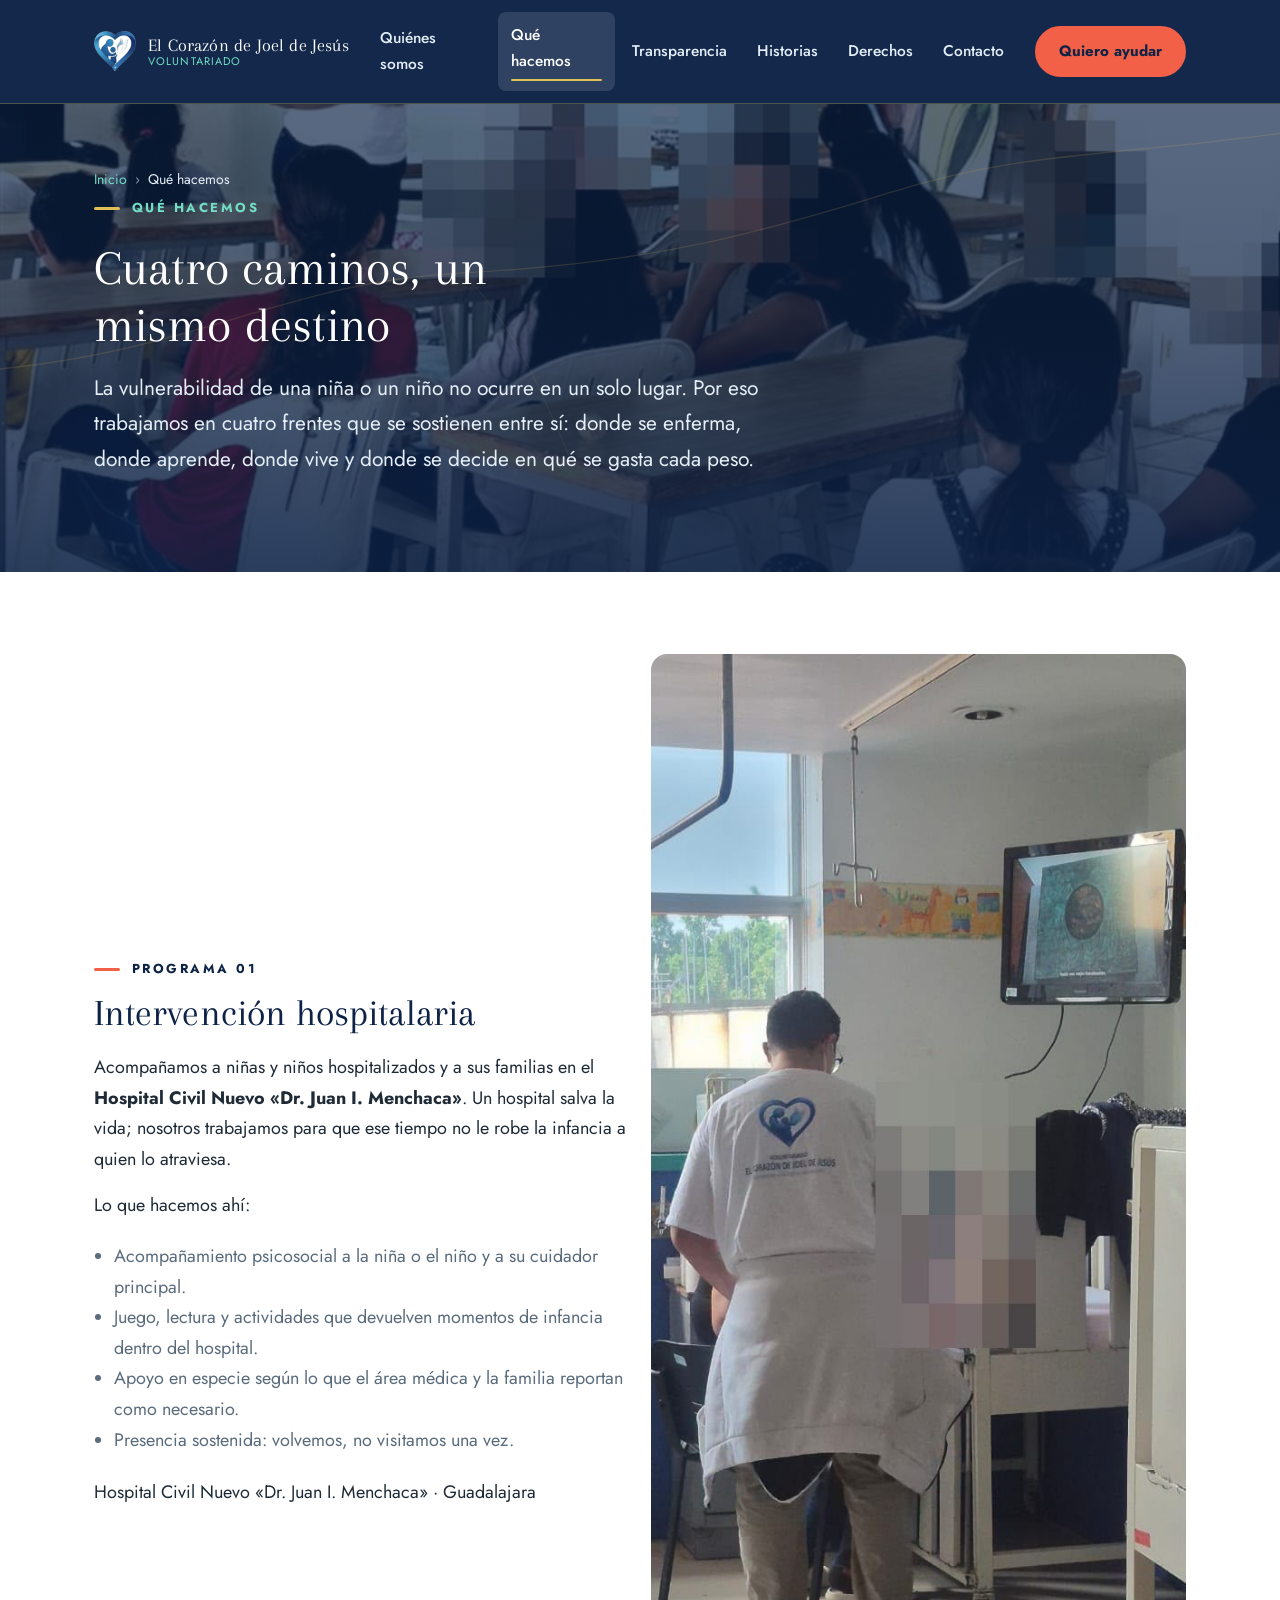
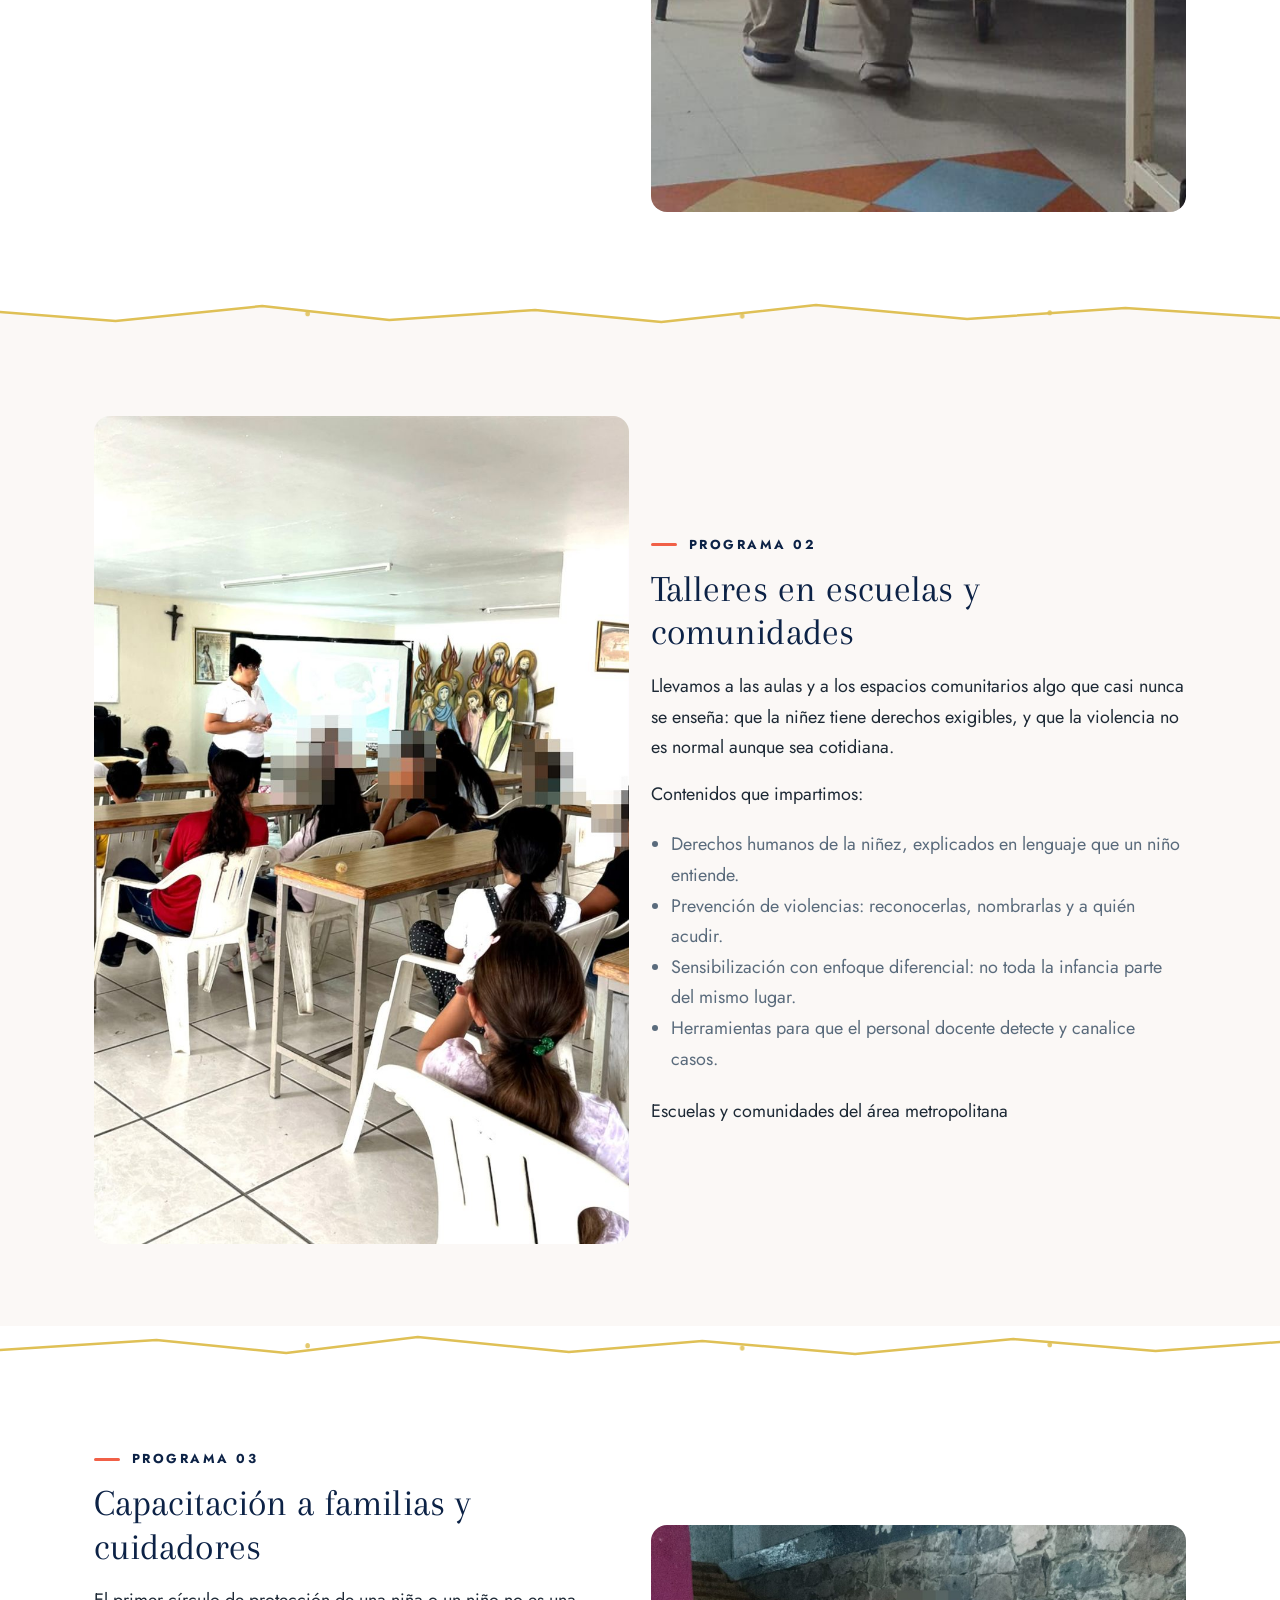
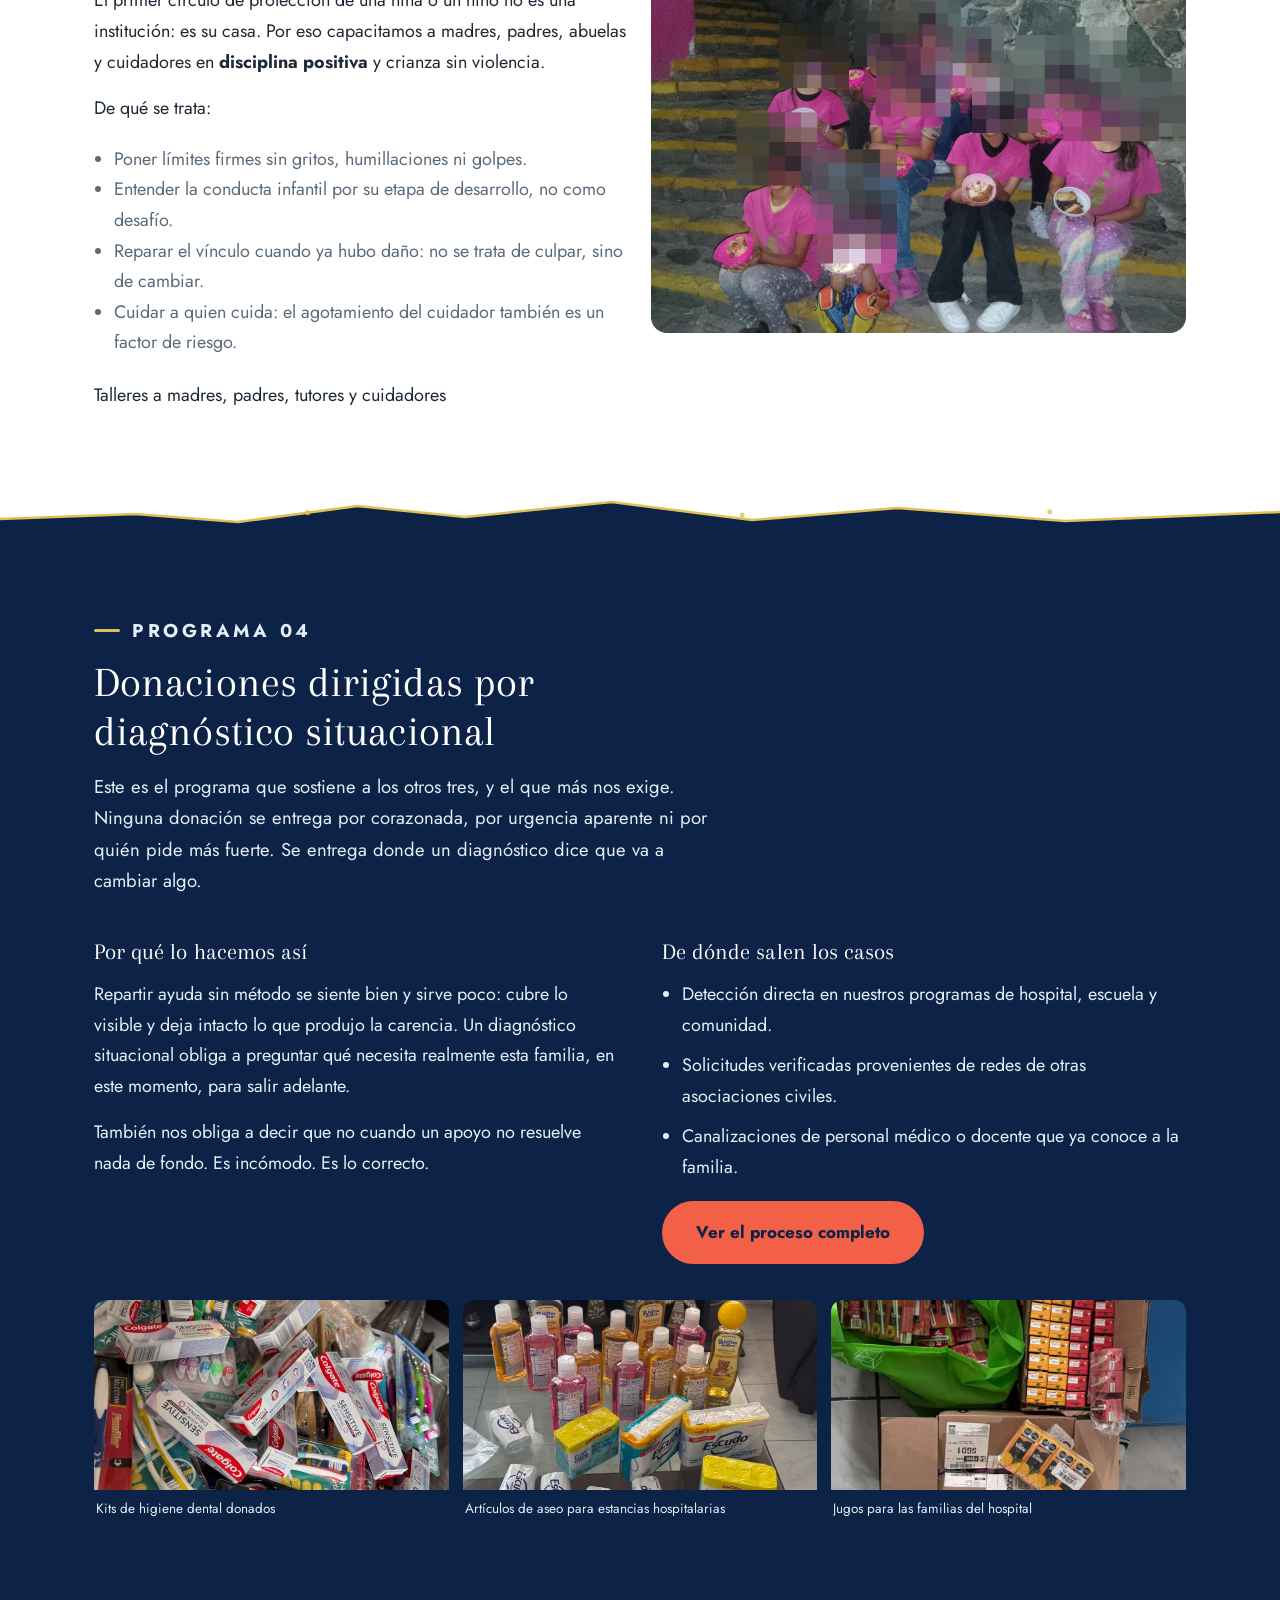
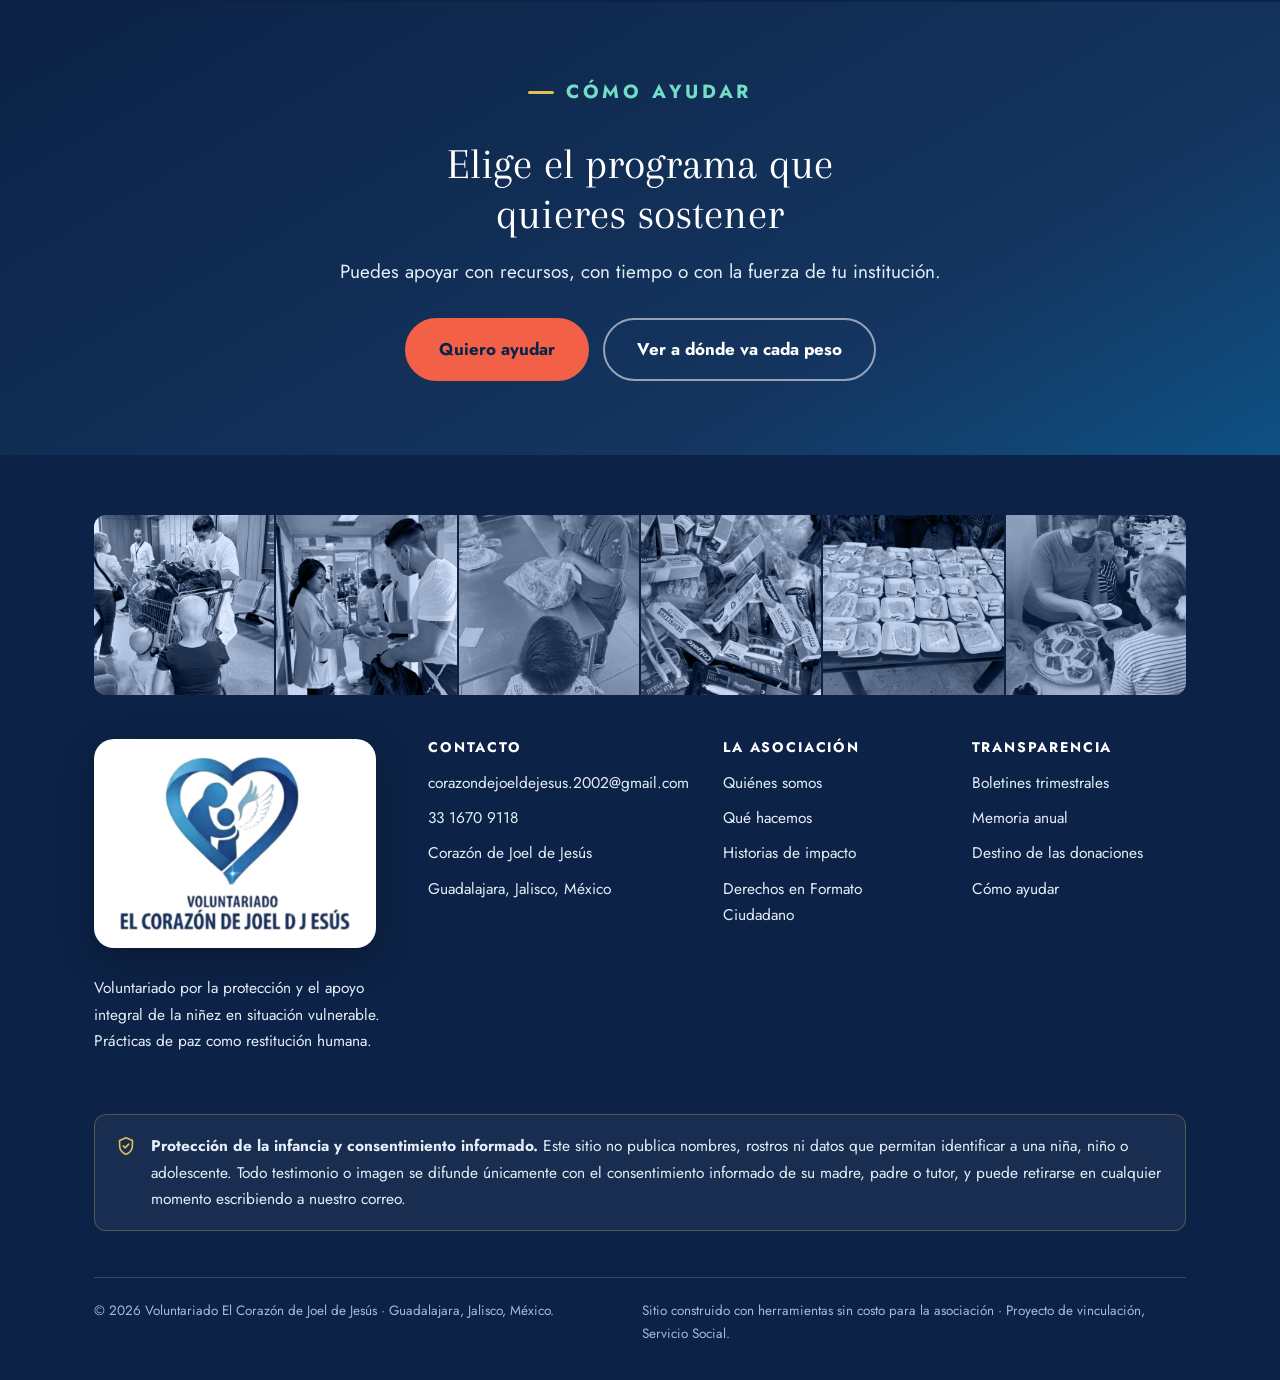
<file: docs/que-hacemos.html>
<!DOCTYPE html>
<html lang="es-MX">
<head>
<meta charset="UTF-8">
<meta name="viewport" content="width=device-width, initial-scale=1">

<!-- ✏️ EDITABLE — Título y descripción que salen en Google -->
<title>Qué hacemos — Programas para la niñez vulnerable en Guadalajara | El Corazón de Joel de Jesús</title>
<meta name="description" content="Cuatro programas: acompañamiento en el Hospital Civil Nuevo Dr. Juan I. Menchaca, talleres en escuelas, disciplina positiva para familias y donaciones dirigidas por diagnóstico situacional.">
<link rel="canonical" href="https://fabianromo674-bit.github.io/corazon-joel-de-jesus/que-hacemos.html">

<meta property="og:type" content="article">
<meta property="og:locale" content="es_MX">
<meta property="og:site_name" content="El Corazón de Joel de Jesús">
<meta property="og:title" content="Qué hacemos — El Corazón de Joel de Jesús">
<meta property="og:description" content="Hospitales, escuelas, familias y donaciones dirigidas: cuatro caminos para restituir la dignidad de la niñez en Jalisco.">
<meta property="og:url" content="https://fabianromo674-bit.github.io/corazon-joel-de-jesus/que-hacemos.html">
<meta property="og:image" content="https://fabianromo674-bit.github.io/corazon-joel-de-jesus/assets/img/logo_completo.png">
<meta property="og:image:alt" content="Logotipo del Voluntariado El Corazón de Joel de Jesús.">
<meta name="twitter:card" content="summary_large_image">
<meta name="theme-color" content="#0c2246">

<link rel="icon" href="assets/img/favicon.png" type="image/png">
<link rel="apple-touch-icon" href="assets/img/apple-touch-icon.png">

<link rel="preconnect" href="https://fonts.googleapis.com">
<link rel="preconnect" href="https://fonts.gstatic.com" crossorigin>
<link href="https://fonts.googleapis.com/css2?family=Arapey:ital@0;1&family=Jost:wght@400;500;600;700&display=swap" rel="stylesheet">
<link rel="stylesheet" href="assets/css/estilo.css">
</head>
<body>

<a class="saltar" href="#contenido">Saltar al contenido principal</a>

<header class="encabezado">
  <nav class="barra" aria-label="Navegación principal">
    <a class="marca" href="index.html" aria-label="El Corazón de Joel de Jesús — Ir al inicio">
      <img src="assets/img/corazon.png" alt="" width="42" height="40">
      <span class="marca-texto">
        <b>El Corazón de Joel de Jesús</b>
        <span>Voluntariado</span>
      </span>
    </a>
    <button class="hamburguesa" aria-expanded="false" aria-controls="menu-principal">
      <span></span>
      <span class="solo-lectores">Abrir menú</span>
    </button>
    <ul class="menu" id="menu-principal">
      <li><a href="quienes-somos.html">Quiénes somos</a></li>
      <li><a href="que-hacemos.html" aria-current="page">Qué hacemos</a></li>
      <li><a href="transparencia.html">Transparencia</a></li>
      <li><a href="historias.html">Historias</a></li>
      <li><a href="derechos-ciudadanos.html">Derechos</a></li>
      <li><a href="contacto.html">Contacto</a></li>
      <li><a class="boton" href="como-ayudar.html">Quiero ayudar</a></li>
    </ul>
    <a class="boton" href="como-ayudar.html">Quiero ayudar</a>
  </nav>
</header>

<main id="contenido">

  <div class="portada portada-interior portada-foto" style="--foto:url('../img/fotos/taller-aula.jpg')">
    <svg class="vetas" viewBox="0 0 1440 400" preserveAspectRatio="xMidYMid slice" aria-hidden="true" focusable="false">
      <g fill="none" stroke="#dfc056" stroke-linecap="round">
        <path d="M-20 300 C 220 280, 320 200, 520 190 S 840 150, 1000 100 S 1260 60, 1460 30" stroke-width="1.5" opacity=".5"/>
        <path d="M520 190 C 570 240, 600 300, 640 396" stroke-width="1" opacity=".35"/>
      </g>
    </svg>
    <div class="envoltura">
      <p class="migas"><a href="index.html">Inicio</a><span aria-hidden="true">›</span>Qué hacemos</p>
      <p class="antetitulo">Qué hacemos</p>
      <!-- ✏️ EDITABLE -->
      <h1>Cuatro caminos, un mismo destino</h1>
      <p class="entrada">
        La vulnerabilidad de una niña o un niño no ocurre en un solo lugar. Por eso trabajamos
        en cuatro frentes que se sostienen entre sí: donde se enferma, donde aprende,
        donde vive y donde se decide en qué se gasta cada peso.
      </p>
    </div>
    <div class="kintsugi" data-kintsugi data-fondo="#ffffff"></div>
  </div>

  <!-- =====================================================================
       PROGRAMAS 1-3 · GENERADOS AUTOMÁTICAMENTE
       Estas secciones se arman solas desde assets/js/contenido.js →
       programas (párrafos, listas, lugar y foto de cada programa).
       Para editarlas NO toquen este archivo: editen contenido.js.
       El programa 4 (donaciones dirigidas) sí se edita aquí abajo,
       porque su sección explica el diagnóstico situacional.
       ===================================================================== -->
  <div data-programas-detalle>
    <noscript>
      <p style="padding:40px 24px;max-width:900px;margin:0 auto">
        Nuestros programas: intervención hospitalaria en el Hospital Civil
        Nuevo «Dr. Juan I. Menchaca», talleres de derechos y prevención en
        escuelas y comunidades, y capacitación a familias en disciplina
        positiva. Escríbenos a corazondejoeldejesus.2002@gmail.com para
        conocerlos a detalle.
      </p>
    </noscript>
  </div>


  <div class="kintsugi" data-kintsugi data-fondo="#0c2246"></div>

  <!-- ===================== PROGRAMA 4 ===================== -->
  <section class="seccion oscuro" id="donaciones" aria-labelledby="titulo-p4">
    <div class="envoltura">
      <div class="titulo">
        <p class="antetitulo">Programa 04</p>
        <!-- ✏️ EDITABLE -->
        <h2 id="titulo-p4">Donaciones dirigidas por diagnóstico situacional</h2>
        <p>
          Este es el programa que sostiene a los otros tres, y el que más nos exige. Ninguna
          donación se entrega por corazonada, por urgencia aparente ni por quién pide más fuerte.
          Se entrega donde un diagnóstico dice que va a cambiar algo.
        </p>
      </div>

      <div class="rejilla rejilla-2" style="gap:44px">
        <div>
          <h3 style="font-size:23px;margin-bottom:14px">Por qué lo hacemos así</h3>
          <p style="margin-bottom:16px">
            Repartir ayuda sin método se siente bien y sirve poco: cubre lo visible y deja
            intacto lo que produjo la carencia. Un diagnóstico situacional obliga a preguntar
            qué necesita realmente esta familia, en este momento, para salir adelante.
          </p>
          <p>
            También nos obliga a decir que no cuando un apoyo no resuelve nada de fondo. Es
            incómodo. Es lo correcto.
          </p>
        </div>
        <div>
          <h3 style="font-size:23px;margin-bottom:14px">De dónde salen los casos</h3>
          <ul style="margin:0 0 0 20px">
            <li style="margin-bottom:10px">Detección directa en nuestros programas de hospital, escuela y comunidad.</li>
            <li style="margin-bottom:10px">Solicitudes verificadas provenientes de redes de otras asociaciones civiles.</li>
            <li style="margin-bottom:10px">Canalizaciones de personal médico o docente que ya conoce a la familia.</li>
          </ul>
          <p style="margin-top:18px">
            <a class="boton" href="transparencia.html#diagnostico">Ver el proceso completo</a>
          </p>
        </div>
      </div>

      <!-- Evidencia fotográfica de donaciones recientes.
           ✏️ Para cambiar una foto: súbanla a docs/assets/img/fotos/
           y cambien aquí el nombre del archivo y su descripción. -->
      <div class="evidencia">
        <figure>
          <img src="assets/img/fotos/kits-dentales.jpg" loading="lazy" decoding="async"
               alt="Decenas de pastas y cepillos dentales nuevos, listos para entregarse.">
          <figcaption>Kits de higiene dental donados</figcaption>
        </figure>
        <figure>
          <img src="assets/img/fotos/articulos-higiene.jpg" loading="lazy" decoding="async"
               alt="Jabones, champús y artículos de aseo personal reunidos para su entrega.">
          <figcaption>Artículos de aseo para estancias hospitalarias</figcaption>
        </figure>
        <figure>
          <img src="assets/img/fotos/jugos-donados.jpg" loading="lazy" decoding="async"
               alt="Cajas y bolsas llenas de jugos individuales donados.">
          <figcaption>Jugos para las familias del hospital</figcaption>
        </figure>
      </div>
    </div>
  </section>

  <section class="llamado" aria-labelledby="titulo-llamado">
    <div class="envoltura">
      <p class="antetitulo" style="justify-content:center;color:var(--menta)">Cómo ayudar</p>
      <!-- ✏️ EDITABLE -->
      <h2 id="titulo-llamado">Elige el programa que quieres sostener</h2>
      <p>Puedes apoyar con recursos, con tiempo o con la fuerza de tu institución.</p>
      <div class="acciones">
        <a class="boton" href="como-ayudar.html">Quiero ayudar</a>
        <a class="boton boton-linea" href="transparencia.html">Ver a dónde va cada peso</a>
      </div>
    </div>
  </section>

</main>

<footer class="pie">
  <div class="envoltura">
    <!-- Tira fotográfica: se genera sola desde contenido.js → galeriaFotos -->
    <div class="pie-tira" data-pie-tira></div>

    <div class="columnas">      <div>
        <div class="caja-logo">
          <img src="assets/img/logo_completo.png"
               alt="Voluntariado El Corazón de Joel de Jesús. Apoyando a nuestras infancias vulnerables."
               width="230" height="172" loading="lazy">
        </div>
        <p>
          Voluntariado por la protección y el apoyo integral de la niñez en situación vulnerable.
          Prácticas de paz como restitución humana.
        </p>
      </div>
      <div>
        <h3>Contacto</h3>
        <ul>
          <li><a data-correo data-correo-texto href="mailto:corazondejoeldejesus.2002@gmail.com">corazondejoeldejesus.2002@gmail.com</a></li>
          <li><a data-telefono data-telefono-texto href="tel:+523316709118">33 1670 9118</a></li>
          <li><a data-facebook data-facebook-texto href="https://www.facebook.com/" target="_blank" rel="noopener">Corazón de Joel de Jesús</a></li>
          <li><span data-campo="ciudad">Guadalajara, Jalisco, México</span></li>
        </ul>
      </div>
      <div>
        <h3>La asociación</h3>
        <ul>
          <li><a href="quienes-somos.html">Quiénes somos</a></li>
          <li><a href="que-hacemos.html">Qué hacemos</a></li>
          <li><a href="historias.html">Historias de impacto</a></li>
          <li><a href="derechos-ciudadanos.html">Derechos en Formato Ciudadano</a></li>
        </ul>
      </div>
      <div>
        <h3>Transparencia</h3>
        <ul>
          <li><a href="transparencia.html">Boletines trimestrales</a></li>
          <li><a href="transparencia.html#memoria">Memoria anual</a></li>
          <li><a href="transparencia.html#diagnostico">Destino de las donaciones</a></li>
          <li><a href="como-ayudar.html">Cómo ayudar</a></li>
        </ul>
      </div>
      <div class="consentimiento">
        <svg viewBox="0 0 24 24" fill="none" aria-hidden="true"><path d="M12 3l7 3v5.5c0 4.3-3 8.2-7 9.5-4-1.3-7-5.2-7-9.5V6l7-3Z" stroke="#dfc056" stroke-width="1.8" stroke-linejoin="round"/><path d="M9 12l2 2 4-4" stroke="#dfc056" stroke-width="1.8" stroke-linecap="round" stroke-linejoin="round"/></svg>
        <p>
          <strong>Protección de la infancia y consentimiento informado.</strong>
          Este sitio no publica nombres, rostros ni datos que permitan identificar a una niña,
          niño o adolescente. Todo testimonio o imagen se difunde únicamente con el consentimiento
          informado de su madre, padre o tutor, y puede retirarse en cualquier momento
          escribiendo a nuestro correo.
        </p>
      </div>
      <div class="legal">
        <p>© <span data-anio>2026</span> Voluntariado El Corazón de Joel de Jesús · Guadalajara, Jalisco, México.</p>
        <p>Sitio construido con herramientas sin costo para la asociación · Proyecto de vinculación, Servicio Social.</p>
      </div>
    </div>
  </div>
</footer>

<script src="assets/js/contenido.js"></script>
<script src="assets/js/sitio.js"></script>
</body>
</html>
</file>
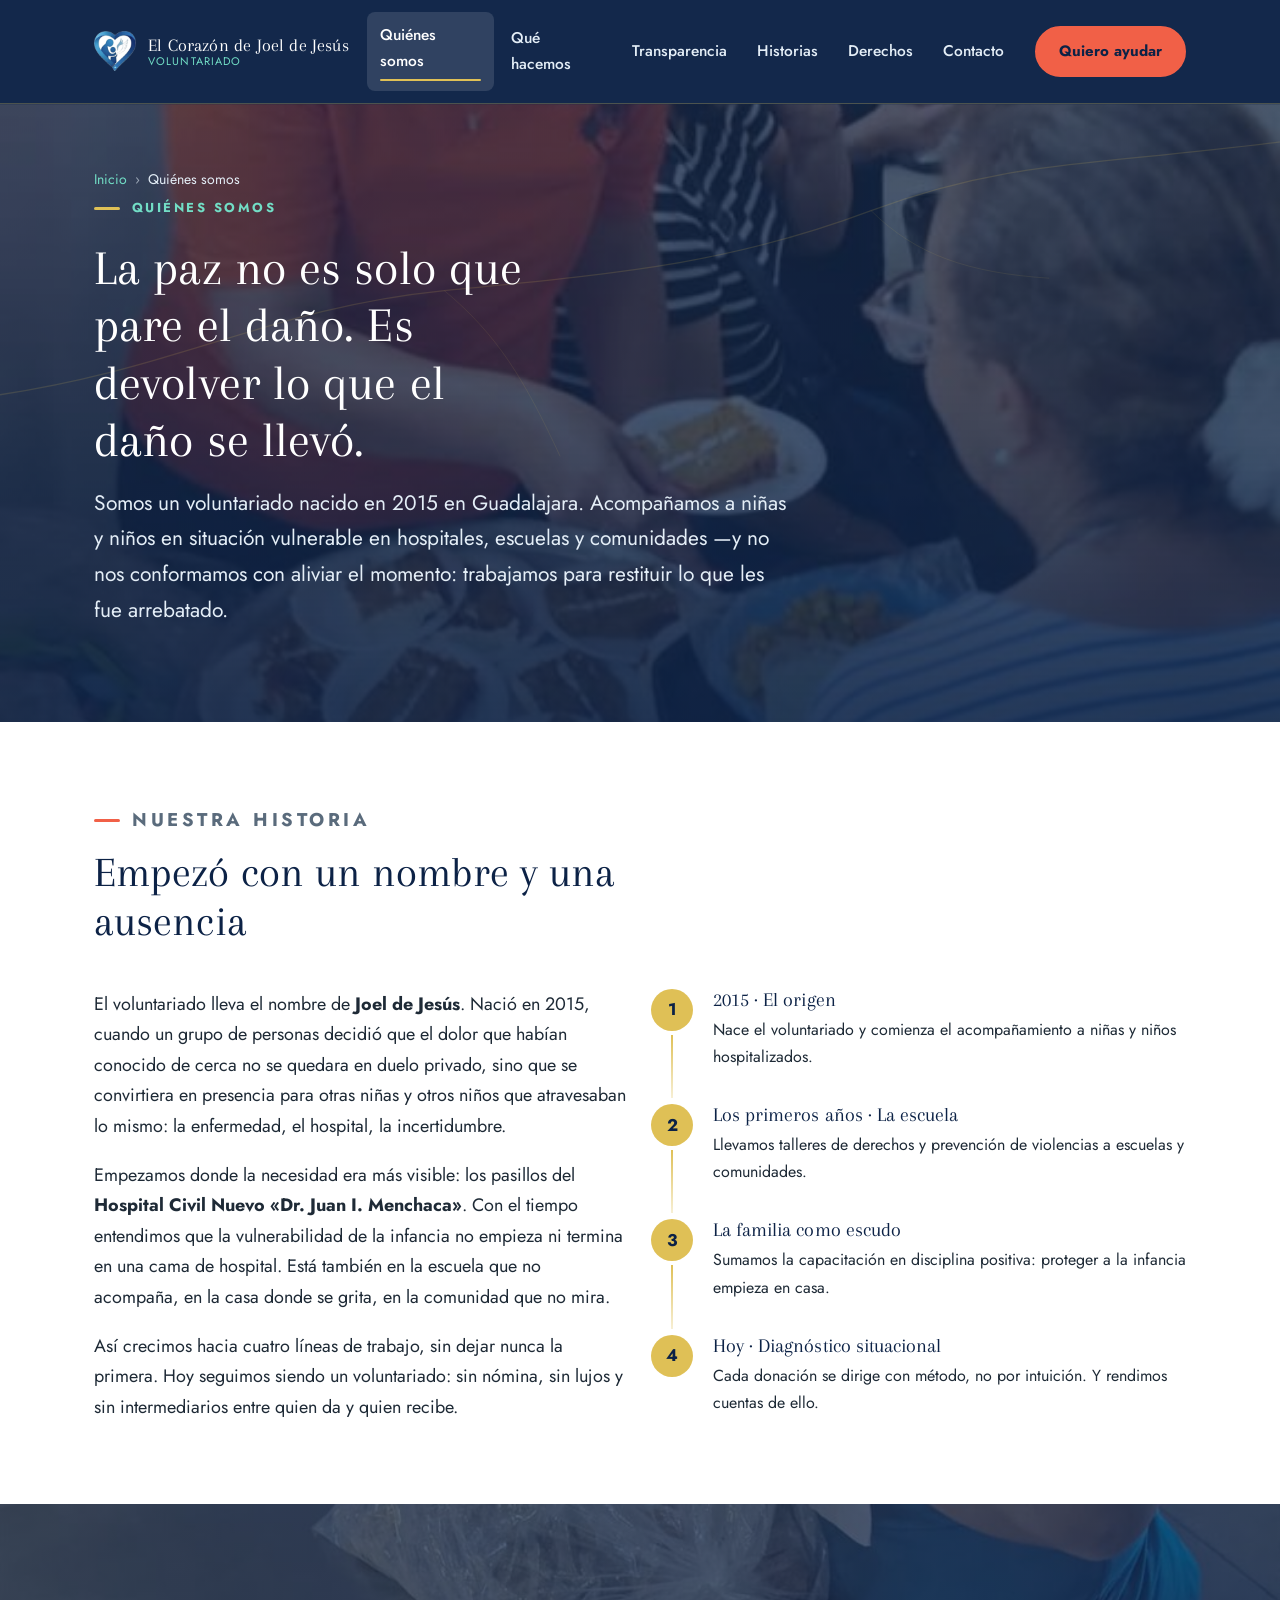
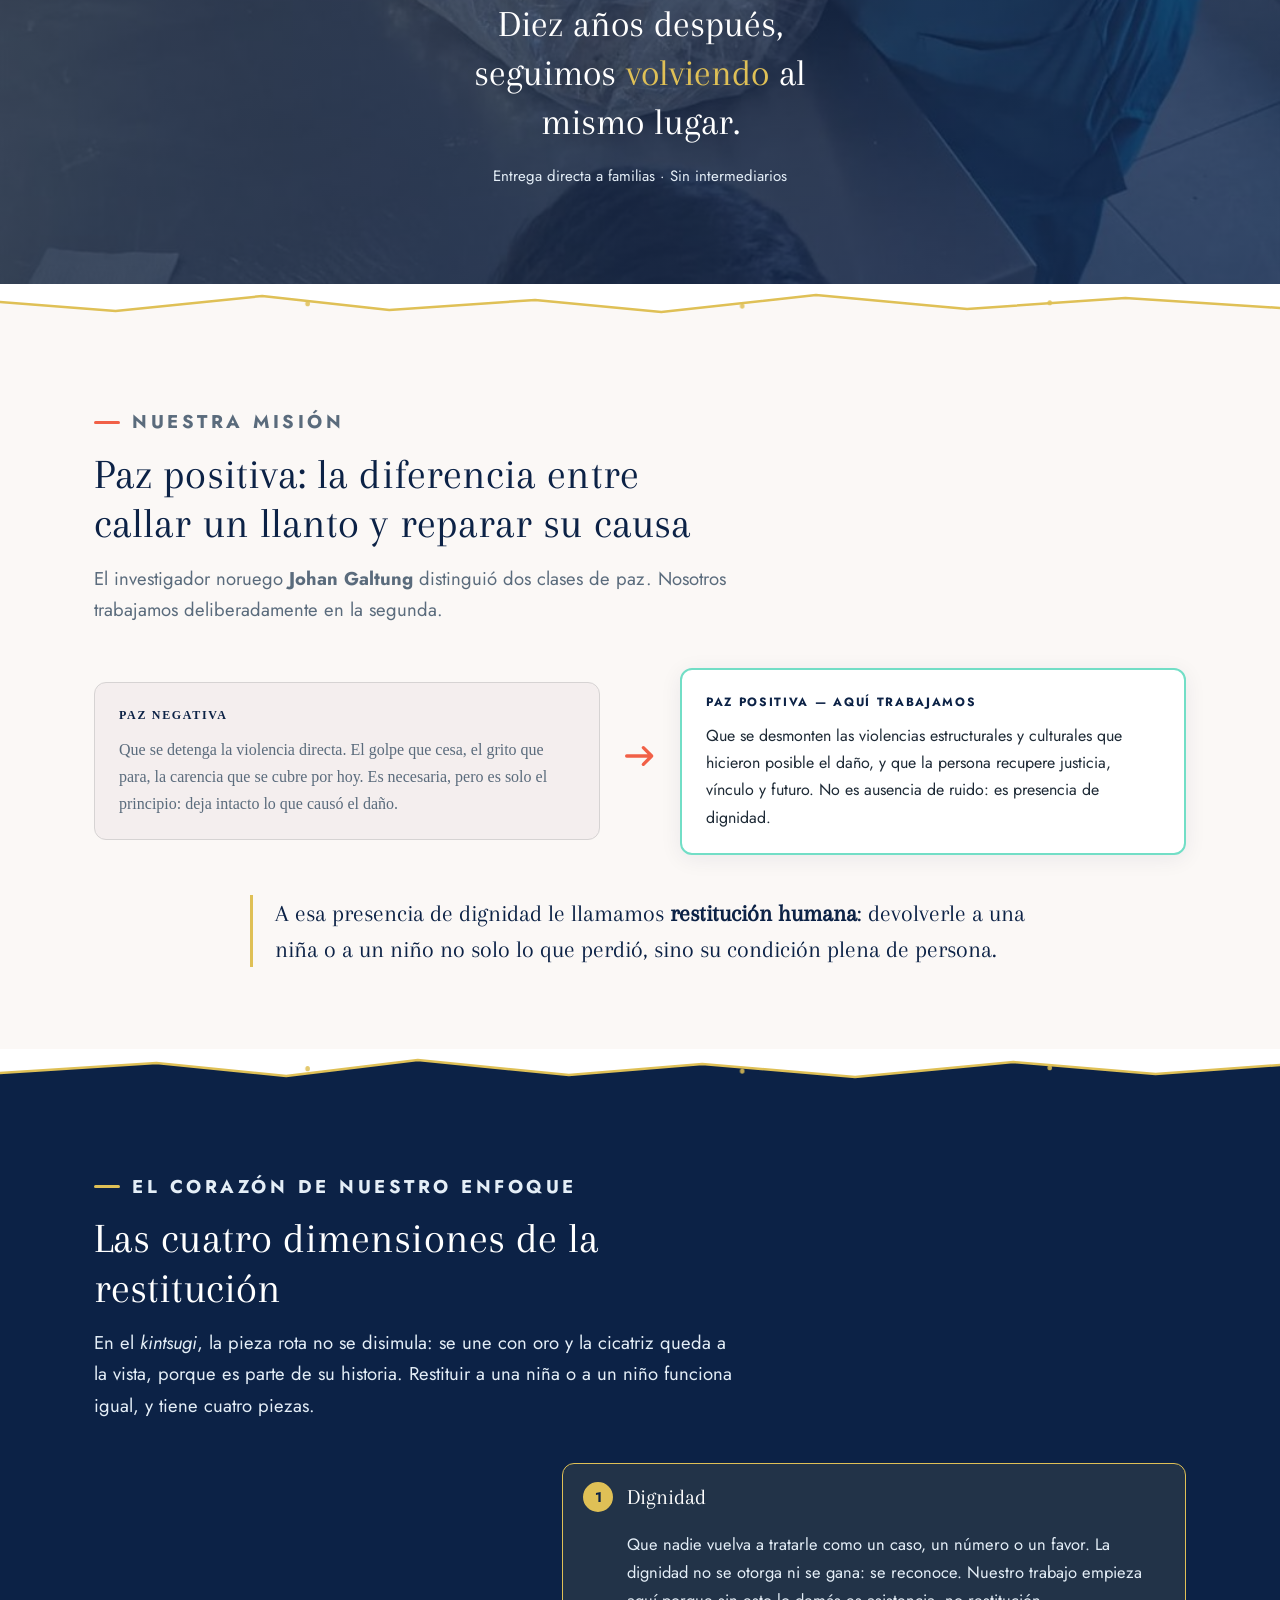
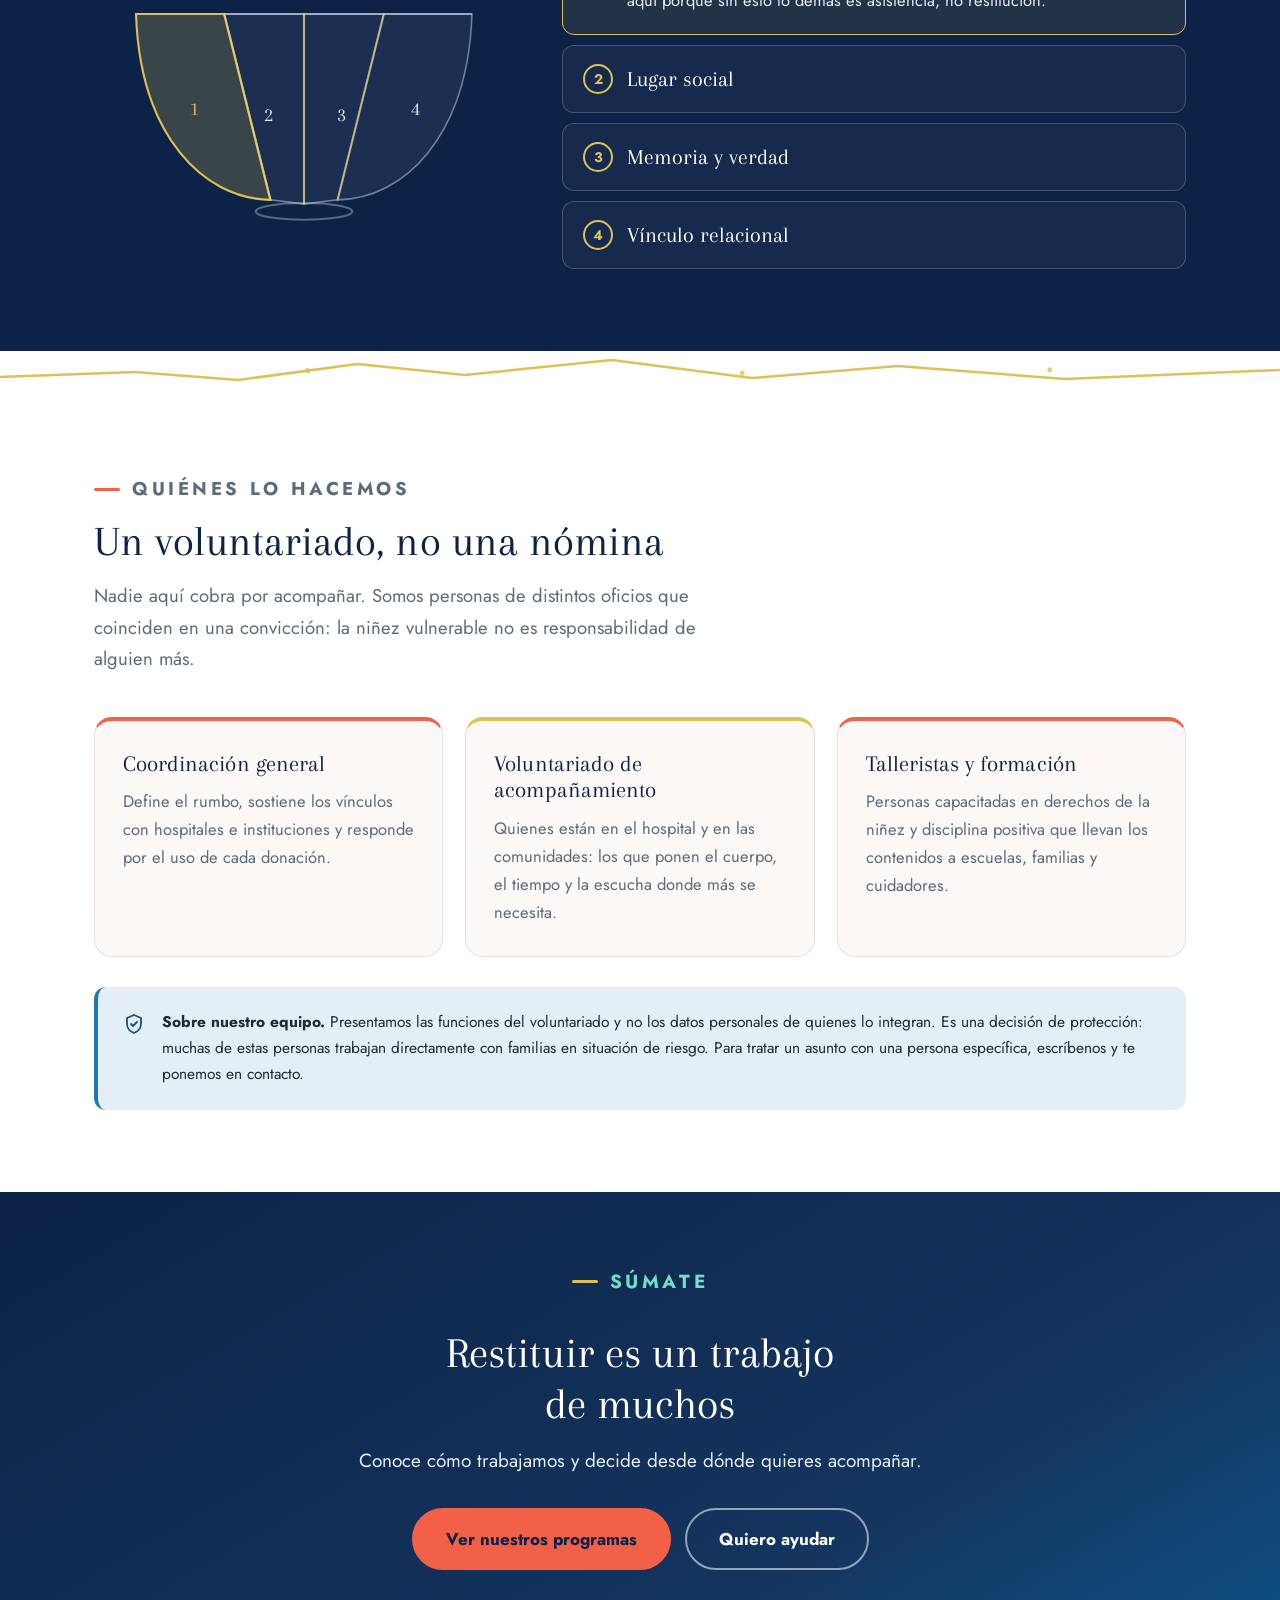
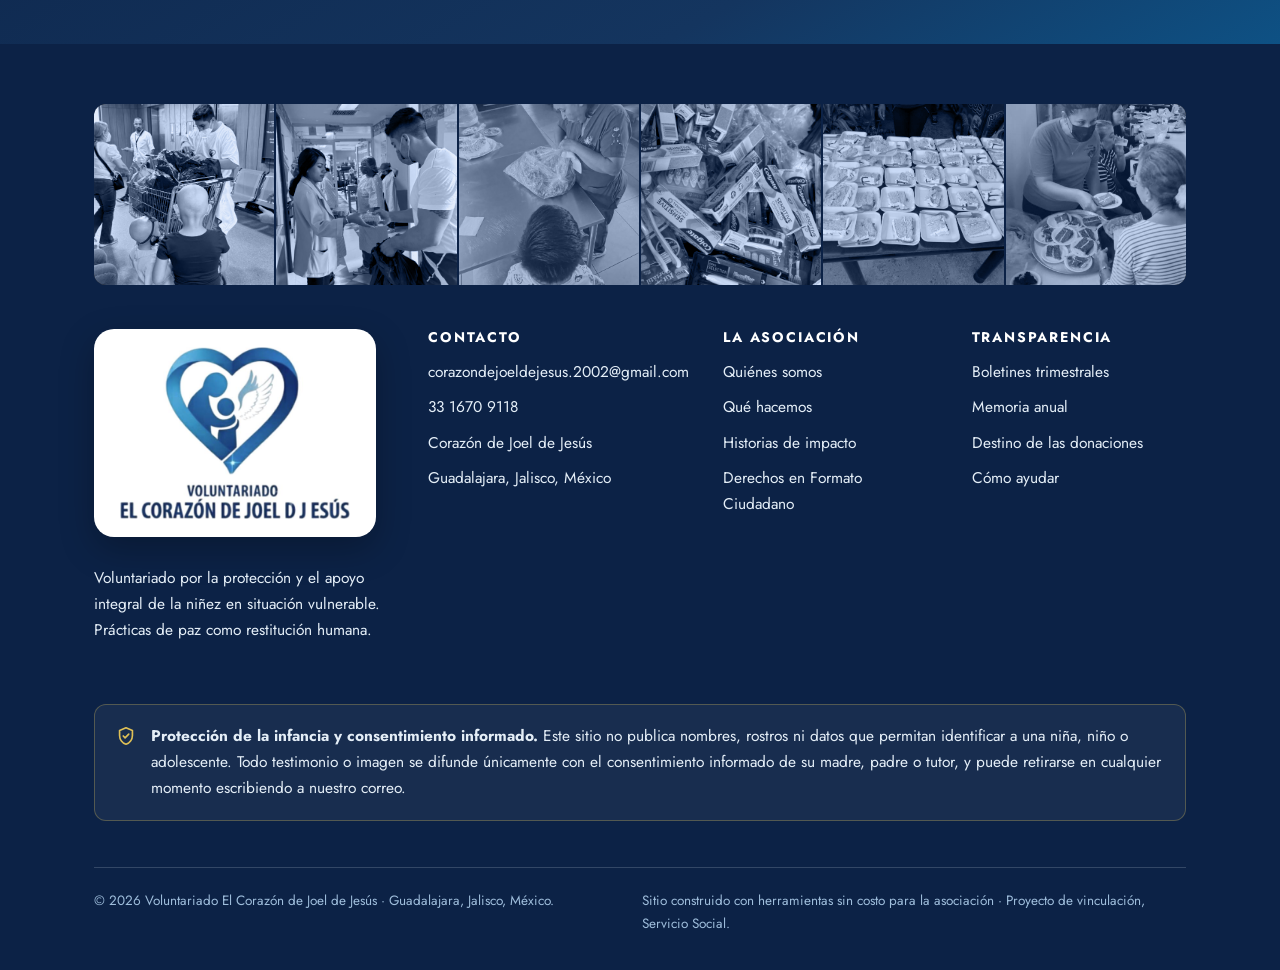
<file: docs/quienes-somos.html>
<!DOCTYPE html>
<html lang="es-MX">
<head>
<meta charset="UTF-8">
<meta name="viewport" content="width=device-width, initial-scale=1">

<!-- ✏️ EDITABLE — Título y descripción que salen en Google -->
<title>Quiénes somos — El Corazón de Joel de Jesús | Voluntariado en Guadalajara</title>
<meta name="description" content="Desde 2015 acompañamos a la niñez vulnerable en Guadalajara bajo el enfoque de paz positiva y restitución humana: dignidad, lugar social, memoria y vínculo.">
<link rel="canonical" href="https://fabianromo674-bit.github.io/corazon-joel-de-jesus/quienes-somos.html">

<meta property="og:type" content="article">
<meta property="og:locale" content="es_MX">
<meta property="og:site_name" content="El Corazón de Joel de Jesús">
<meta property="og:title" content="Quiénes somos — El Corazón de Joel de Jesús">
<meta property="og:description" content="Una década restituyendo dignidad, lugar social, memoria y vínculo a niñas y niños en situación vulnerable en Jalisco.">
<meta property="og:url" content="https://fabianromo674-bit.github.io/corazon-joel-de-jesus/quienes-somos.html">
<meta property="og:image" content="https://fabianromo674-bit.github.io/corazon-joel-de-jesus/assets/img/logo_completo.png">
<meta property="og:image:alt" content="Logotipo del Voluntariado El Corazón de Joel de Jesús.">
<meta name="twitter:card" content="summary_large_image">
<meta name="theme-color" content="#0c2246">

<link rel="icon" href="assets/img/favicon.png" type="image/png">
<link rel="apple-touch-icon" href="assets/img/apple-touch-icon.png">

<link rel="preconnect" href="https://fonts.googleapis.com">
<link rel="preconnect" href="https://fonts.gstatic.com" crossorigin>
<link href="https://fonts.googleapis.com/css2?family=Arapey:ital@0;1&family=Jost:wght@400;500;600;700&display=swap" rel="stylesheet">
<link rel="stylesheet" href="assets/css/estilo.css">
</head>
<body>

<a class="saltar" href="#contenido">Saltar al contenido principal</a>

<!-- ===================== ENCABEZADO ===================== -->
<header class="encabezado">
  <nav class="barra" aria-label="Navegación principal">
    <a class="marca" href="index.html" aria-label="El Corazón de Joel de Jesús — Ir al inicio">
      <img src="assets/img/corazon.png" alt="" width="42" height="40">
      <span class="marca-texto">
        <b>El Corazón de Joel de Jesús</b>
        <span>Voluntariado</span>
      </span>
    </a>
    <button class="hamburguesa" aria-expanded="false" aria-controls="menu-principal">
      <span></span>
      <span class="solo-lectores">Abrir menú</span>
    </button>
    <ul class="menu" id="menu-principal">
      <li><a href="quienes-somos.html" aria-current="page">Quiénes somos</a></li>
      <li><a href="que-hacemos.html">Qué hacemos</a></li>
      <li><a href="transparencia.html">Transparencia</a></li>
      <li><a href="historias.html">Historias</a></li>
      <li><a href="derechos-ciudadanos.html">Derechos</a></li>
      <li><a href="contacto.html">Contacto</a></li>
      <li><a class="boton" href="como-ayudar.html">Quiero ayudar</a></li>
    </ul>
    <a class="boton" href="como-ayudar.html">Quiero ayudar</a>
  </nav>
</header>

<main id="contenido">

  <!-- ===================== PORTADA ===================== -->
  <div class="portada portada-interior portada-foto" style="--foto:url('../img/fotos/comedor-comunitario.jpg')">
    <svg class="vetas" viewBox="0 0 1440 400" preserveAspectRatio="xMidYMid slice" aria-hidden="true" focusable="false">
      <g fill="none" stroke="#dfc056" stroke-linecap="round">
        <path d="M-20 330 C 200 300, 300 230, 500 210 S 820 180, 980 120 S 1240 70, 1460 40" stroke-width="1.5" opacity=".5"/>
        <path d="M500 210 C 560 260, 590 310, 630 396" stroke-width="1" opacity=".35"/>
        <path d="M980 120 C 1030 170, 1090 190, 1180 196" stroke-width="1" opacity=".35"/>
      </g>
    </svg>

    <div class="envoltura">
      <p class="migas">
        <a href="index.html">Inicio</a><span aria-hidden="true">›</span>Quiénes somos
      </p>
      <p class="antetitulo">Quiénes somos</p>
      <!-- ✏️ EDITABLE -->
      <h1>La paz no es solo que pare el daño. Es devolver lo que el daño se llevó.</h1>
      <p class="entrada">
        Somos un voluntariado nacido en 2015 en Guadalajara. Acompañamos a niñas y niños en
        situación vulnerable en hospitales, escuelas y comunidades —y no nos conformamos con
        aliviar el momento: trabajamos para restituir lo que les fue arrebatado.
      </p>
    </div>

    <div class="kintsugi" data-kintsugi data-fondo="#ffffff"></div>
  </div>

  <!-- ===================== HISTORIA ===================== -->
  <section class="seccion" aria-labelledby="titulo-historia">
    <div class="envoltura">
      <div class="titulo">
        <p class="antetitulo">Nuestra historia</p>
        <!-- ✏️ EDITABLE -->
        <h2 id="titulo-historia">Empezó con un nombre y una ausencia</h2>
      </div>

      <div class="rejilla rejilla-2">
        <div>
          <!-- ✏️ EDITABLE — La historia de la asociación -->
          <p style="margin-bottom:18px">
            El voluntariado lleva el nombre de <strong>Joel de Jesús</strong>. Nació en 2015, cuando
            un grupo de personas decidió que el dolor que habían conocido de cerca no se quedara
            en duelo privado, sino que se convirtiera en presencia para otras niñas y otros niños
            que atravesaban lo mismo: la enfermedad, el hospital, la incertidumbre.
          </p>
          <p style="margin-bottom:18px">
            Empezamos donde la necesidad era más visible: los pasillos del
            <strong>Hospital Civil Nuevo «Dr. Juan I. Menchaca»</strong>. Con el tiempo entendimos
            que la vulnerabilidad de la infancia no empieza ni termina en una cama de hospital.
            Está también en la escuela que no acompaña, en la casa donde se grita, en la
            comunidad que no mira.
          </p>
          <p>
            Así crecimos hacia cuatro líneas de trabajo, sin dejar nunca la primera. Hoy seguimos
            siendo un voluntariado: sin nómina, sin lujos y sin intermediarios entre quien da y
            quien recibe.
          </p>
        </div>

        <!-- Línea de tiempo -->
        <div>
          <ol class="ruta" style="margin-top:0">
            <li>
              <!-- ✏️ EDITABLE -->
              <h3>2015 · El origen</h3>
              <p>Nace el voluntariado y comienza el acompañamiento a niñas y niños hospitalizados.</p>
            </li>
            <li>
              <h3>Los primeros años · La escuela</h3>
              <p>Llevamos talleres de derechos y prevención de violencias a escuelas y comunidades.</p>
            </li>
            <li>
              <h3>La familia como escudo</h3>
              <p>Sumamos la capacitación en disciplina positiva: proteger a la infancia empieza en casa.</p>
            </li>
            <li>
              <h3>Hoy · Diagnóstico situacional</h3>
              <p>Cada donación se dirige con método, no por intuición. Y rendimos cuentas de ello.</p>
            </li>
          </ol>
        </div>
      </div>
    </div>
  </section>

  <!-- ===================== BANDA FOTOGRÁFICA =====================
       ✏️ Para cambiar la foto, cambien el archivo en --foto -->
  <aside class="banda-foto" style="--foto:url('../img/fotos/entrega-despensa.jpg')">
    <div class="envoltura">
      <!-- ✏️ EDITABLE -->
      <p class="frase">Diez años después, seguimos <em>volviendo</em> al mismo lugar.</p>
      <p class="pie-frase">Entrega directa a familias · Sin intermediarios</p>
    </div>
  </aside>

  <div class="kintsugi" data-kintsugi data-fondo="#fbf8f6"></div>

  <!-- ===================== MISIÓN / PAZ POSITIVA ===================== -->
  <section class="seccion crema" aria-labelledby="titulo-mision">
    <div class="envoltura">
      <div class="titulo">
        <p class="antetitulo">Nuestra misión</p>
        <!-- ✏️ EDITABLE -->
        <h2 id="titulo-mision">Paz positiva: la diferencia entre callar un llanto y reparar su causa</h2>
        <p>
          El investigador noruego <strong>Johan Galtung</strong> distinguió dos clases de paz.
          Nosotros trabajamos deliberadamente en la segunda.
        </p>
      </div>

      <div class="traduccion" style="margin-bottom:40px">
        <div class="caja legal">
          <b>Paz negativa</b>
          <p>
            Que se detenga la violencia directa. El golpe que cesa, el grito que para,
            la carencia que se cubre por hoy. Es necesaria, pero es solo el principio:
            deja intacto lo que causó el daño.
          </p>
        </div>
        <div class="flecha" aria-hidden="true">
          <svg width="40" height="40" viewBox="0 0 24 24" fill="none"><path d="M4 12h15m0 0l-5-5m5 5l-5 5" stroke="currentColor" stroke-width="2" stroke-linecap="round" stroke-linejoin="round"/></svg>
        </div>
        <div class="caja clara">
          <b>Paz positiva — aquí trabajamos</b>
          <p>
            Que se desmonten las violencias estructurales y culturales que hicieron
            posible el daño, y que la persona recupere justicia, vínculo y futuro.
            No es ausencia de ruido: es presencia de dignidad.
          </p>
        </div>
      </div>

      <!-- ✏️ EDITABLE -->
      <div class="envoltura-angosta" style="padding:0">
        <p style="font-family:var(--fuente-titulo);font-size:24px;color:var(--navy);line-height:1.5;border-left:3px solid var(--oro);padding-left:22px">
          A esa presencia de dignidad le llamamos <strong>restitución humana</strong>: devolverle
          a una niña o a un niño no solo lo que perdió, sino su condición plena de persona.
        </p>
      </div>
    </div>
  </section>

  <div class="kintsugi" data-kintsugi data-fondo="#0c2246"></div>

  <!-- =====================================================================
       LAS 4 DIMENSIONES DE LA RESTITUCIÓN — pieza interactiva
       ---------------------------------------------------------------------
       El cuenco roto que se repara con oro (kintsugi).
       · El dibujo es decorativo: se puede hacer clic en cada fragmento.
       · La lista de la derecha es el control real: funciona con teclado
         (Tab y flechas) y con lector de pantalla.
       · Sin JavaScript se leen los 4 textos completos.
       ===================================================================== -->
  <section class="seccion oscuro" aria-labelledby="titulo-dimensiones">
    <div class="envoltura">
      <div class="titulo">
        <p class="antetitulo">El corazón de nuestro enfoque</p>
        <!-- ✏️ EDITABLE -->
        <h2 id="titulo-dimensiones">Las cuatro dimensiones de la restitución</h2>
        <p>
          En el <em>kintsugi</em>, la pieza rota no se disimula: se une con oro y la cicatriz
          queda a la vista, porque es parte de su historia. Restituir a una niña o a un niño
          funciona igual, y tiene cuatro piezas.
          <span class="solo-lectores">
            A continuación se presentan las cuatro dimensiones. Use la tecla Tab para recorrerlas
            y las flechas para moverse entre ellas.
          </span>
        </p>
      </div>

      <div class="restitucion" data-restitucion>

        <!-- El cuenco. Decorativo: la información real está en la lista. -->
        <svg class="cuenco" viewBox="0 0 400 340" aria-hidden="true" focusable="false">
          <!-- Borde superior del cuenco -->
          <path d="M40 120 L360 120" stroke="rgba(228,238,247,.5)" stroke-width="2" fill="none"/>

          <!-- Fragmento 1 — Dignidad -->
          <g data-fragmento>
            <path class="fragmento" d="M40 120 L124 120 L168 297 C104 296 44 236 40 120 Z"/>
            <text class="num" x="96" y="216">1</text>
          </g>
          <!-- Fragmento 2 — Lugar social -->
          <g data-fragmento>
            <path class="fragmento" d="M124 120 L200 120 L200 301 L168 297 Z"/>
            <text class="num" x="166" y="222">2</text>
          </g>
          <!-- Fragmento 3 — Memoria y verdad -->
          <g data-fragmento>
            <path class="fragmento" d="M200 120 L276 120 L232 297 L200 301 Z"/>
            <text class="num" x="236" y="222">3</text>
          </g>
          <!-- Fragmento 4 — Vínculo relacional -->
          <g data-fragmento>
            <path class="fragmento" d="M276 120 L360 120 C356 236 296 296 232 297 Z"/>
            <text class="num" x="306" y="216">4</text>
          </g>

          <!-- Las costuras de oro: aquí se unen los fragmentos -->
          <path class="costura" d="M124 120 L168 297"/>
          <path class="costura" d="M200 120 L200 301"/>
          <path class="costura" d="M276 120 L232 297"/>

          <!-- Base del cuenco -->
          <ellipse cx="200" cy="308" rx="46" ry="8" fill="none" stroke="rgba(228,238,247,.35)" stroke-width="2"/>
        </svg>

        <!-- La lista: este es el control accesible -->
        <ul class="dimensiones">
          <li class="dimension">
            <h3 style="margin:0">
              <button type="button" aria-expanded="true" aria-controls="dim-1">
                <span class="marcador" aria-hidden="true">1</span>
                Dignidad
              </button>
            </h3>
            <!-- ✏️ EDITABLE -->
            <div class="cuerpo" id="dim-1">
              Que nadie vuelva a tratarle como un caso, un número o un favor. La dignidad no se
              otorga ni se gana: se reconoce. Nuestro trabajo empieza aquí porque sin esto lo
              demás es asistencia, no restitución.
            </div>
          </li>

          <li class="dimension">
            <h3 style="margin:0">
              <button type="button" aria-expanded="false" aria-controls="dim-2">
                <span class="marcador" aria-hidden="true">2</span>
                Lugar social
              </button>
            </h3>
            <div class="cuerpo" id="dim-2">
              Que recupere su sitio entre los demás: su escuela, su grupo, su barrio, su derecho
              a estar y a ser contado. La vulnerabilidad aísla; restituir es volver a incluir.
            </div>
          </li>

          <li class="dimension">
            <h3 style="margin:0">
              <button type="button" aria-expanded="false" aria-controls="dim-3">
                <span class="marcador" aria-hidden="true">3</span>
                Memoria y verdad
              </button>
            </h3>
            <div class="cuerpo" id="dim-3">
              Que lo que pasó se nombre y no se borre. Como la costura de oro del kintsugi, la
              historia no se esconde: se integra. Negar el daño obliga a cargarlo en silencio;
              reconocerlo permite soltarlo.
            </div>
          </li>

          <li class="dimension">
            <h3 style="margin:0">
              <button type="button" aria-expanded="false" aria-controls="dim-4">
                <span class="marcador" aria-hidden="true">4</span>
                Vínculo relacional
              </button>
            </h3>
            <div class="cuerpo" id="dim-4">
              Que vuelva a confiar en alguien. Ninguna niña ni ningún niño se repara en soledad:
              el vínculo con una familia, una cuidadora o una comunidad es el oro que sostiene
              todas las demás piezas juntas.
            </div>
          </li>
        </ul>
      </div>
    </div>
  </section>

  <div class="kintsugi" data-kintsugi data-fondo="#ffffff"></div>

  <!-- ===================== EQUIPO ===================== -->
  <section class="seccion" aria-labelledby="titulo-equipo">
    <div class="envoltura">
      <div class="titulo">
        <p class="antetitulo">Quiénes lo hacemos</p>
        <!-- ✏️ EDITABLE -->
        <h2 id="titulo-equipo">Un voluntariado, no una nómina</h2>
        <p>
          Nadie aquí cobra por acompañar. Somos personas de distintos oficios que coinciden en
          una convicción: la niñez vulnerable no es responsabilidad de alguien más.
        </p>
      </div>

      <!-- 🧩 Los roles del equipo se generan solos desde
           assets/js/contenido.js → equipo -->
      <div class="rejilla rejilla-3" data-equipo>
        <noscript>
          <p>Nuestro voluntariado se organiza en coordinación general,
             acompañamiento en hospital y comunidades, y talleristas de
             formación en derechos de la niñez.</p>
        </noscript>
      </div>

      <!-- Nota: por protección de datos no publicamos nombres, cargos
           personales, fotos ni datos de contacto individuales del equipo.
           Ver CONTENIDO_PENDIENTE.md -->
      <div class="aviso-proteccion">
        <svg viewBox="0 0 24 24" fill="none" aria-hidden="true"><path d="M12 3l7 3v5.5c0 4.3-3 8.2-7 9.5-4-1.3-7-5.2-7-9.5V6l7-3Z" stroke="#0e5184" stroke-width="1.8" stroke-linejoin="round"/><path d="M9 12l2 2 4-4" stroke="#0e5184" stroke-width="1.8" stroke-linecap="round" stroke-linejoin="round"/></svg>
        <p>
          <strong>Sobre nuestro equipo.</strong> Presentamos las funciones del voluntariado y no
          los datos personales de quienes lo integran. Es una decisión de protección: muchas de
          estas personas trabajan directamente con familias en situación de riesgo.
          Para tratar un asunto con una persona específica, escríbenos y te ponemos en contacto.
        </p>
      </div>
    </div>
  </section>

  <!-- ===================== LLAMADO FINAL ===================== -->
  <section class="llamado" aria-labelledby="titulo-llamado">
    <div class="envoltura">
      <p class="antetitulo" style="justify-content:center;color:var(--menta)">Súmate</p>
      <!-- ✏️ EDITABLE -->
      <h2 id="titulo-llamado">Restituir es un trabajo de muchos</h2>
      <p>Conoce cómo trabajamos y decide desde dónde quieres acompañar.</p>
      <div class="acciones">
        <a class="boton" href="que-hacemos.html">Ver nuestros programas</a>
        <a class="boton boton-linea" href="como-ayudar.html">Quiero ayudar</a>
      </div>
    </div>
  </section>

</main>

<!-- ===================== PIE DE PÁGINA ===================== -->
<footer class="pie">
  <div class="envoltura">
    <!-- Tira fotográfica: se genera sola desde contenido.js → galeriaFotos -->
    <div class="pie-tira" data-pie-tira></div>

    <div class="columnas">      <div>
        <!-- Logo completo, versión con tagline. Va en tarjeta blanca
             porque el fondo es azul marino (regla del manual).
             Aparece UNA sola vez en esta página. -->
        <div class="caja-logo">
          <img src="assets/img/logo_completo.png"
               alt="Voluntariado El Corazón de Joel de Jesús. Apoyando a nuestras infancias vulnerables."
               width="230" height="172" loading="lazy">
        </div>
        <p>
          Voluntariado por la protección y el apoyo integral de la niñez en situación vulnerable.
          Prácticas de paz como restitución humana.
        </p>
      </div>

      <div>
        <h3>Contacto</h3>
        <ul>
          <li><a data-correo data-correo-texto href="mailto:corazondejoeldejesus.2002@gmail.com">corazondejoeldejesus.2002@gmail.com</a></li>
          <li><a data-telefono data-telefono-texto href="tel:+523316709118">33 1670 9118</a></li>
          <li><a data-facebook data-facebook-texto href="https://www.facebook.com/" target="_blank" rel="noopener">Corazón de Joel de Jesús</a></li>
          <li><span data-campo="ciudad">Guadalajara, Jalisco, México</span></li>
        </ul>
      </div>

      <div>
        <h3>La asociación</h3>
        <ul>
          <li><a href="quienes-somos.html">Quiénes somos</a></li>
          <li><a href="que-hacemos.html">Qué hacemos</a></li>
          <li><a href="historias.html">Historias de impacto</a></li>
          <li><a href="derechos-ciudadanos.html">Derechos en Formato Ciudadano</a></li>
        </ul>
      </div>

      <div>
        <h3>Transparencia</h3>
        <ul>
          <li><a href="transparencia.html">Boletines trimestrales</a></li>
          <li><a href="transparencia.html#memoria">Memoria anual</a></li>
          <li><a href="transparencia.html#diagnostico">Destino de las donaciones</a></li>
          <li><a href="como-ayudar.html">Cómo ayudar</a></li>
        </ul>
      </div>

      <div class="consentimiento">
        <svg viewBox="0 0 24 24" fill="none" aria-hidden="true"><path d="M12 3l7 3v5.5c0 4.3-3 8.2-7 9.5-4-1.3-7-5.2-7-9.5V6l7-3Z" stroke="#dfc056" stroke-width="1.8" stroke-linejoin="round"/><path d="M9 12l2 2 4-4" stroke="#dfc056" stroke-width="1.8" stroke-linecap="round" stroke-linejoin="round"/></svg>
        <p>
          <strong>Protección de la infancia y consentimiento informado.</strong>
          Este sitio no publica nombres, rostros ni datos que permitan identificar a una niña,
          niño o adolescente. Todo testimonio o imagen se difunde únicamente con el consentimiento
          informado de su madre, padre o tutor, y puede retirarse en cualquier momento
          escribiendo a nuestro correo.
        </p>
      </div>

      <div class="legal">
        <p>© <span data-anio>2026</span> Voluntariado El Corazón de Joel de Jesús · Guadalajara, Jalisco, México.</p>
        <p>Sitio construido con herramientas sin costo para la asociación · Proyecto de vinculación, Servicio Social.</p>
      </div>
    </div>
  </div>
</footer>

<script src="assets/js/contenido.js"></script>
<script src="assets/js/sitio.js"></script>
</body>
</html>
</file>
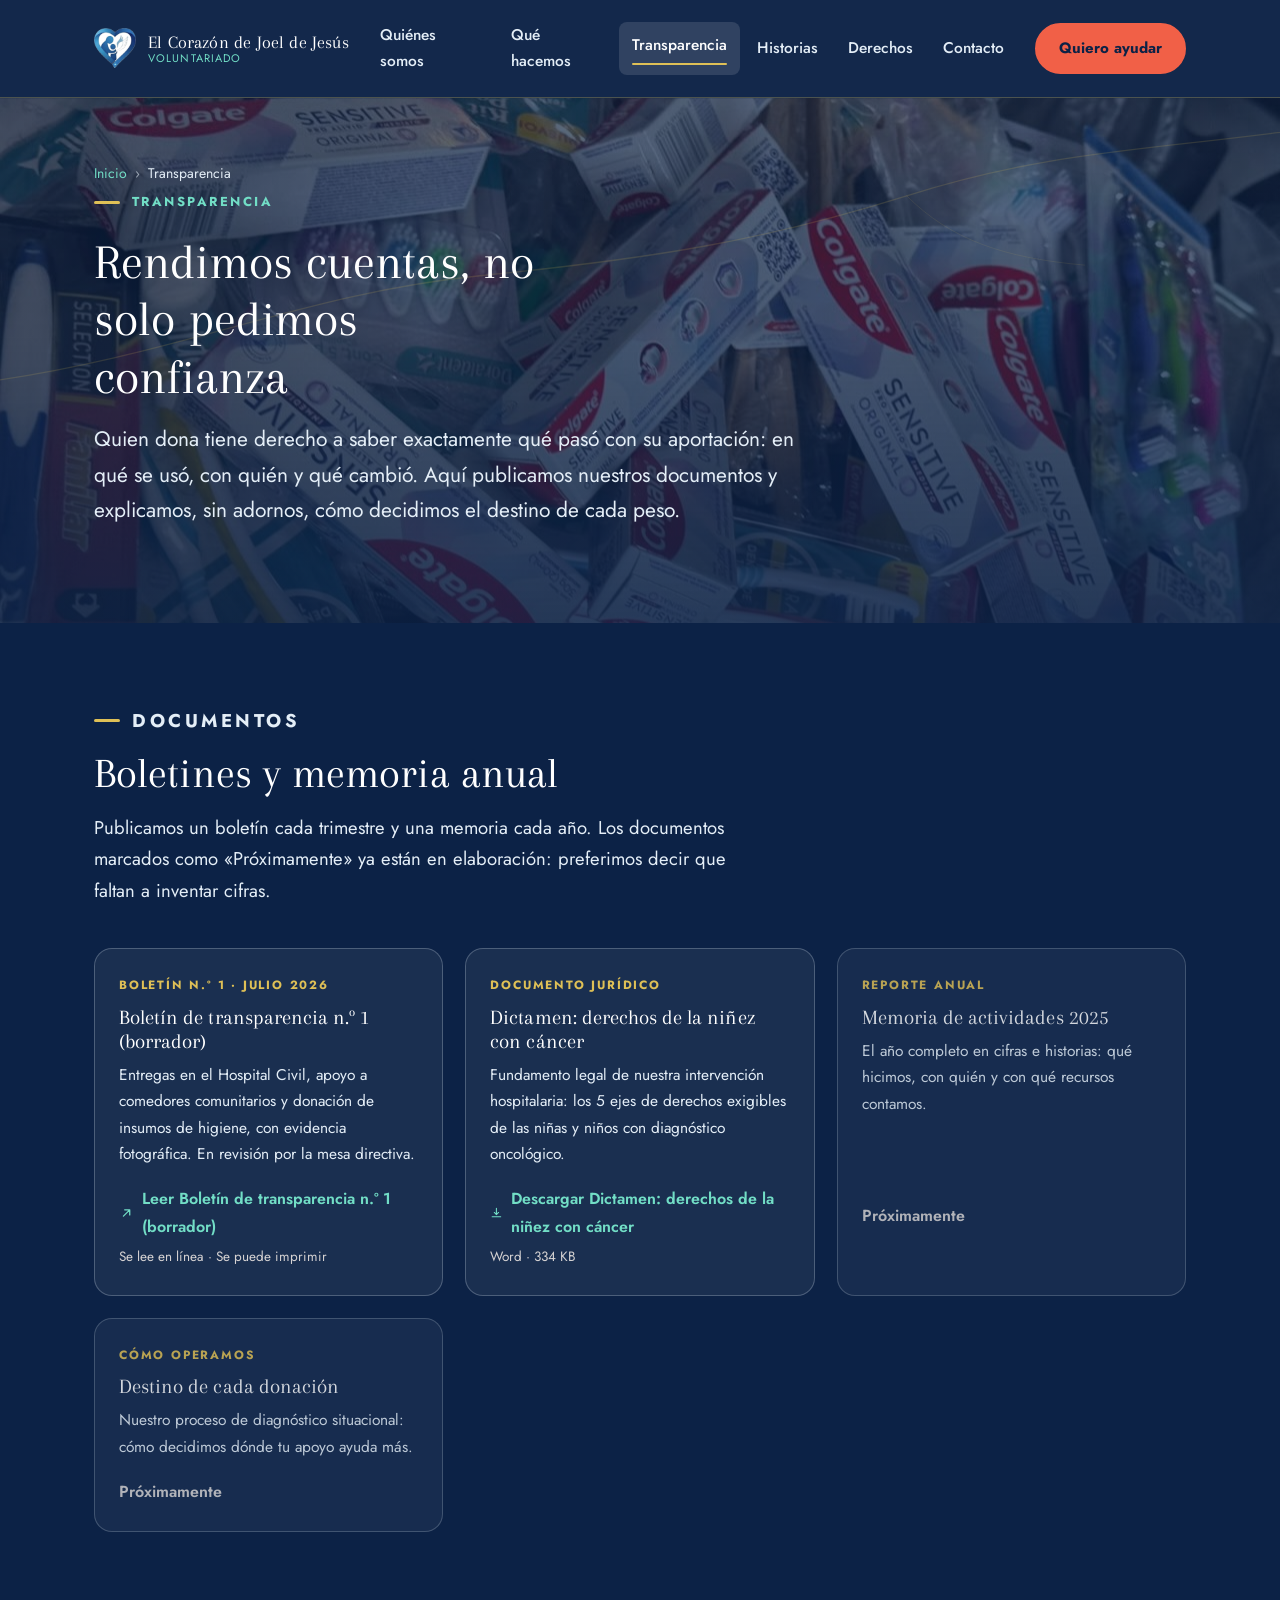
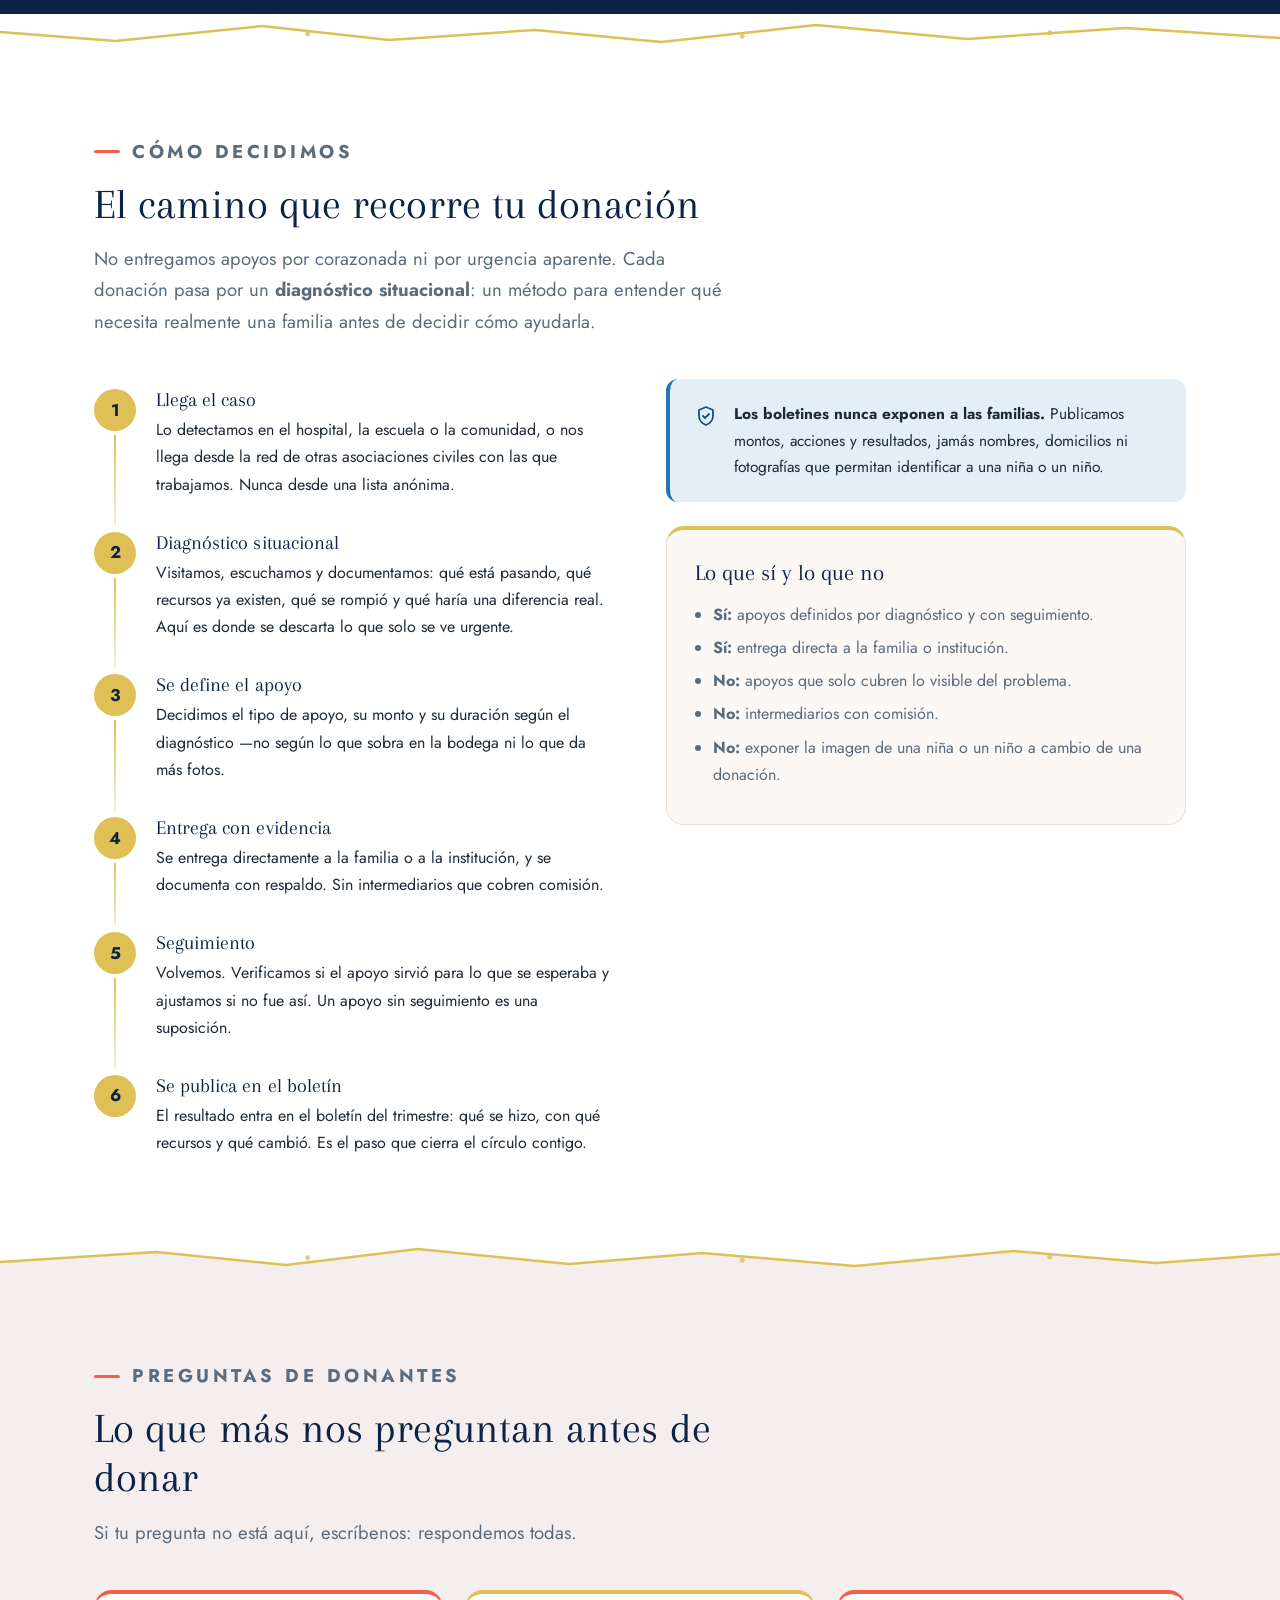
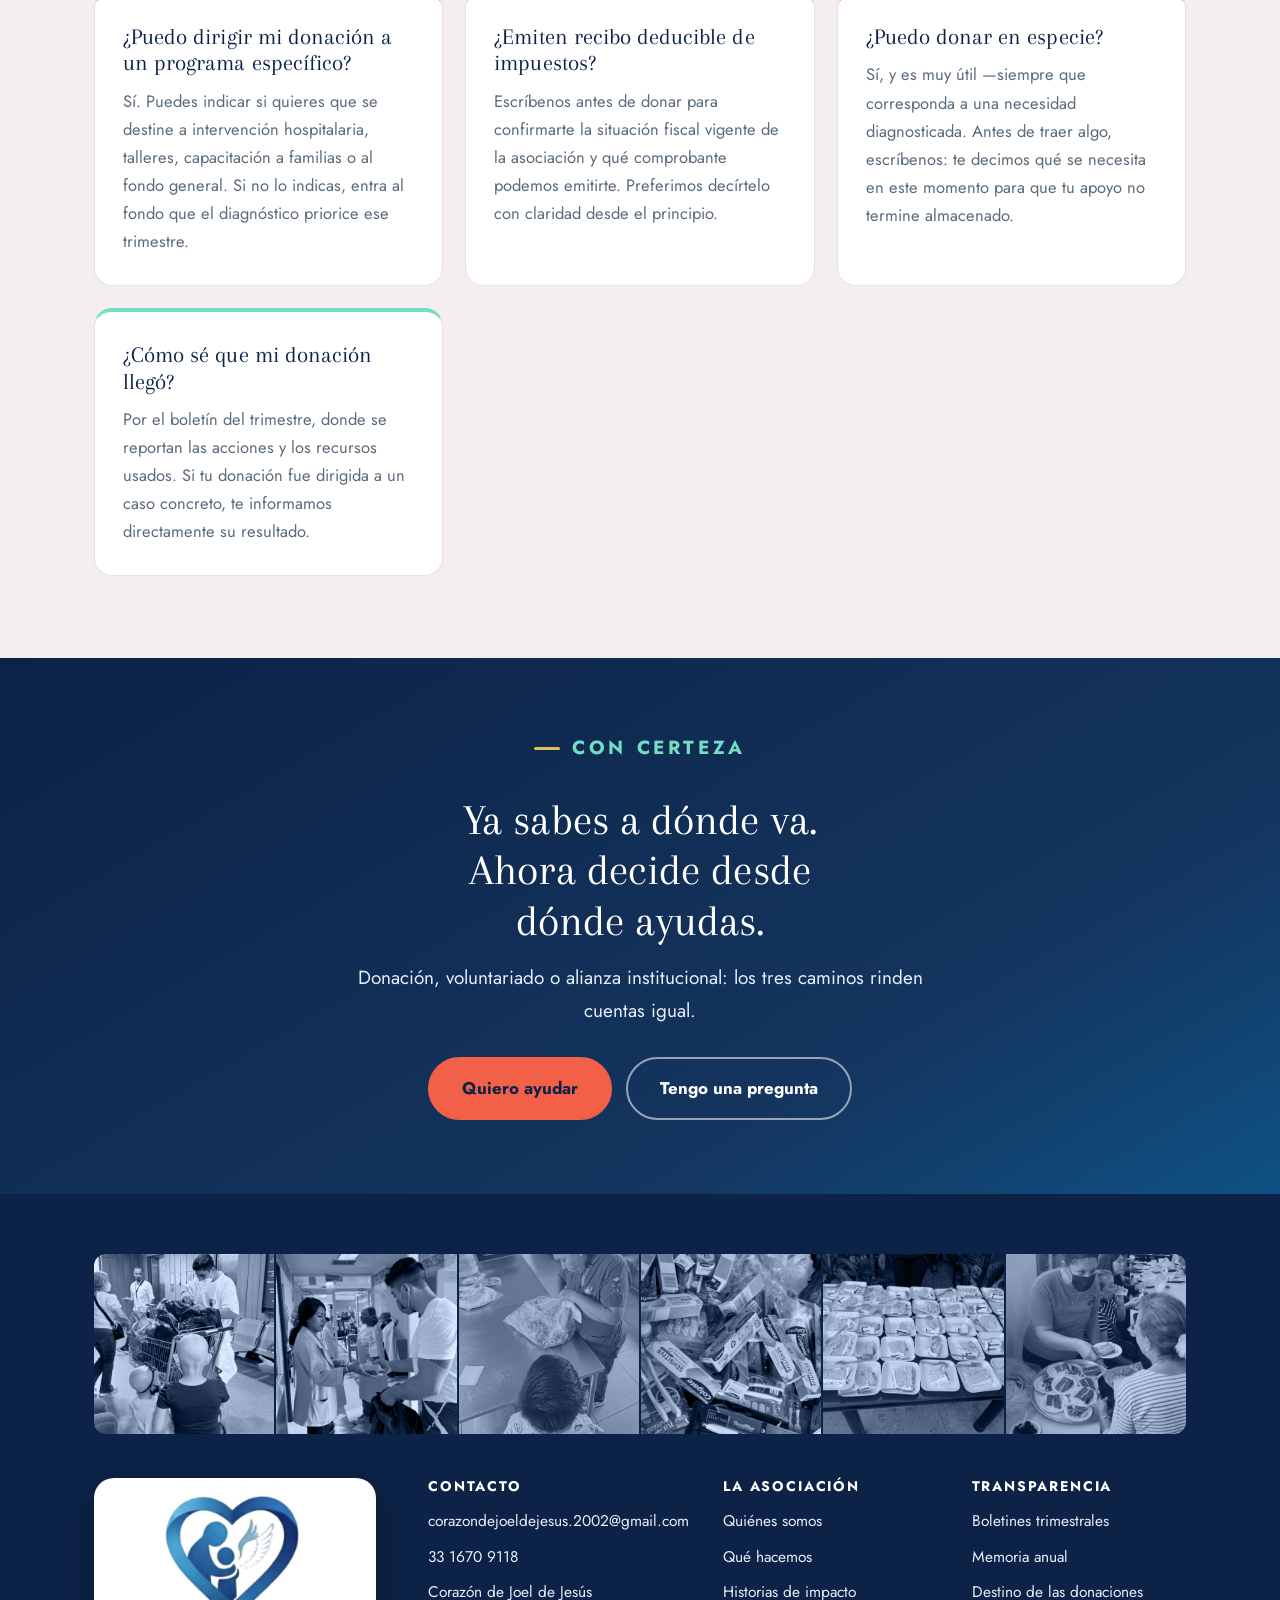
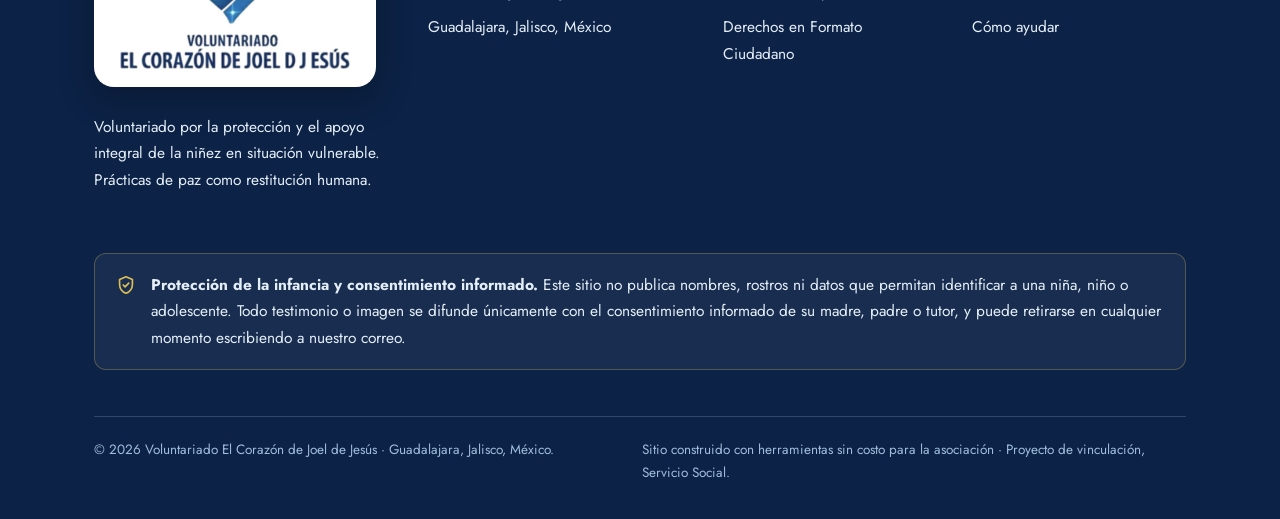
<file: docs/transparencia.html>
<!DOCTYPE html>
<html lang="es-MX">
<head>
<meta charset="UTF-8">
<meta name="viewport" content="width=device-width, initial-scale=1">

<!-- ✏️ EDITABLE — Título y descripción que salen en Google -->
<title>Transparencia — Boletines y destino de las donaciones | El Corazón de Joel de Jesús</title>
<meta name="description" content="Boletines trimestrales, memoria anual y el proceso de diagnóstico situacional con el que decidimos a dónde va cada donación. Rendimos cuentas a quien confía en nosotros.">
<link rel="canonical" href="https://fabianromo674-bit.github.io/corazon-joel-de-jesus/transparencia.html">

<meta property="og:type" content="article">
<meta property="og:locale" content="es_MX">
<meta property="og:site_name" content="El Corazón de Joel de Jesús">
<meta property="og:title" content="Transparencia — El Corazón de Joel de Jesús">
<meta property="og:description" content="A dónde va cada peso: boletines trimestrales, memoria anual y nuestro proceso de diagnóstico situacional.">
<meta property="og:url" content="https://fabianromo674-bit.github.io/corazon-joel-de-jesus/transparencia.html">
<meta property="og:image" content="https://fabianromo674-bit.github.io/corazon-joel-de-jesus/assets/img/logo_completo.png">
<meta property="og:image:alt" content="Logotipo del Voluntariado El Corazón de Joel de Jesús.">
<meta name="twitter:card" content="summary_large_image">
<meta name="theme-color" content="#0c2246">

<link rel="icon" href="assets/img/favicon.png" type="image/png">
<link rel="apple-touch-icon" href="assets/img/apple-touch-icon.png">

<link rel="preconnect" href="https://fonts.googleapis.com">
<link rel="preconnect" href="https://fonts.gstatic.com" crossorigin>
<link href="https://fonts.googleapis.com/css2?family=Arapey:ital@0;1&family=Jost:wght@400;500;600;700&display=swap" rel="stylesheet">
<link rel="stylesheet" href="assets/css/estilo.css">
</head>
<body>

<a class="saltar" href="#contenido">Saltar al contenido principal</a>

<header class="encabezado">
  <nav class="barra" aria-label="Navegación principal">
    <a class="marca" href="index.html" aria-label="El Corazón de Joel de Jesús — Ir al inicio">
      <img src="assets/img/corazon.png" alt="" width="42" height="40">
      <span class="marca-texto">
        <b>El Corazón de Joel de Jesús</b>
        <span>Voluntariado</span>
      </span>
    </a>
    <button class="hamburguesa" aria-expanded="false" aria-controls="menu-principal">
      <span></span>
      <span class="solo-lectores">Abrir menú</span>
    </button>
    <ul class="menu" id="menu-principal">
      <li><a href="quienes-somos.html">Quiénes somos</a></li>
      <li><a href="que-hacemos.html">Qué hacemos</a></li>
      <li><a href="transparencia.html" aria-current="page">Transparencia</a></li>
      <li><a href="historias.html">Historias</a></li>
      <li><a href="derechos-ciudadanos.html">Derechos</a></li>
      <li><a href="contacto.html">Contacto</a></li>
      <li><a class="boton" href="como-ayudar.html">Quiero ayudar</a></li>
    </ul>
    <a class="boton" href="como-ayudar.html">Quiero ayudar</a>
  </nav>
</header>

<main id="contenido">

  <div class="portada portada-interior portada-foto" style="--foto:url('../img/fotos/kits-dentales.jpg')">
    <svg class="vetas" viewBox="0 0 1440 400" preserveAspectRatio="xMidYMid slice" aria-hidden="true" focusable="false">
      <g fill="none" stroke="#dfc056" stroke-linecap="round">
        <path d="M-20 320 C 200 290, 340 220, 540 200 S 860 160, 1020 110 S 1280 60, 1460 36" stroke-width="1.5" opacity=".5"/>
        <path d="M1020 110 C 1070 160, 1130 180, 1220 188" stroke-width="1" opacity=".35"/>
      </g>
    </svg>
    <div class="envoltura">
      <p class="migas"><a href="index.html">Inicio</a><span aria-hidden="true">›</span>Transparencia</p>
      <p class="antetitulo">Transparencia</p>
      <!-- ✏️ EDITABLE -->
      <h1>Rendimos cuentas, no solo pedimos confianza</h1>
      <p class="entrada">
        Quien dona tiene derecho a saber exactamente qué pasó con su aportación: en qué se usó,
        con quién y qué cambió. Aquí publicamos nuestros documentos y explicamos, sin adornos,
        cómo decidimos el destino de cada peso.
      </p>
    </div>
    <div class="kintsugi" data-kintsugi data-fondo="#0c2246"></div>
  </div>

  <!-- ===================== DOCUMENTOS ===================== -->
  <section class="seccion oscuro" id="documentos" aria-labelledby="titulo-docs">
    <div class="envoltura">
      <div class="titulo">
        <p class="antetitulo">Documentos</p>
        <!-- ✏️ EDITABLE -->
        <h2 id="titulo-docs">Boletines y memoria anual</h2>
        <p>
          Publicamos un boletín cada trimestre y una memoria cada año. Los documentos marcados
          como «Próximamente» ya están en elaboración: preferimos decir que faltan a inventar
          cifras.
        </p>
      </div>

      <!-- 📄 Los boletines se editan en assets/js/contenido.js → boletines
           El README explica paso a paso cómo subir uno nuevo. -->
      <div class="rejilla rejilla-3" data-boletines>
        <noscript>
          <p>Los documentos de transparencia se publican en esta sección.
             Para consultarlos, escríbenos a corazondejoeldejesus.2002@gmail.com</p>
        </noscript>
      </div>
    </div>
  </section>

  <div class="kintsugi" data-kintsugi data-fondo="#ffffff"></div>

  <!-- ===================== DIAGNÓSTICO SITUACIONAL ===================== -->
  <section class="seccion" id="diagnostico" aria-labelledby="titulo-diag">
    <div class="envoltura">
      <div class="titulo">
        <p class="antetitulo">Cómo decidimos</p>
        <!-- ✏️ EDITABLE -->
        <h2 id="titulo-diag">El camino que recorre tu donación</h2>
        <p>
          No entregamos apoyos por corazonada ni por urgencia aparente. Cada donación pasa por
          un <strong>diagnóstico situacional</strong>: un método para entender qué necesita
          realmente una familia antes de decidir cómo ayudarla.
        </p>
      </div>

      <div class="rejilla rejilla-2" style="gap:52px;align-items:start">
        <ol class="ruta">
          <li>
            <!-- ✏️ EDITABLE -->
            <h3>Llega el caso</h3>
            <p>
              Lo detectamos en el hospital, la escuela o la comunidad, o nos llega desde la red
              de otras asociaciones civiles con las que trabajamos. Nunca desde una lista anónima.
            </p>
          </li>
          <li>
            <h3>Diagnóstico situacional</h3>
            <p>
              Visitamos, escuchamos y documentamos: qué está pasando, qué recursos ya existen,
              qué se rompió y qué haría una diferencia real. Aquí es donde se descarta lo que
              solo se ve urgente.
            </p>
          </li>
          <li>
            <h3>Se define el apoyo</h3>
            <p>
              Decidimos el tipo de apoyo, su monto y su duración según el diagnóstico —no según
              lo que sobra en la bodega ni lo que da más fotos.
            </p>
          </li>
          <li>
            <h3>Entrega con evidencia</h3>
            <p>
              Se entrega directamente a la familia o a la institución, y se documenta con
              respaldo. Sin intermediarios que cobren comisión.
            </p>
          </li>
          <li>
            <h3>Seguimiento</h3>
            <p>
              Volvemos. Verificamos si el apoyo sirvió para lo que se esperaba y ajustamos si
              no fue así. Un apoyo sin seguimiento es una suposición.
            </p>
          </li>
          <li>
            <h3>Se publica en el boletín</h3>
            <p>
              El resultado entra en el boletín del trimestre: qué se hizo, con qué recursos y
              qué cambió. Es el paso que cierra el círculo contigo.
            </p>
          </li>
        </ol>

        <div>
          <div class="aviso-proteccion" style="margin-top:0;margin-bottom:24px">
            <svg viewBox="0 0 24 24" fill="none" aria-hidden="true"><path d="M12 3l7 3v5.5c0 4.3-3 8.2-7 9.5-4-1.3-7-5.2-7-9.5V6l7-3Z" stroke="#0e5184" stroke-width="1.8" stroke-linejoin="round"/><path d="M9 12l2 2 4-4" stroke="#0e5184" stroke-width="1.8" stroke-linecap="round" stroke-linejoin="round"/></svg>
            <p>
              <strong>Los boletines nunca exponen a las familias.</strong> Publicamos montos,
              acciones y resultados, jamás nombres, domicilios ni fotografías que permitan
              identificar a una niña o un niño.
            </p>
          </div>

          <article class="tarjeta" style="border-top-color:var(--oro)">
            <h3>Lo que sí y lo que no</h3>
            <ul>
              <li><strong>Sí:</strong> apoyos definidos por diagnóstico y con seguimiento.</li>
              <li><strong>Sí:</strong> entrega directa a la familia o institución.</li>
              <li><strong>No:</strong> apoyos que solo cubren lo visible del problema.</li>
              <li><strong>No:</strong> intermediarios con comisión.</li>
              <li><strong>No:</strong> exponer la imagen de una niña o un niño a cambio de una donación.</li>
            </ul>
          </article>
        </div>
      </div>
    </div>
  </section>

  <div class="kintsugi" data-kintsugi data-fondo="#f4eeee"></div>

  <!-- ===================== MEMORIA / PREGUNTAS ===================== -->
  <section class="seccion hielo" id="memoria" aria-labelledby="titulo-preguntas">
    <div class="envoltura">
      <div class="titulo">
        <p class="antetitulo">Preguntas de donantes</p>
        <!-- ✏️ EDITABLE -->
        <h2 id="titulo-preguntas">Lo que más nos preguntan antes de donar</h2>
        <p>Si tu pregunta no está aquí, escríbenos: respondemos todas.</p>
      </div>

      <!-- 🧩 Las preguntas se generan solas desde
           assets/js/contenido.js → preguntas -->
      <div class="rejilla rejilla-2" data-preguntas>
        <noscript>
          <p>Respondemos todas las preguntas de donantes por correo:
             corazondejoeldejesus.2002@gmail.com</p>
        </noscript>
      </div>
    </div>
  </section>

  <section class="llamado" aria-labelledby="titulo-llamado">
    <div class="envoltura">
      <p class="antetitulo" style="justify-content:center;color:var(--menta)">Con certeza</p>
      <!-- ✏️ EDITABLE -->
      <h2 id="titulo-llamado">Ya sabes a dónde va. Ahora decide desde dónde ayudas.</h2>
      <p>Donación, voluntariado o alianza institucional: los tres caminos rinden cuentas igual.</p>
      <div class="acciones">
        <a class="boton" href="como-ayudar.html">Quiero ayudar</a>
        <a class="boton boton-linea" href="contacto.html">Tengo una pregunta</a>
      </div>
    </div>
  </section>

</main>

<footer class="pie">
  <div class="envoltura">
    <!-- Tira fotográfica: se genera sola desde contenido.js → galeriaFotos -->
    <div class="pie-tira" data-pie-tira></div>

    <div class="columnas">      <div>
        <div class="caja-logo">
          <img src="assets/img/logo_completo.png"
               alt="Voluntariado El Corazón de Joel de Jesús. Apoyando a nuestras infancias vulnerables."
               width="230" height="172" loading="lazy">
        </div>
        <p>
          Voluntariado por la protección y el apoyo integral de la niñez en situación vulnerable.
          Prácticas de paz como restitución humana.
        </p>
      </div>
      <div>
        <h3>Contacto</h3>
        <ul>
          <li><a data-correo data-correo-texto href="mailto:corazondejoeldejesus.2002@gmail.com">corazondejoeldejesus.2002@gmail.com</a></li>
          <li><a data-telefono data-telefono-texto href="tel:+523316709118">33 1670 9118</a></li>
          <li><a data-facebook data-facebook-texto href="https://www.facebook.com/" target="_blank" rel="noopener">Corazón de Joel de Jesús</a></li>
          <li><span data-campo="ciudad">Guadalajara, Jalisco, México</span></li>
        </ul>
      </div>
      <div>
        <h3>La asociación</h3>
        <ul>
          <li><a href="quienes-somos.html">Quiénes somos</a></li>
          <li><a href="que-hacemos.html">Qué hacemos</a></li>
          <li><a href="historias.html">Historias de impacto</a></li>
          <li><a href="derechos-ciudadanos.html">Derechos en Formato Ciudadano</a></li>
        </ul>
      </div>
      <div>
        <h3>Transparencia</h3>
        <ul>
          <li><a href="transparencia.html">Boletines trimestrales</a></li>
          <li><a href="transparencia.html#memoria">Memoria anual</a></li>
          <li><a href="transparencia.html#diagnostico">Destino de las donaciones</a></li>
          <li><a href="como-ayudar.html">Cómo ayudar</a></li>
        </ul>
      </div>
      <div class="consentimiento">
        <svg viewBox="0 0 24 24" fill="none" aria-hidden="true"><path d="M12 3l7 3v5.5c0 4.3-3 8.2-7 9.5-4-1.3-7-5.2-7-9.5V6l7-3Z" stroke="#dfc056" stroke-width="1.8" stroke-linejoin="round"/><path d="M9 12l2 2 4-4" stroke="#dfc056" stroke-width="1.8" stroke-linecap="round" stroke-linejoin="round"/></svg>
        <p>
          <strong>Protección de la infancia y consentimiento informado.</strong>
          Este sitio no publica nombres, rostros ni datos que permitan identificar a una niña,
          niño o adolescente. Todo testimonio o imagen se difunde únicamente con el consentimiento
          informado de su madre, padre o tutor, y puede retirarse en cualquier momento
          escribiendo a nuestro correo.
        </p>
      </div>
      <div class="legal">
        <p>© <span data-anio>2026</span> Voluntariado El Corazón de Joel de Jesús · Guadalajara, Jalisco, México.</p>
        <p>Sitio construido con herramientas sin costo para la asociación · Proyecto de vinculación, Servicio Social.</p>
      </div>
    </div>
  </div>
</footer>

<script src="assets/js/contenido.js"></script>
<script src="assets/js/sitio.js"></script>
</body>
</html>
</file>
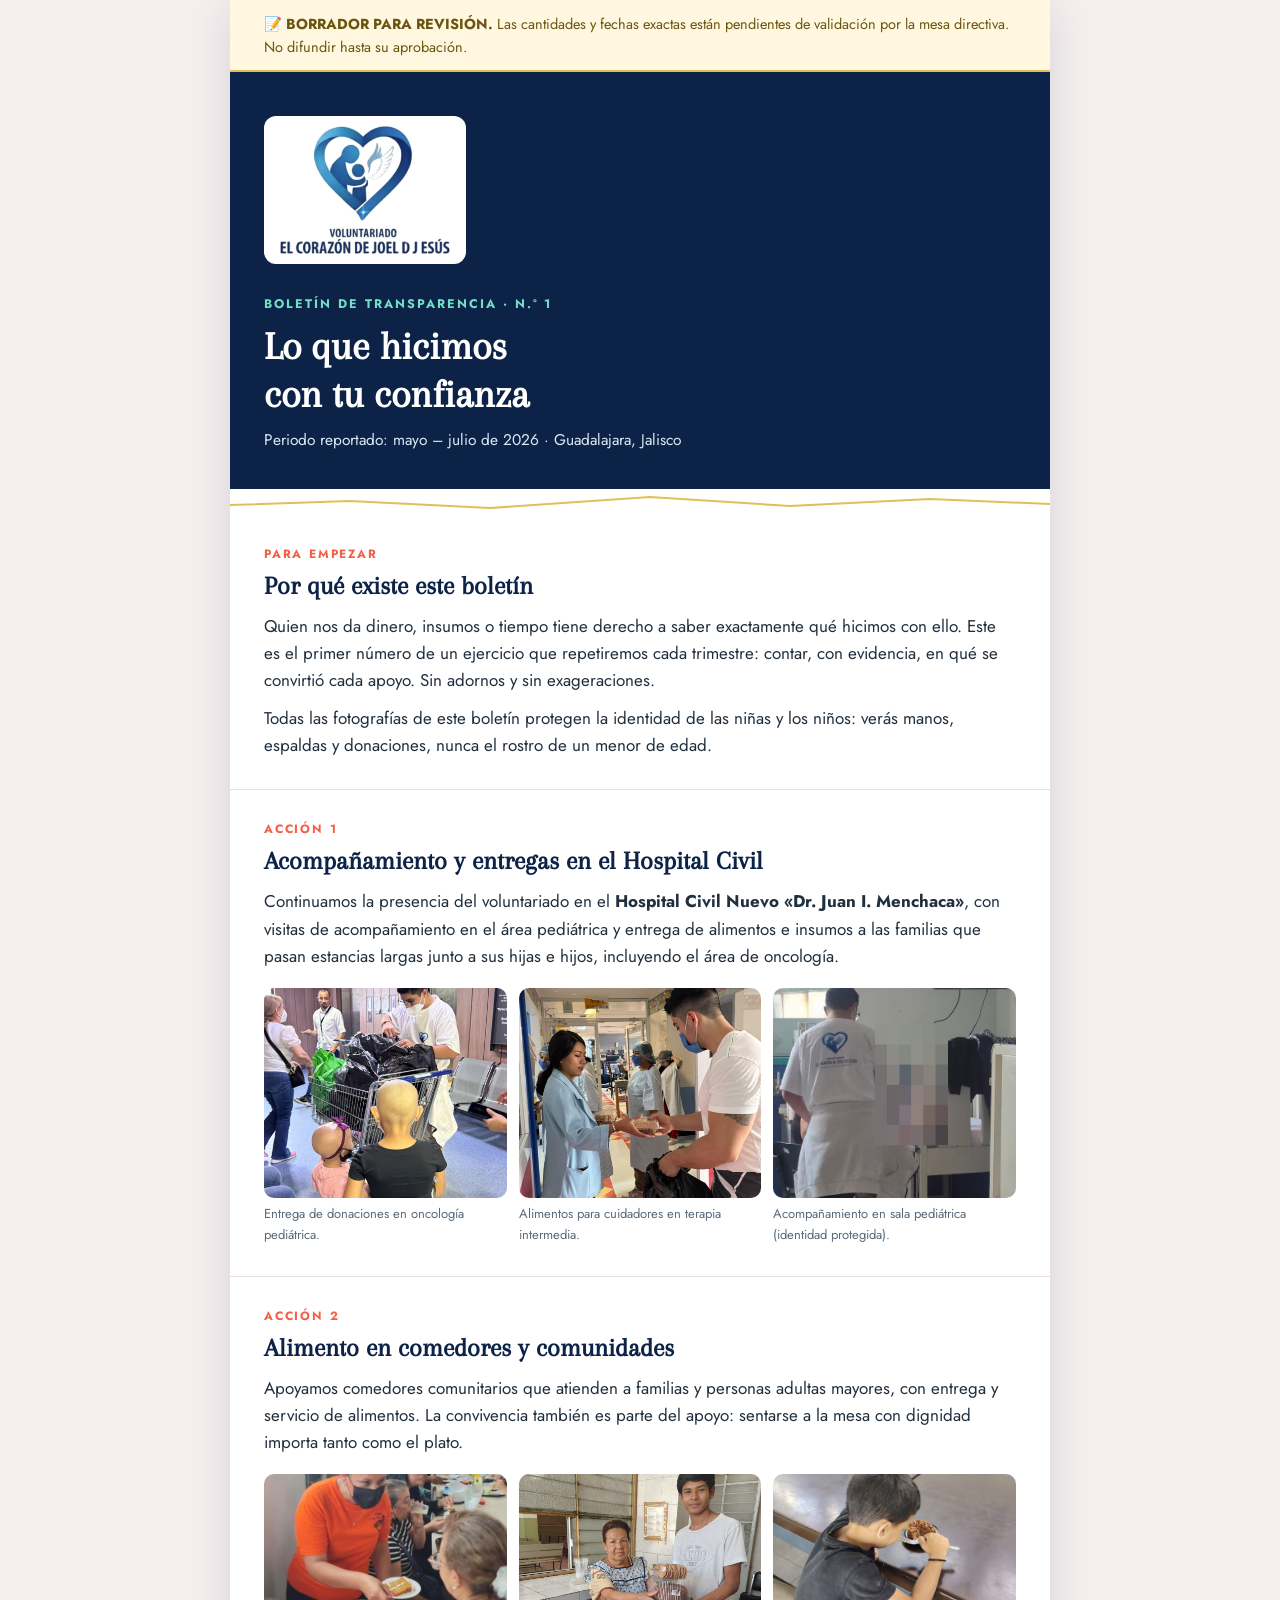
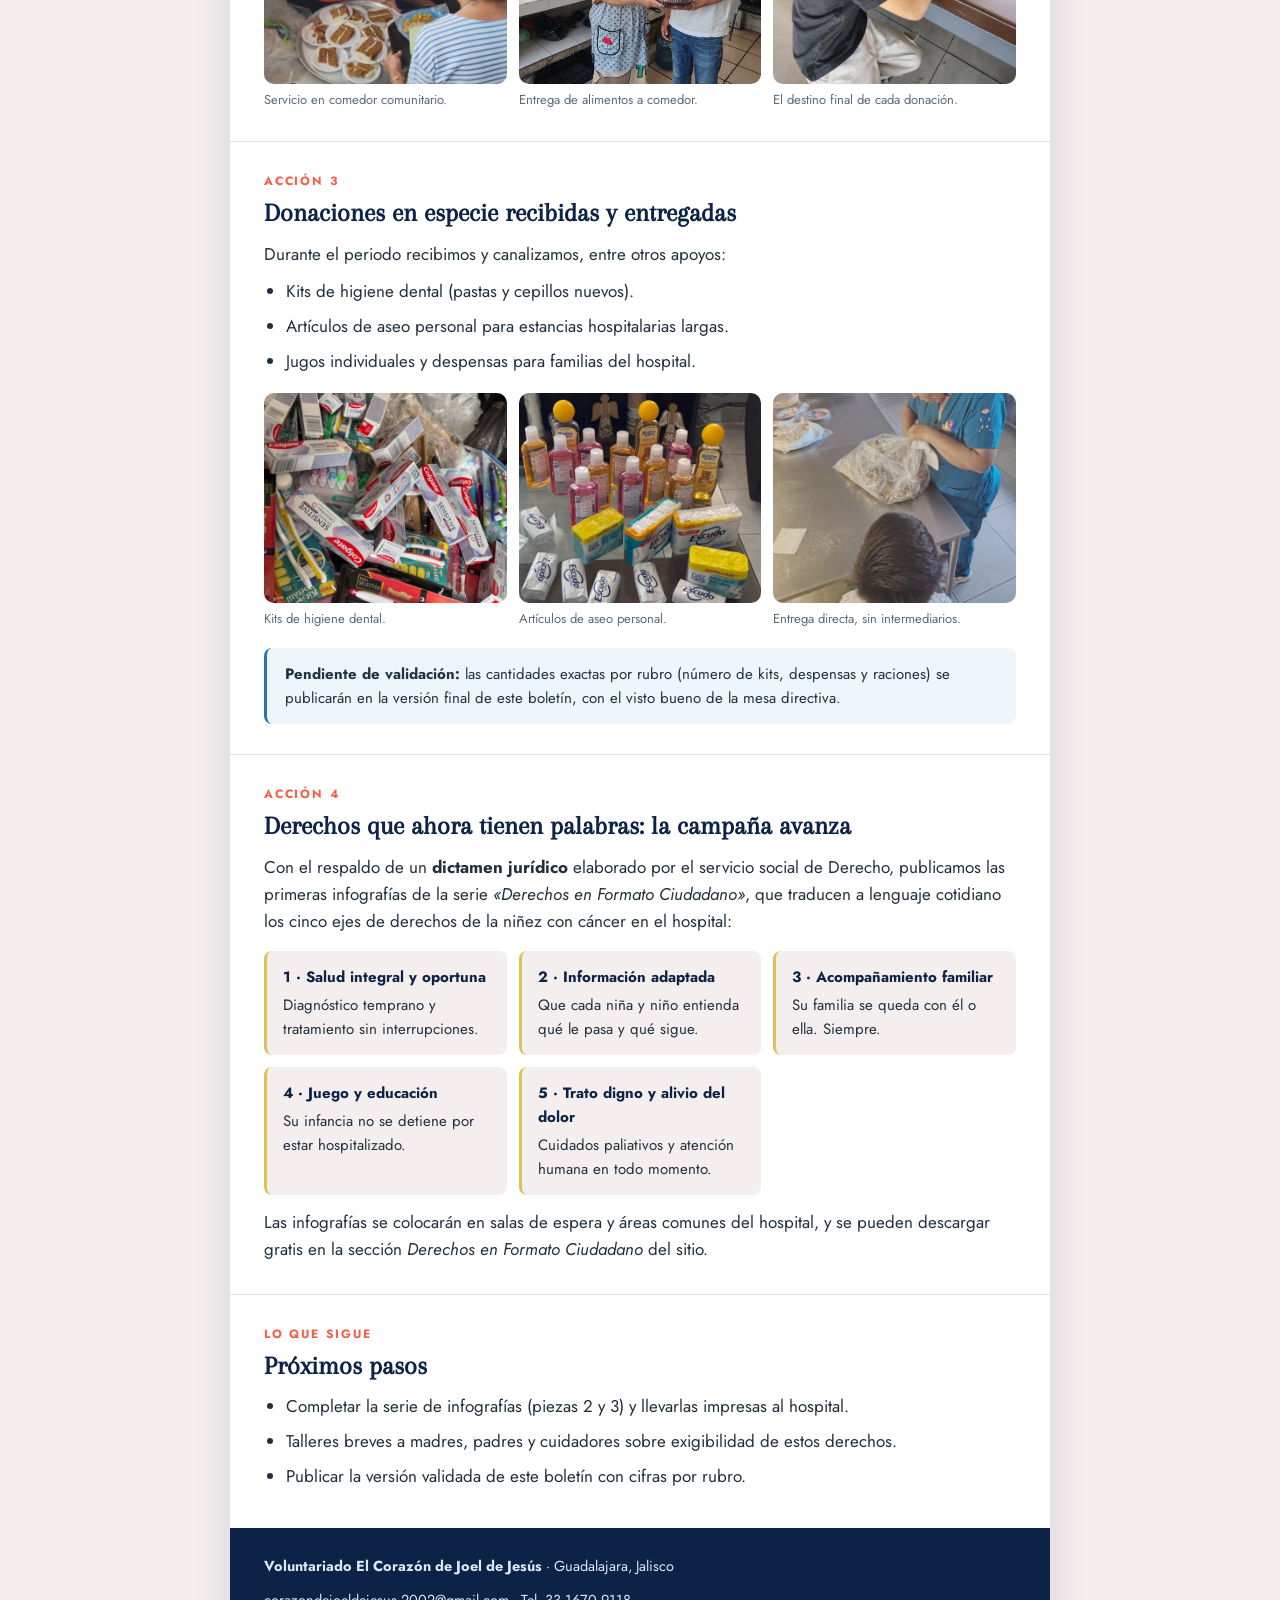
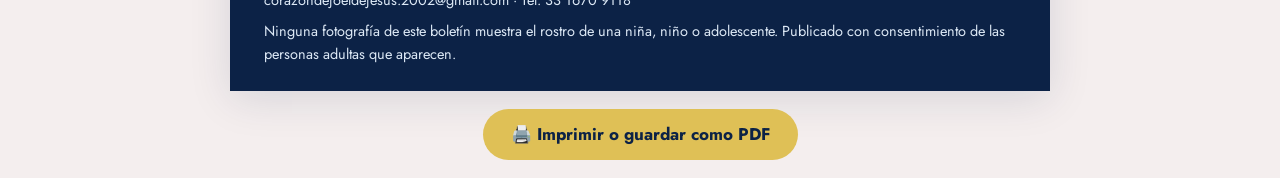
<file: docs/assets/boletines/boletin-01-julio-2026.html>
<!DOCTYPE html>
<html lang="es-MX">
<head>
<meta charset="UTF-8">
<meta name="viewport" content="width=device-width, initial-scale=1">
<title>Boletín de transparencia n.º 1 · Julio 2026 — El Corazón de Joel de Jesús</title>
<meta name="description" content="Primer boletín de transparencia del Voluntariado El Corazón de Joel de Jesús: acciones en el Hospital Civil, comedores comunitarios y donaciones de insumos.">
<meta name="robots" content="noindex">
<link rel="icon" href="../img/favicon.png" type="image/png">
<link rel="preconnect" href="https://fonts.googleapis.com">
<link rel="preconnect" href="https://fonts.gstatic.com" crossorigin>
<link href="https://fonts.googleapis.com/css2?family=Arapey:ital@0;1&family=Jost:wght@400;500;600;700&display=swap" rel="stylesheet">
<style>
  /* Boletín autocontenido: no depende del CSS del sitio para poder
     imprimirse o compartirse por separado. Colores del manual. */
  :root {
    --navy:#0c2246; --coral:#f16047; --oro:#dfc056; --menta:#72dec6;
    --hielo:#f4eeee; --gris:#5a6b7c; --tinta:#22303e;
  }
  * { margin:0; padding:0; box-sizing:border-box; }
  body {
    font-family:'Jost', system-ui, sans-serif;  /* oficial: Codec Pro (de pago) */
    color:var(--tinta); background:var(--hielo); font-size:17px; line-height:1.6;
  }
  h1,h2,h3 { font-family:'Arapey', Georgia, serif; color:var(--navy); line-height:1.2; }
  .hoja { max-width:820px; margin:0 auto; background:#fff; box-shadow:0 8px 40px rgba(12,34,70,.12); }

  /* Aviso de borrador */
  .borrador {
    background:#fff7e0; border-bottom:2px solid var(--oro); padding:12px 34px;
    font-size:14.5px; color:#6b5510;
  }

  .portada { background:var(--navy); color:#fff; padding:44px 34px 36px; position:relative; overflow:hidden; }
  .portada .logo { background:#fff; border-radius:12px; display:inline-block; padding:10px 16px; margin-bottom:22px; }
  .portada .logo img { width:170px; height:auto; display:block; }
  .portada .etiqueta {
    font-size:12.5px; font-weight:700; letter-spacing:.16em; text-transform:uppercase;
    color:var(--menta); margin-bottom:8px;
  }
  .portada h1 { color:#fff; font-size:clamp(28px,5vw,40px); max-width:16ch; }
  .portada p.periodo { color:#dcE8f5; margin-top:10px; font-size:15.5px; }

  .grieta { height:26px; display:block; width:100%; }

  section { padding:30px 34px; }
  section + section { border-top:1px solid #e8e2da; }
  .eyebrow {
    font-size:12px; font-weight:700; letter-spacing:.15em; text-transform:uppercase;
    color:var(--coral); margin-bottom:6px;
  }
  h2 { font-size:26px; margin-bottom:12px; }
  p + p { margin-top:10px; }

  .fotos { display:grid; grid-template-columns:repeat(auto-fit,minmax(200px,1fr)); gap:12px; margin-top:18px; }
  .fotos figure { margin:0; }
  .fotos img { width:100%; height:210px; object-fit:cover; border-radius:10px; display:block; }
  .fotos figcaption { font-size:13px; color:var(--gris); padding-top:6px; }

  ul { margin:10px 0 0 22px; }
  li { margin-bottom:8px; }

  .ejes { display:grid; grid-template-columns:repeat(auto-fit,minmax(220px,1fr)); gap:12px; margin-top:16px; }
  .eje { background:var(--hielo); border-left:3px solid var(--oro); border-radius:8px; padding:14px 16px; font-size:15px; }
  .eje b { display:block; color:var(--navy); margin-bottom:4px; }

  .nota { background:#eef6fb; border-left:3px solid #2475b2; border-radius:8px; padding:14px 18px; font-size:15px; margin-top:18px; }

  .pie { background:var(--navy); color:#dce8f5; padding:26px 34px; font-size:14.5px; }
  .pie a { color:var(--menta); }

  .imprimir { text-align:center; padding:18px; }
  .imprimir button {
    font:inherit; font-weight:700; color:var(--navy); background:var(--oro);
    border:none; border-radius:999px; padding:12px 28px; cursor:pointer;
  }

  @media print {
    body { background:#fff; font-size:12.5pt; }
    .hoja { box-shadow:none; max-width:none; }
    .imprimir { display:none; }
    .fotos img { height:150px; }
    a { color:inherit; text-decoration:none; }
  }
</style>
</head>
<body>

<div class="hoja">

  <!-- ⚠️ Quitar este aviso cuando la mesa directiva apruebe el boletín -->
  <div class="borrador">
    📝 <strong>BORRADOR PARA REVISIÓN.</strong> Las cantidades y fechas exactas están
    pendientes de validación por la mesa directiva. No difundir hasta su aprobación.
  </div>

  <header class="portada">
    <div class="logo">
      <img src="../img/logo_completo.png" alt="Voluntariado El Corazón de Joel de Jesús. Apoyando a nuestras infancias vulnerables.">
    </div>
    <p class="etiqueta">Boletín de transparencia · N.º 1</p>
    <h1>Lo que hicimos con tu confianza</h1>
    <p class="periodo">Periodo reportado: mayo – julio de 2026 · Guadalajara, Jalisco</p>
  </header>
  <svg class="grieta" viewBox="0 0 820 26" preserveAspectRatio="none" aria-hidden="true"><path d="M0 16 L120 12 L260 19 L420 8 L560 17 L700 10 L820 15" stroke="#dfc056" stroke-width="2" fill="none"/></svg>

  <section>
    <p class="eyebrow">Para empezar</p>
    <h2>Por qué existe este boletín</h2>
    <p>
      Quien nos da dinero, insumos o tiempo tiene derecho a saber exactamente qué hicimos
      con ello. Este es el primer número de un ejercicio que repetiremos cada trimestre:
      contar, con evidencia, en qué se convirtió cada apoyo. Sin adornos y sin exageraciones.
    </p>
    <p>
      Todas las fotografías de este boletín protegen la identidad de las niñas y los niños:
      verás manos, espaldas y donaciones, nunca el rostro de un menor de edad.
    </p>
  </section>

  <section>
    <p class="eyebrow">Acción 1</p>
    <h2>Acompañamiento y entregas en el Hospital Civil</h2>
    <p>
      Continuamos la presencia del voluntariado en el <strong>Hospital Civil Nuevo
      «Dr. Juan I. Menchaca»</strong>, con visitas de acompañamiento en el área pediátrica
      y entrega de alimentos e insumos a las familias que pasan estancias largas junto a
      sus hijas e hijos, incluyendo el área de oncología.
    </p>
    <div class="fotos">
      <figure>
        <img src="../img/fotos/donaciones-oncologia.jpg" alt="Voluntario entrega bolsas de donaciones junto a un carrito; dos pacientes pediátricos observan de espaldas.">
        <figcaption>Entrega de donaciones en oncología pediátrica.</figcaption>
      </figure>
      <figure>
        <img src="../img/fotos/entrega-hospital.jpg" alt="Voluntarios entregan charolas de comida a cuidadores en un pasillo de terapia intermedia.">
        <figcaption>Alimentos para cuidadores en terapia intermedia.</figcaption>
      </figure>
      <figure>
        <img src="../img/fotos/hospital-voluntario.jpg" alt="Voluntario con la playera de la asociación acompaña junto a una cuna; la imagen protege la identidad del paciente.">
        <figcaption>Acompañamiento en sala pediátrica (identidad protegida).</figcaption>
      </figure>
    </div>
  </section>

  <section>
    <p class="eyebrow">Acción 2</p>
    <h2>Alimento en comedores y comunidades</h2>
    <p>
      Apoyamos comedores comunitarios que atienden a familias y personas adultas mayores,
      con entrega y servicio de alimentos. La convivencia también es parte del apoyo:
      sentarse a la mesa con dignidad importa tanto como el plato.
    </p>
    <div class="fotos">
      <figure>
        <img src="../img/fotos/comedor-comunitario.jpg" alt="Voluntaria sirve rebanadas de pastel a personas adultas mayores en un comedor.">
        <figcaption>Servicio en comedor comunitario.</figcaption>
      </figure>
      <figure>
        <img src="../img/fotos/entrega-comedor.jpg" alt="Entrega de pastel y galletas a la encargada de un comedor.">
        <figcaption>Entrega de alimentos a comedor.</figcaption>
      </figure>
      <figure>
        <img src="../img/fotos/nino-pastel.jpg" alt="Niño de espaldas come una rebanada de pastel en una mesa.">
        <figcaption>El destino final de cada donación.</figcaption>
      </figure>
    </div>
  </section>

  <section>
    <p class="eyebrow">Acción 3</p>
    <h2>Donaciones en especie recibidas y entregadas</h2>
    <p>Durante el periodo recibimos y canalizamos, entre otros apoyos:</p>
    <ul>
      <li>Kits de higiene dental (pastas y cepillos nuevos).</li>
      <li>Artículos de aseo personal para estancias hospitalarias largas.</li>
      <li>Jugos individuales y despensas para familias del hospital.</li>
    </ul>
    <div class="fotos">
      <figure>
        <img src="../img/fotos/kits-dentales.jpg" alt="Decenas de pastas y cepillos dentales nuevos.">
        <figcaption>Kits de higiene dental.</figcaption>
      </figure>
      <figure>
        <img src="../img/fotos/articulos-higiene.jpg" alt="Jabones y champús reunidos para su entrega.">
        <figcaption>Artículos de aseo personal.</figcaption>
      </figure>
      <figure>
        <img src="../img/fotos/entrega-despensa.jpg" alt="Voluntaria entrega una bolsa de despensa; un niño la recibe de espaldas.">
        <figcaption>Entrega directa, sin intermediarios.</figcaption>
      </figure>
    </div>
    <p class="nota">
      <strong>Pendiente de validación:</strong> las cantidades exactas por rubro
      (número de kits, despensas y raciones) se publicarán en la versión final
      de este boletín, con el visto bueno de la mesa directiva.
    </p>
  </section>

  <section>
    <p class="eyebrow">Acción 4</p>
    <h2>Derechos que ahora tienen palabras: la campaña avanza</h2>
    <p>
      Con el respaldo de un <strong>dictamen jurídico</strong> elaborado por el servicio
      social de Derecho, publicamos las primeras infografías de la serie
      <em>«Derechos en Formato Ciudadano»</em>, que traducen a lenguaje cotidiano los
      cinco ejes de derechos de la niñez con cáncer en el hospital:
    </p>
    <div class="ejes">
      <div class="eje"><b>1 · Salud integral y oportuna</b>Diagnóstico temprano y tratamiento sin interrupciones.</div>
      <div class="eje"><b>2 · Información adaptada</b>Que cada niña y niño entienda qué le pasa y qué sigue.</div>
      <div class="eje"><b>3 · Acompañamiento familiar</b>Su familia se queda con él o ella. Siempre.</div>
      <div class="eje"><b>4 · Juego y educación</b>Su infancia no se detiene por estar hospitalizado.</div>
      <div class="eje"><b>5 · Trato digno y alivio del dolor</b>Cuidados paliativos y atención humana en todo momento.</div>
    </div>
    <p style="margin-top:14px">
      Las infografías se colocarán en salas de espera y áreas comunes del hospital, y se
      pueden descargar gratis en la sección <em>Derechos en Formato Ciudadano</em> del sitio.
    </p>
  </section>

  <section>
    <p class="eyebrow">Lo que sigue</p>
    <h2>Próximos pasos</h2>
    <ul>
      <li>Completar la serie de infografías (piezas 2 y 3) y llevarlas impresas al hospital.</li>
      <li>Talleres breves a madres, padres y cuidadores sobre exigibilidad de estos derechos.</li>
      <li>Publicar la versión validada de este boletín con cifras por rubro.</li>
    </ul>
  </section>

  <footer class="pie">
    <p><strong>Voluntariado El Corazón de Joel de Jesús</strong> · Guadalajara, Jalisco</p>
    <p>corazondejoeldejesus.2002@gmail.com · Tel. 33 1670 9118</p>
    <p style="margin-top:8px">
      Ninguna fotografía de este boletín muestra el rostro de una niña, niño o adolescente.
      Publicado con consentimiento de las personas adultas que aparecen.
    </p>
  </footer>
</div>

<p class="imprimir">
  <button type="button" onclick="window.print()">🖨️ Imprimir o guardar como PDF</button>
</p>

</body>
</html>
</file>
<file: docs/assets/css/estilo.css>
/* =============================================================
   EL CORAZÓN DE JOEL DE JESÚS — Hoja de estilo principal
   =============================================================
   Este archivo controla CÓMO SE VE el sitio (colores, letras,
   tamaños). Normalmente la asociación NO necesita tocarlo:
   los textos se editan en  assets/js/contenido.js  y en las
   páginas .html.

   Si algún día quieren cambiar un color de todo el sitio,
   cámbienlo UNA sola vez en el bloque ":root" de aquí abajo.
   ============================================================= */

/* -------------------------------------------------------------
   1. TOKENS — Paleta oficial del Manual de Identidad
   -------------------------------------------------------------
   No cambiar estos hex sin autorización de la asociación.
   Los números de contraste están verificados con la fórmula
   WCAG 2.1 (luminancia relativa). Se anotan para que cualquiera
   pueda comprobar que el sitio es accesible.
   ------------------------------------------------------------- */
:root {
  /* Colores base del manual */
  --navy:    #0c2246;  /* Azul marino institucional */
  --coral:   #f16047;  /* Acento principal / llamados a la acción */
  --oro:     #dfc056;  /* Acento secundario / línea de kintsugi */
  --menta:   #72dec6;  /* Acento de apoyo / detalles */
  --blanco:  #ffffff;

  /* Azules secundarios del manual */
  --azul:    #2475b2;
  --azul-2:  #0e5184;

  /* Neutros del manual */
  --hielo:   #f4eeee;
  --piedra:  #d6d3d3;

  /* Tonos de apoyo derivados (para fondos y texto secundario) */
  --cielo:   #e4eef7;  /* texto claro sobre azul marino */
  --tinta:   #1e2a36;  /* texto principal   — 14.9:1 sobre blanco ✔ AA */
  --gris:    #5a6b7c;  /* texto secundario  —  5.48:1 sobre blanco ✔ AA */
  --crema:   #fbf8f6;  /* fondo suave de tarjetas */
  --borde:   #e9e2dc;

  /* CONTRASTES VERIFICADOS (WCAG 2.1)
     ─────────────────────────────────────────────────────────
     navy  sobre coral   → 4.88:1  ✔ AA  (botón principal)
     blanco sobre coral  → 3.23:1  ✘ NO usar texto blanco en coral
     coral sobre blanco  → 3.23:1  ✘ solo como elemento gráfico
     oro   sobre navy    → 8.86:1  ✔ AA
     oro   sobre blanco  → 1.78:1  ✘ solo decorativo (kintsugi)
     menta sobre navy    → 9.9:1   ✔ AA
     cielo sobre navy    → 13.6:1  ✔ AAA
     blanco sobre navy   → 15.9:1  ✔ AAA
     ───────────────────────────────────────────────────────── */

  /* Tipografía. La oficial de cuerpo es CODEC PRO (de pago);
     usamos JOST de Google Fonts como sustituto libre.
     Si algún día compran Codec Pro, basta agregarla al inicio
     de la lista --fuente-cuerpo. */
  --fuente-titulo: 'Arapey', Georgia, 'Times New Roman', serif;
  --fuente-cuerpo: 'Jost', 'Codec Pro', system-ui, -apple-system, 'Segoe UI', sans-serif;

  /* Medidas */
  --ancho: 1140px;
  --radio: 18px;
  --radio-sm: 12px;
  --sombra: 0 4px 22px rgba(12, 34, 70, .07);
  --sombra-alta: 0 18px 44px rgba(12, 34, 70, .16);
  --transicion: .2s cubic-bezier(.2, .7, .3, 1);
}

/* -------------------------------------------------------------
   2. BASE
   ------------------------------------------------------------- */
*, *::before, *::after { margin: 0; padding: 0; box-sizing: border-box; }

html { scroll-behavior: smooth; scroll-padding-top: 90px; }

body {
  font-family: var(--fuente-cuerpo);
  font-size: 18px;          /* Base generosa: pensado para adultos mayores */
  line-height: 1.7;         /* Interlineado amplio */
  color: var(--tinta);
  background: var(--blanco);
  -webkit-font-smoothing: antialiased;
  text-rendering: optimizeLegibility;
}

h1, h2, h3, h4 {
  font-family: var(--fuente-titulo);
  color: var(--navy);
  line-height: 1.15;
  font-weight: 400;
  letter-spacing: .002em;
}

img { max-width: 100%; height: auto; display: block; }

a { color: var(--azul-2); text-underline-offset: .18em; }
a:hover { color: var(--navy); }

/* Foco visible en TODO elemento interactivo (requisito de accesibilidad).
   Son DOS aros, uno dentro del otro, y cada uno resuelve un fondo:
     · halo azul marino pegado al elemento → se ve sobre fondos claros (12.6:1)
     · aro dorado por fuera               → se ve sobre azul marino (8.9:1)
   Con un solo aro dorado el foco quedaba en 1.8:1 sobre blanco, es decir
   prácticamente invisible en la mayor parte del sitio. */
:where(a, button, input, textarea, select, summary, [tabindex]):focus-visible {
  outline: 3px solid var(--oro);
  outline-offset: 3px;
  border-radius: 4px;
  box-shadow: 0 0 0 3px var(--navy);
}

/* Respeta a quien pidió menos animación en su sistema operativo. */
@media (prefers-reduced-motion: reduce) {
  html { scroll-behavior: auto; }
  *, *::before, *::after {
    animation-duration: .001ms !important;
    animation-iteration-count: 1 !important;
    transition-duration: .001ms !important;
  }
}

/* Utilidad: texto solo para lectores de pantalla */
.solo-lectores {
  position: absolute; width: 1px; height: 1px;
  padding: 0; margin: -1px; overflow: hidden;
  clip: rect(0 0 0 0); white-space: nowrap; border: 0;
}

/* Enlace "Saltar al contenido" — primer tabulador de la página */
.saltar {
  position: absolute; left: 50%; transform: translateX(-50%) translateY(-140%);
  z-index: 200; background: var(--oro); color: var(--navy);
  font-weight: 700; padding: 12px 26px; border-radius: 0 0 12px 12px;
  text-decoration: none; transition: transform var(--transicion);
}
.saltar:focus { transform: translateX(-50%) translateY(0); }

.envoltura { max-width: var(--ancho); margin: 0 auto; padding: 0 24px; }
.envoltura-angosta { max-width: 780px; margin: 0 auto; padding: 0 24px; }

/* -------------------------------------------------------------
   3. ELEMENTOS DE MARCA
   ------------------------------------------------------------- */

/* Eyebrow (antetítulo).
   El coral NO alcanza contraste AA como texto sobre blanco (3.23:1),
   así que el texto va en azul marino y el coral queda como el
   guion decorativo — ahí sí cumple (elemento gráfico, 3:1). */
.antetitulo {
  display: flex; align-items: center; gap: 12px;
  font-size: 13px; font-weight: 700; letter-spacing: .19em;
  text-transform: uppercase; color: var(--navy);
}
.antetitulo::before {
  content: ""; width: 26px; height: 3px; border-radius: 2px;
  background: var(--coral); flex: none;
}
/* Sobre fondo azul marino el texto va en menta (9.9:1 ✔ AA).
   Incluye la portada: ahí el fondo también es azul marino y un
   antetítulo en navy quedaría invisible. */
.oscuro .antetitulo,
.portada .antetitulo,
.llamado .antetitulo { color: var(--menta); }
.oscuro .antetitulo::before,
.portada .antetitulo::before,
.llamado .antetitulo::before { background: var(--oro); }

/* Botones.
   PRINCIPAL: fondo coral + texto azul marino = 4.88:1 ✔ AA.
   (Texto blanco sobre coral daría 3.23:1 y NO cumpliría.)
   Botones grandes y con área táctil amplia. */
.boton {
  display: inline-flex; align-items: center; justify-content: center; gap: 10px;
  background: var(--coral); color: var(--navy);
  font-family: var(--fuente-cuerpo); font-weight: 700; font-size: 17px;
  padding: 15px 32px; min-height: 52px; border: 2px solid var(--coral);
  border-radius: 999px; text-decoration: none; cursor: pointer;
  transition: transform var(--transicion), box-shadow var(--transicion), background var(--transicion);
}
.boton:hover {
  color: var(--navy); transform: translateY(-2px);
  box-shadow: 0 10px 26px rgba(241, 96, 71, .42);
}
.boton:active { transform: translateY(0); }

/* Secundario sobre fondo oscuro */
.boton-linea {
  background: transparent; color: var(--blanco);
  border: 2px solid rgba(255, 255, 255, .55);
}
.boton-linea:hover {
  background: rgba(255, 255, 255, .1); color: var(--blanco);
  box-shadow: none; border-color: var(--blanco);
}

/* Secundario sobre fondo claro */
.boton-claro {
  background: transparent; color: var(--navy); border: 2px solid var(--navy);
}
.boton-claro:hover { background: var(--navy); color: var(--blanco); box-shadow: none; }

/* Tarjeta blanca contenedora del logo.
   Regla del manual: sobre el azul marino, el logo SIEMPRE va dentro
   de una tarjeta blanca, con zona segura de aire alrededor. */
.caja-logo {
  background: var(--blanco); border-radius: 20px;
  padding: 18px 26px;               /* ← zona segura de aire */
  display: inline-block; box-shadow: 0 12px 34px rgba(0, 0, 0, .26);
}
.caja-logo img { width: min(300px, 62vw); height: auto; }

/* -------------------------------------------------------------
   4. LÍNEA DE KINTSUGI — elemento firma
   -------------------------------------------------------------
   La grieta dorada que separa las secciones. Es la metáfora de la
   restitución humana: lo que se rompió, reparado con oro, vale más.
   Es 100% decorativa (aria-hidden), por eso puede animarse sin
   afectar la comprensión del contenido.
   ------------------------------------------------------------- */
.kintsugi { display: block; width: 100%; height: 40px; overflow: hidden; }
.kintsugi svg { display: block; width: 100%; height: 100%; }

.kintsugi .grieta {
  fill: none; stroke: var(--oro); stroke-width: 2.5;
  stroke-linecap: round; stroke-linejoin: round;
}
/* La grieta "se rellena de oro" al entrar en pantalla */
.kintsugi .grieta.anima {
  stroke-dasharray: var(--largo); stroke-dashoffset: var(--largo);
}
.kintsugi.visible .grieta.anima {
  transition: stroke-dashoffset 1.5s cubic-bezier(.4, 0, .2, 1);
  stroke-dashoffset: 0;
}
/* Escamas de oro (pequeños destellos sobre la grieta) */
.kintsugi .escama { fill: var(--oro); opacity: 0; }
.kintsugi.visible .escama { animation: destello .9s ease forwards; }
.kintsugi.visible .escama:nth-of-type(2) { animation-delay: .35s; }
.kintsugi.visible .escama:nth-of-type(3) { animation-delay: .6s; }
@keyframes destello { to { opacity: .85; } }

/* Si el usuario pidió menos movimiento: la grieta aparece ya dibujada. */
@media (prefers-reduced-motion: reduce) {
  .kintsugi .grieta.anima { stroke-dasharray: none; stroke-dashoffset: 0; }
  .kintsugi .escama { opacity: .85; }
}

/* -------------------------------------------------------------
   5. ENCABEZADO Y NAVEGACIÓN
   ------------------------------------------------------------- */
.encabezado {
  position: sticky; top: 0; z-index: 100;
  background: rgba(12, 34, 70, .97);
  backdrop-filter: blur(8px);
  border-bottom: 1px solid rgba(223, 192, 86, .28);  /* hilo de oro */
}
.barra {
  display: flex; align-items: center; justify-content: space-between; gap: 18px;
  max-width: var(--ancho); margin: 0 auto; padding: 12px 24px;
}
/* Marca del encabezado: SOLO el corazón (versión del manual para header). */
.marca {
  display: flex; align-items: center; gap: 12px;
  text-decoration: none; color: var(--blanco); flex: none;
}
.marca img { width: 42px; height: auto; flex: none; }
.marca-texto { display: flex; flex-direction: column; line-height: 1.15; }
.marca-texto b {
  font-family: var(--fuente-titulo); font-size: 18px; font-weight: 400;
  letter-spacing: .01em;
}
.marca-texto span { font-size: 11px; color: var(--menta); letter-spacing: .1em; text-transform: uppercase; }
.marca:hover .marca-texto b { color: var(--oro); }

.menu { display: flex; align-items: center; gap: 4px; list-style: none; }
/* Se excluye .boton en todas estas reglas: el menú del celular contiene el
   botón "Quiero ayudar", y si hereda el color claro del menú queda en
   2.75:1 sobre coral. Con su color propio (azul marino) da 4.88:1 ✔ AA. */
.menu a:not(.boton) {
  display: block; color: var(--cielo); text-decoration: none;
  font-weight: 500; font-size: 15.5px; padding: 10px 13px; border-radius: 8px;
  transition: background var(--transicion), color var(--transicion);
}
.menu a:not(.boton):hover { color: var(--blanco); background: rgba(255, 255, 255, .1); }
/* Página actual: se marca con color Y con una línea dorada
   (no solo color, para no depender de la vista del usuario). */
.menu a:not(.boton)[aria-current="page"] { color: var(--blanco); background: rgba(255, 255, 255, .12); }
.menu a:not(.boton)[aria-current="page"]::after {
  content: ""; display: block; height: 2px; background: var(--oro);
  border-radius: 2px; margin-top: 4px;
}
.barra .boton { padding: 11px 22px; min-height: 44px; font-size: 15px; flex: none; }

/* El botón "Quiero ayudar" existe dos veces en el HTML: uno suelto en la
   barra (para pantalla grande) y otro dentro del menú (para el celular).
   En pantalla grande se oculta el del menú —siempre es el último de la
   lista— para que no aparezca duplicado. */
.menu > li:last-child { display: none; }

/* Botón de menú en móvil */
.hamburguesa {
  display: none; background: transparent; border: 2px solid rgba(255, 255, 255, .4);
  border-radius: 10px; width: 48px; height: 48px; cursor: pointer;
  align-items: center; justify-content: center; flex: none;
}
.hamburguesa span { display: block; width: 20px; height: 2px; background: var(--blanco); position: relative; }
.hamburguesa span::before, .hamburguesa span::after {
  content: ""; position: absolute; left: 0; width: 20px; height: 2px; background: var(--blanco);
  transition: transform var(--transicion), top var(--transicion);
}
.hamburguesa span::before { top: -6px; }
.hamburguesa span::after { top: 6px; }
.hamburguesa[aria-expanded="true"] span { background: transparent; }
.hamburguesa[aria-expanded="true"] span::before { top: 0; transform: rotate(45deg); }
.hamburguesa[aria-expanded="true"] span::after { top: 0; transform: rotate(-45deg); }

@media (max-width: 980px) {
  .hamburguesa { display: flex; }
  .barra > .boton { display: none; }
  .menu > li:last-child { display: block; }   /* en celular sí se muestra */
  .menu {
    display: none; position: absolute; top: 100%; left: 0; right: 0;
    flex-direction: column; align-items: stretch; gap: 0;
    background: var(--navy); padding: 10px 16px 22px;
    border-bottom: 3px solid var(--oro); box-shadow: var(--sombra-alta);
  }
  .menu.abierto { display: flex; }
  .menu a:not(.boton) { padding: 15px 12px; font-size: 17px; border-bottom: 1px solid rgba(255, 255, 255, .1); }
  .menu a:not(.boton)[aria-current="page"]::after { display: none; }
  .menu a:not(.boton)[aria-current="page"] { border-left: 3px solid var(--oro); }
  .menu .boton { margin-top: 16px; justify-content: center; }
}

/* -------------------------------------------------------------
   6. PORTADA (HERO)
   ------------------------------------------------------------- */
.portada {
  position: relative; overflow: hidden; color: var(--blanco);
  background:
    radial-gradient(1200px 520px at 78% -12%, rgba(36, 117, 178, .5), transparent 62%),
    linear-gradient(158deg, var(--navy) 0%, #14355f 62%, var(--azul-2) 128%);
  padding: 84px 0 0;
}
/* Vetas de oro muy tenues al fondo: kintsugi como textura, no como adorno. */
.portada .vetas {
  position: absolute; inset: 0; z-index: 1;
  opacity: .3; pointer-events: none;
}
.portada .envoltura { position: relative; z-index: 2; }

/* ----- Portada CON FOTOGRAFÍA de fondo -----
   La foto va bajo un velo azul marino al 72%. Ese número está medido,
   no elegido a ojo: aunque la zona de la fotografía que queda detrás
   del texto fuera blanco puro (el peor caso posible), el texto blanco
   conserva 6.4:1 — bastante por encima del 4.5:1 que exige la norma AA.
   Con más velo la foto desaparecía; con menos, el texto peligraba.

   La foto se elige por página con  style="--foto:url('../img/fotos/x.jpg')"
   ⚠️ OJO CON LA RUTA: aunque se escriba dentro del HTML, el navegador la
      resuelve DESDE ESTE ARCHIVO CSS (que vive en assets/css/). Por eso
      empieza con ../img/ y NO con assets/img/, que apuntaría al lugar
      equivocado y dejaría la foto invisible. */
.portada-foto::before {
  content: ""; position: absolute; inset: 0; z-index: 0;
  background-image:
    linear-gradient(180deg, rgba(12, 34, 70, .68) 0%, rgba(12, 34, 70, .72) 45%, rgba(12, 34, 70, .88) 100%),
    var(--foto);
  background-size: cover, cover;
  background-position: center, center;
}
/* Un hilo de oro en el borde inferior: la firma kintsugi */
.portada-foto { border-bottom: 0; }
.portada h1 {
  color: var(--blanco); font-size: clamp(38px, 5.6vw, 62px);
  max-width: 19ch; margin: 20px 0 22px;
}
.portada h1 em { font-style: normal; color: var(--oro); }
.portada .entrada {
  font-size: clamp(18px, 2.1vw, 21px); color: var(--cielo);
  max-width: 54ch; margin-bottom: 32px;
}
.portada .acciones { display: flex; gap: 14px; flex-wrap: wrap; margin-bottom: 42px; }
.lema {
  border-left: 3px solid var(--oro); padding-left: 18px;
  font-family: var(--fuente-titulo); font-style: italic;
  font-size: 20px; color: var(--cielo); max-width: 42ch; margin-bottom: 68px;
}
.portada .caja-logo { margin-bottom: 26px; }

/* Portada más pequeña para las páginas interiores */
.portada-interior { padding: 64px 0 0; }
.portada-interior h1 { font-size: clamp(34px, 4.6vw, 50px); max-width: 20ch; margin-bottom: 16px; }
.portada-interior .entrada { margin-bottom: 54px; }

/* Animación de entrada suave */
.sube { animation: sube .8s cubic-bezier(.2, .7, .3, 1) both; }
@keyframes sube { from { opacity: 0; transform: translateY(20px); } to { opacity: 1; transform: none; } }

/* Migas de pan */
.migas { font-size: 14px; color: var(--cielo); margin-bottom: 6px; }
.migas a { color: var(--menta); text-decoration: none; }
.migas a:hover { text-decoration: underline; }
.migas span { opacity: .6; margin: 0 8px; }

/* -------------------------------------------------------------
   7. CIFRAS
   ------------------------------------------------------------- */
.cifras { background: var(--cielo); padding: 40px 0; }
.cifras .envoltura {
  display: grid; grid-template-columns: repeat(auto-fit, minmax(190px, 1fr));
  gap: 26px; text-align: center;
}
.cifra b {
  display: block; font-family: var(--fuente-titulo); font-size: 46px;
  color: var(--navy); font-weight: 400; line-height: 1;
  font-variant-numeric: tabular-nums;
}
.cifra span { display: block; color: var(--gris); font-size: 15px; margin-top: 8px; }

/* -------------------------------------------------------------
   8. SECCIONES
   ------------------------------------------------------------- */
.seccion { padding: 82px 0; }
.seccion-compacta { padding: 56px 0; }
.seccion.crema { background: var(--crema); }
.seccion.hielo { background: var(--hielo); }

/* Secciones oscuras (azul marino) */
.seccion.oscuro { background: var(--navy); color: var(--cielo); }
.seccion.oscuro h2, .seccion.oscuro h3, .seccion.oscuro h4 { color: var(--blanco); }
.seccion.oscuro .titulo p { color: var(--cielo); }
/* Los enlaces de texto sobre azul marino van en menta (9.9:1 ✔ AA).
   Los botones NO: conservan su propio color, porque el texto menta
   sobre coral daría 2:1 y sería ilegible. */
.seccion.oscuro a:not(.boton) { color: var(--menta); }

.titulo { max-width: 58ch; margin-bottom: 42px; }
.titulo h2 { font-size: clamp(30px, 3.8vw, 43px); margin: 12px 0 14px; }
.titulo p { color: var(--gris); font-size: 18.5px; }
.titulo-centrado { margin-left: auto; margin-right: auto; text-align: center; }
.titulo-centrado .antetitulo { justify-content: center; }

/* Rejillas reutilizables */
.rejilla { display: grid; gap: 22px; }
.rejilla-2 { grid-template-columns: repeat(auto-fit, minmax(300px, 1fr)); }
.rejilla-3 { grid-template-columns: repeat(auto-fit, minmax(270px, 1fr)); }
.rejilla-4 { grid-template-columns: repeat(auto-fit, minmax(230px, 1fr)); }

/* -------------------------------------------------------------
   9. TARJETAS
   ------------------------------------------------------------- */
.tarjeta {
  background: var(--crema); border: 1px solid var(--borde);
  border-radius: var(--radio); padding: 30px 28px;
  border-top: 4px solid var(--menta);
  transition: transform var(--transicion), box-shadow var(--transicion);
}
.tarjeta:nth-child(2n) { border-top-color: var(--coral); }
.tarjeta:nth-child(3n) { border-top-color: var(--oro); }
.tarjeta:hover { transform: translateY(-4px); box-shadow: var(--sombra-alta); }
.tarjeta h3 { font-size: 23px; margin-bottom: 10px; }
.tarjeta p { font-size: 16.5px; color: var(--gris); }
.tarjeta .icono {
  width: 52px; height: 52px; border-radius: 50%; background: var(--cielo);
  display: grid; place-items: center; margin-bottom: 18px; flex: none;
}
.tarjeta .icono svg { width: 26px; height: 26px; }

/* Tarjeta de programa con detalle expandible */
.tarjeta ul { margin: 14px 0 0 18px; font-size: 16px; color: var(--gris); }
.tarjeta li { margin-bottom: 6px; }
.tarjeta .lugar {
  display: inline-block; margin-top: 14px; font-size: 14px; font-weight: 600;
  color: var(--azul-2); background: var(--cielo);
  padding: 5px 12px; border-radius: 999px;
}

/* -------------------------------------------------------------
   10. LAS 4 DIMENSIONES DE LA RESTITUCIÓN (pieza interactiva)
   -------------------------------------------------------------
   Un cuenco de cerámica roto que se une con oro. Cada fragmento
   es un botón real: funciona con mouse, con teclado (flechas) y
   con lector de pantalla. Si el JavaScript no carga, se ven los
   4 textos completos igual (no se pierde información).
   ------------------------------------------------------------- */
.restitucion { display: grid; grid-template-columns: minmax(280px, 420px) 1fr; gap: 48px; align-items: center; }
@media (max-width: 900px) { .restitucion { grid-template-columns: 1fr; gap: 30px; } }

.cuenco { width: 100%; height: auto; }
.cuenco .fragmento {
  fill: rgba(255, 255, 255, .06); stroke: rgba(228, 238, 247, .45); stroke-width: 1.5;
  cursor: pointer; transition: fill var(--transicion);
}
.cuenco .fragmento:hover { fill: rgba(114, 222, 198, .16); }
.cuenco g[data-activo="true"] .fragmento { fill: rgba(223, 192, 86, .22); stroke: var(--oro); stroke-width: 2; }
.cuenco .costura { fill: none; stroke: var(--oro); stroke-width: 2.2; stroke-linecap: round; opacity: .5; }
.cuenco g[data-activo="true"] .costura { opacity: 1; stroke-width: 3.2; }
.cuenco .num {
  fill: var(--cielo); font-family: var(--fuente-titulo); font-size: 19px;
  text-anchor: middle; pointer-events: none;
}
.cuenco g[data-activo="true"] .num { fill: var(--oro); }
.cuenco g:focus { outline: none; }
.cuenco g:focus-visible .fragmento { stroke: var(--oro); stroke-width: 3; }

.dimensiones { list-style: none; display: grid; gap: 10px; }
.dimension {
  border: 1px solid rgba(228, 238, 247, .22); border-radius: var(--radio-sm);
  background: rgba(255, 255, 255, .04); overflow: hidden;
}
.dimension[data-activo="true"] { border-color: var(--oro); background: rgba(223, 192, 86, .1); }
.dimension button {
  width: 100%; display: flex; align-items: center; gap: 14px; text-align: left;
  background: transparent; border: 0; cursor: pointer; padding: 18px 20px;
  font-family: var(--fuente-titulo); font-size: 22px; color: var(--blanco);
}
.dimension button .marcador {
  width: 30px; height: 30px; border-radius: 50%; flex: none;
  border: 2px solid var(--oro); color: var(--oro);
  display: grid; place-items: center;
  font-family: var(--fuente-cuerpo); font-size: 14px; font-weight: 700;
}
.dimension[data-activo="true"] button .marcador { background: var(--oro); color: var(--navy); }
.dimension .cuerpo { padding: 0 20px 20px 64px; color: var(--cielo); font-size: 16.5px; }

/* -------------------------------------------------------------
   11. TRANSPARENCIA — boletines y ruta de la donación
   ------------------------------------------------------------- */
.boletin {
  background: rgba(255, 255, 255, .06); border: 1px solid rgba(228, 238, 247, .25);
  border-radius: var(--radio); padding: 26px 24px;
  display: flex; flex-direction: column; transition: border-color var(--transicion), transform var(--transicion);
}
.boletin:hover { border-color: var(--oro); transform: translateY(-3px); }
.boletin .etiqueta {
  font-size: 12px; font-weight: 700; letter-spacing: .15em;
  color: var(--oro); text-transform: uppercase;
}
.boletin h3 { font-size: 21px; margin: 10px 0 8px; }
.boletin p { font-size: 15.5px; color: var(--cielo); flex: 1; }
.boletin .enlace {
  display: inline-flex; align-items: center; gap: 8px; margin-top: 18px;
  color: var(--menta); font-weight: 600; text-decoration: none; font-size: 16px;
}
.boletin .enlace:hover { text-decoration: underline; }
/* Documento aún no publicado: se ve claramente que no es un enlace vivo. */
.boletin.pendiente { opacity: .82; }
.boletin.pendiente .enlace { color: var(--piedra); cursor: default; }
.boletin .peso { font-size: 13.5px; color: var(--piedra); margin-top: 6px; }

/* Ruta del diagnóstico situacional: los pasos van unidos por oro. */
.ruta { list-style: none; counter-reset: paso; display: grid; gap: 0; margin-top: 10px; }
.ruta li { position: relative; padding: 0 0 34px 62px; counter-increment: paso; }
.ruta li::before {
  content: counter(paso); position: absolute; left: 0; top: 0;
  width: 42px; height: 42px; border-radius: 50%;
  background: var(--oro); color: var(--navy);
  display: grid; place-items: center; font-weight: 700; font-size: 17px;
}
/* La línea que une los pasos: la misma grieta dorada. */
.ruta li::after {
  content: ""; position: absolute; left: 20px; top: 46px; bottom: 6px;
  width: 2px; background: linear-gradient(var(--oro), rgba(223, 192, 86, .25));
}
.ruta li:last-child { padding-bottom: 0; }
.ruta li:last-child::after { display: none; }
.ruta h3 { font-size: 20px; margin-bottom: 4px; }
.ruta p { font-size: 16px; }

/* -------------------------------------------------------------
   12. HISTORIAS DE IMPACTO
   ------------------------------------------------------------- */
.historia {
  background: var(--blanco); border: 1px solid var(--borde);
  border-left: 4px solid var(--oro); border-radius: var(--radio-sm);
  padding: 30px 28px; display: flex; flex-direction: column;
}
.historia blockquote {
  font-family: var(--fuente-titulo); font-size: 19.5px; color: var(--navy);
  line-height: 1.5; margin-bottom: 16px; flex: 1;
}
.historia blockquote::before { content: "\201C"; color: var(--oro); font-size: 30px; line-height: 0; vertical-align: -6px; margin-right: 2px; }
.historia figcaption { font-size: 14.5px; color: var(--gris); border-top: 1px solid var(--borde); padding-top: 14px; }
.historia .programa { display: block; font-weight: 600; color: var(--azul-2); }

/* Aviso de protección de la infancia */
.aviso-proteccion {
  display: flex; gap: 16px; align-items: flex-start;
  background: var(--cielo); border-left: 4px solid var(--azul);
  border-radius: var(--radio-sm); padding: 22px 24px;
  font-size: 15.5px; color: var(--tinta); margin-top: 30px;
}
.aviso-proteccion svg { flex: none; width: 24px; height: 24px; margin-top: 3px; }
.oscuro .aviso-proteccion {
  background: rgba(255, 255, 255, .07); color: var(--cielo); border-left-color: var(--menta);
}

/* Marco para foto pendiente (placeholder).
   IMPORTANTE: nunca se publica una foto con el rostro de una niña o niño
   identificable. Ver CONTENIDO_PENDIENTE.md */
.foto-pendiente {
  aspect-ratio: 4 / 3; border-radius: var(--radio-sm);
  background:
    repeating-linear-gradient(45deg, var(--hielo) 0 12px, #ece5e5 12px 24px);
  border: 2px dashed var(--piedra);
  display: grid; place-items: center; text-align: center;
  /* Gris más oscuro que --gris: sobre las franjas del placeholder,
     --gris solo alcanza 4.42:1 y no cumple AA. Este da 5.71:1 ✔ */
  color: #4a5a6a; font-size: 14px; padding: 20px;
}
.foto-pendiente b { display: block; color: var(--navy); font-family: var(--fuente-cuerpo); font-size: 15px; margin-bottom: 4px; }

/* -------------------------------------------------------------
   13. INFOGRAFÍAS (Derechos en Formato Ciudadano)
   ------------------------------------------------------------- */
.infografia {
  background: var(--blanco); border: 1px solid var(--borde); border-radius: var(--radio);
  overflow: hidden; display: flex; flex-direction: column; box-shadow: var(--sombra);
  transition: transform var(--transicion), box-shadow var(--transicion);
}
.infografia:hover { transform: translateY(-4px); box-shadow: var(--sombra-alta); }
.infografia .lienzo {
  aspect-ratio: 3 / 4; background: var(--hielo);
  display: grid; place-items: center; border-bottom: 1px solid var(--borde);
  position: relative;
}
.infografia .lienzo .marca-agua {
  font-family: var(--fuente-titulo); font-size: 15px; color: var(--gris);
  text-align: center; padding: 18px;
}
.infografia .info { padding: 20px 22px; display: flex; flex-direction: column; flex: 1; }
.infografia h3 { font-size: 19px; margin-bottom: 6px; }
.infografia p { font-size: 15px; color: var(--gris); flex: 1; }
.infografia .tema {
  display: inline-block; font-size: 12px; font-weight: 700; letter-spacing: .12em;
  text-transform: uppercase; color: var(--azul-2); margin-bottom: 8px;
}
.infografia .descarga {
  margin-top: 16px; font-weight: 700; color: var(--azul-2);
  text-decoration: none; display: inline-flex; align-items: center; gap: 8px;
}
.infografia.pendiente .descarga { color: var(--gris); cursor: default; }
.infografia .lienzo img {
  width: 100%; height: 100%; object-fit: cover; object-position: top;
}

/* Botones de filtro de la galería (se generan solos desde los temas) */
.filtros { display: flex; flex-wrap: wrap; gap: 10px; margin-bottom: 30px; }
.filtro {
  font: inherit; font-size: 15.5px; font-weight: 600; color: var(--navy);
  background: var(--blanco); border: 2px solid var(--borde);
  border-radius: 999px; padding: 9px 20px; min-height: 44px; cursor: pointer;
  transition: background var(--transicion), border-color var(--transicion);
}
.filtro:hover { border-color: var(--azul-2); }
/* El filtro activo se pinta de azul marino (contraste 14.7:1 ✔ AA) */
.filtro[aria-pressed="true"] { background: var(--navy); border-color: var(--navy); color: var(--blanco); }

/* ----- Galería "El trabajo en imágenes" (Inicio) ----- */
.galeria-mosaico {
  display: grid; gap: 16px;
  grid-template-columns: repeat(auto-fit, minmax(240px, 1fr));
  grid-auto-rows: 230px;
}
.foto-mosaico {
  position: relative; margin: 0; border-radius: var(--radio);
  overflow: hidden; box-shadow: var(--sombra);
}
/* La primera foto (la más importante) ocupa doble espacio */
.foto-mosaico:first-child { grid-row: span 2; }
.foto-mosaico img {
  width: 100%; height: 100%; object-fit: cover; display: block;
  transition: transform .4s ease;
}
.foto-mosaico:hover img { transform: scale(1.04); }
@media (prefers-reduced-motion: reduce) { .foto-mosaico:hover img { transform: none; } }
.foto-mosaico figcaption {
  position: absolute; inset: auto 0 0 0; padding: 40px 16px 13px;
  /* El texto blanco va encima de una FOTO, así que el degradado tiene que
     garantizar el contraste incluso si la foto es clara: para cuando
     empieza el texto ya es azul marino casi opaco (12.9:1 ✔ AA). */
  background: linear-gradient(
    transparent 0%,
    rgba(12, 34, 70, .72) 42%,
    rgba(12, 34, 70, .95) 100%);
  color: var(--blanco); font-size: 15px; font-weight: 600; line-height: 1.35;
  text-shadow: 0 1px 3px rgba(12, 34, 70, .9);
}

/* ----- Franja de evidencia (fotos chicas en sección oscura) ----- */
.evidencia { display: grid; grid-template-columns: repeat(auto-fit, minmax(180px, 1fr)); gap: 14px; margin-top: 36px; }
.evidencia figure { margin: 0; border-radius: 12px; overflow: hidden; }
.evidencia img { width: 100%; height: 190px; object-fit: cover; display: block; }
.evidencia figcaption { font-size: 13.5px; color: var(--cielo); padding: 8px 2px 0; }

/* =============================================================
   13-bis. SISTEMA VISUAL DE FOTOGRAFÍA
   Piezas para que el sitio respire imagen sin perder la formalidad
   institucional. Todas respetan la regla: ninguna fotografía muestra
   el rostro identificable de una niña, niño o adolescente.
   ============================================================= */

/* ----- Foto enmarcada con hilo de oro (kintsugi) -----
   El marco dorado es el mismo gesto que la costura entre secciones:
   lo que se enmarca con oro es lo que se decidió cuidar. */
.marco-oro {
  position: relative; margin: 0; border-radius: var(--radio);
  overflow: hidden; box-shadow: var(--sombra-alta);
}
.marco-oro img { width: 100%; height: 100%; object-fit: cover; display: block; }
.marco-oro::after {
  content: ""; position: absolute; inset: 0; border-radius: var(--radio);
  border: 1px solid rgba(223, 192, 86, .55); pointer-events: none;
}
.marco-oro figcaption {
  position: absolute; inset: auto 0 0 0; padding: 38px 16px 13px;
  background: linear-gradient(transparent, rgba(12, 34, 70, .72) 42%, rgba(12, 34, 70, .95));
  color: var(--blanco); font-size: 14.5px; font-weight: 600; line-height: 1.35;
  text-shadow: 0 1px 3px rgba(12, 34, 70, .9);
}

/* ----- Banda fotográfica a todo lo ancho, entre secciones -----
   Corta el texto y deja respirar. El velo azul marino mantiene
   legible cualquier texto que se ponga encima. */
.banda-foto {
  position: relative; min-height: 380px; display: grid; place-items: center;
  /* Mismo criterio medido que la portada: velo al 72% (peor caso 6.4:1). */
  background-image:
    linear-gradient(rgba(12, 34, 70, .70), rgba(12, 34, 70, .76)),
    var(--foto);
  background-size: cover; background-position: center;
  background-attachment: scroll;
  color: var(--blanco); text-align: center; padding: 72px 0;
}
.banda-foto p.frase {
  font-family: var(--fuente-titulo); font-size: clamp(24px, 3.4vw, 38px);
  line-height: 1.3; max-width: 22ch; margin: 0 auto; color: var(--blanco);
}
.banda-foto p.frase em { font-style: normal; color: var(--oro); }
.banda-foto .pie-frase {
  margin-top: 16px; font-size: 15px; color: var(--cielo);
}

/* ----- Dos columnas: texto + fotografía ----- */
.duo-foto { display: grid; grid-template-columns: 1fr 1fr; gap: 44px; align-items: center; }
.duo-foto .marco-oro { aspect-ratio: 4 / 3; }
@media (max-width: 860px) { .duo-foto { grid-template-columns: 1fr; gap: 28px; } }

/* ----- Tira fotográfica del pie de página -----
   Monocromo en azul marino para que no compita con el contenido:
   es un cierre visual, no una galería. */
.pie-tira {
  display: grid; grid-template-columns: repeat(6, 1fr); gap: 2px;
  margin-bottom: 44px; border-radius: var(--radio-sm); overflow: hidden;
}
.pie-tira figure { position: relative; margin: 0; aspect-ratio: 1 / 1; overflow: hidden; }
.pie-tira img {
  width: 100%; height: 100%; object-fit: cover; display: block;
  filter: grayscale(1) contrast(1.05) brightness(.92);
  transition: filter var(--transicion), transform var(--transicion);
}
.pie-tira figure::after {
  content: ""; position: absolute; inset: 0;
  background: var(--navy); mix-blend-mode: color; opacity: .78;
}
.pie-tira figure:hover img { filter: grayscale(0) contrast(1) brightness(1); transform: scale(1.05); }
.pie-tira figure:hover::after { opacity: 0; }
@media (prefers-reduced-motion: reduce) { .pie-tira figure:hover img { transform: none; } }
@media (max-width: 700px) { .pie-tira { grid-template-columns: repeat(3, 1fr); } }

/* ----- Historias con retrato de contexto ----- */
.historia .foto-historia {
  display: block; width: 100%; height: 170px; object-fit: cover;
  border-radius: var(--radio-sm); margin-bottom: 18px;
}

/* ----- Encabezado fotográfico dentro de una tarjeta (Cómo ayudar) ----- */
.via .foto-via {
  display: block; width: calc(100% + 52px); margin: -30px -26px 22px;
  height: 168px; object-fit: cover;
}

/* Antes / después de lenguaje ciudadano */
.traduccion { display: grid; grid-template-columns: 1fr auto 1fr; gap: 20px; align-items: center; }
@media (max-width: 800px) { .traduccion { grid-template-columns: 1fr; } .traduccion .flecha { transform: rotate(90deg); justify-self: center; } }
.traduccion .caja { border-radius: var(--radio-sm); padding: 22px 24px; font-size: 16px; }
.traduccion .legal { background: var(--hielo); border: 1px solid var(--piedra); color: var(--gris); font-family: Georgia, serif; }
.traduccion .clara { background: var(--blanco); border: 2px solid var(--menta); color: var(--tinta); box-shadow: var(--sombra); }
.traduccion .caja b { display: block; font-size: 12px; letter-spacing: .14em; text-transform: uppercase; margin-bottom: 10px; color: var(--navy); }
.traduccion .flecha { color: var(--coral); }

/* -------------------------------------------------------------
   14. CÓMO AYUDAR
   ------------------------------------------------------------- */
.via {
  background: var(--blanco); border-radius: var(--radio); padding: 34px 28px;
  box-shadow: var(--sombra); border-top: 5px solid var(--coral);
  display: flex; flex-direction: column; text-align: center;
}
.via:nth-child(2) { border-top-color: var(--menta); }
.via:nth-child(3) { border-top-color: var(--oro); }
.via .icono {
  width: 62px; height: 62px; border-radius: 50%; background: var(--cielo);
  display: grid; place-items: center; margin: 0 auto 18px;
}
.via h3 { font-size: 23px; margin-bottom: 10px; }
.via p { font-size: 16px; color: var(--gris); flex: 1; margin-bottom: 20px; }
.via .contacto-directo { font-size: 15px; color: var(--gris); margin-top: 14px; }
.via .contacto-directo a { color: var(--azul-2); font-weight: 600; }

/* -------------------------------------------------------------
   15. FORMULARIO (envía por correo, sin servidor)
   ------------------------------------------------------------- */
.formulario { display: grid; gap: 20px; max-width: 640px; }
.campo { display: grid; gap: 7px; }
.campo label { font-weight: 600; font-size: 16px; color: var(--navy); }
.campo .ayuda { font-size: 14px; color: var(--gris); font-weight: 400; }
.campo input, .campo textarea, .campo select {
  font-family: var(--fuente-cuerpo); font-size: 17px; color: var(--tinta);
  padding: 14px 16px; border: 2px solid var(--piedra); border-radius: var(--radio-sm);
  background: var(--blanco); width: 100%; min-height: 52px;
  transition: border-color var(--transicion);
}
.campo textarea { min-height: 150px; resize: vertical; }
.campo input:focus, .campo textarea:focus, .campo select:focus { border-color: var(--azul); }
/* Mismo doble aro que el resto del sitio (ver sección 2) */
.campo input:focus-visible, .campo textarea:focus-visible, .campo select:focus-visible {
  outline: 3px solid var(--oro); outline-offset: 2px;
  box-shadow: 0 0 0 2px var(--navy);
}
/* Campo trampa anti-spam: fuera de la pantalla, pero SIN display:none
   ni visibility:hidden, porque muchos robots ignoran esos campos y
   entonces la trampa no serviría de nada. */
.trampa-spam {
  position: absolute; left: -9999px; width: 1px; height: 1px;
  overflow: hidden;
}

/* Estados del envío del formulario.
   Los tres colores están medidos sobre el fondo hielo (#f4eeee):
   enviando 8.6:1 · enviado 6.3:1 · error 5.9:1 — todos ✔ AA. */
.estado-enviando { border-left-color: var(--azul-2) !important; color: var(--tinta) !important; }
.estado-ok       { border-left-color: #1d7a5f !important; color: #14503f !important; background: #eaf7f2 !important; }
.estado-error    { border-left-color: var(--coral) !important; color: #8a2c1a !important; background: #fdf0ed !important; }
.estado-ok strong, .estado-error strong { color: inherit; }

.nota-formulario {
  font-size: 15px; color: var(--gris); background: var(--hielo);
  border-radius: var(--radio-sm); padding: 16px 18px; border-left: 3px solid var(--azul);
}

/* Datos de contacto grandes y clicables */
.datos-contacto { list-style: none; display: grid; gap: 18px; }
.datos-contacto li { display: flex; gap: 16px; align-items: flex-start; }
.datos-contacto .icono {
  width: 46px; height: 46px; border-radius: 12px; background: var(--cielo);
  display: grid; place-items: center; flex: none;
}
.datos-contacto b { display: block; font-size: 14px; color: var(--gris); font-weight: 600; letter-spacing: .06em; text-transform: uppercase; }
.datos-contacto a, .datos-contacto span { font-size: 18.5px; color: var(--navy); font-weight: 600; text-decoration: none; word-break: break-word; }
.datos-contacto a:hover { color: var(--azul-2); text-decoration: underline; }

/* -------------------------------------------------------------
   16. LLAMADO FINAL
   ------------------------------------------------------------- */
.llamado {
  background: linear-gradient(150deg, var(--navy), #14355f 70%, var(--azul-2));
  color: var(--blanco); text-align: center; padding: 74px 0;
}
.llamado h2 { color: var(--blanco); font-size: clamp(30px, 4vw, 44px); max-width: 20ch; margin: 14px auto 16px; }
.llamado p { color: var(--cielo); max-width: 56ch; margin: 0 auto 30px; font-size: 19px; }
.llamado .acciones { display: flex; gap: 14px; justify-content: center; flex-wrap: wrap; }

/* -------------------------------------------------------------
   17. PIE DE PÁGINA
   ------------------------------------------------------------- */
.pie { background: var(--navy); color: var(--cielo); padding: 60px 0 34px; }
.pie .columnas { display: grid; grid-template-columns: 1.4fr 1fr 1fr 1fr; gap: 34px; }
@media (max-width: 900px) { .pie .columnas { grid-template-columns: repeat(auto-fit, minmax(200px, 1fr)); } }
.pie h3 { color: var(--blanco); font-family: var(--fuente-cuerpo); font-size: 14px; font-weight: 700; letter-spacing: .13em; text-transform: uppercase; margin-bottom: 14px; }
.pie p, .pie a, .pie li { font-size: 15.5px; color: var(--cielo); }
.pie ul { list-style: none; display: grid; gap: 9px; }
.pie a { text-decoration: none; }
.pie a:hover { color: var(--oro); text-decoration: underline; }
.pie .caja-logo { margin-bottom: 18px; }
.pie .caja-logo img { width: min(230px, 60vw); }
.pie .lema-pie { font-family: var(--fuente-titulo); font-style: italic; color: var(--menta); font-size: 17px; margin-top: 12px; }

.pie .legal {
  grid-column: 1 / -1; border-top: 1px solid rgba(228, 238, 247, .18);
  margin-top: 12px; padding-top: 22px;
  display: flex; justify-content: space-between; gap: 20px; flex-wrap: wrap;
  font-size: 13.5px; color: #9fbedc;
}
.pie .legal p { font-size: 13.5px; color: #9fbedc; max-width: 68ch; }

/* Nota de consentimiento informado (obligatoria) */
.consentimiento {
  grid-column: 1 / -1; background: rgba(255, 255, 255, .05);
  border: 1px solid rgba(223, 192, 86, .3); border-radius: var(--radio-sm);
  padding: 18px 20px; margin-top: 26px; font-size: 14.5px; color: var(--cielo);
  display: flex; gap: 14px; align-items: flex-start;
}
.consentimiento svg { flex: none; width: 22px; height: 22px; margin-top: 2px; }

/* -------------------------------------------------------------
   18. AVISO SIN JAVASCRIPT
   ------------------------------------------------------------- */
.aviso-js {
  background: var(--oro); color: var(--navy); text-align: center;
  padding: 14px 20px; font-size: 15.5px; font-weight: 600;
}

/* -------------------------------------------------------------
   19. IMPRESIÓN (por si un donante quiere imprimir la página)
   ------------------------------------------------------------- */
@media print {
  .encabezado, .kintsugi, .llamado, .saltar, .hamburguesa { display: none !important; }
  body { font-size: 12pt; color: #000; }
  .portada { background: none !important; color: #000; padding: 0; }
  .portada h1, .portada .entrada, .lema { color: #000 !important; }
  .seccion { padding: 18pt 0; page-break-inside: avoid; }
  a[href^="http"]::after, a[href^="mailto"]::after { content: " (" attr(href) ")"; font-size: 9pt; color: #444; }
}
</file>
